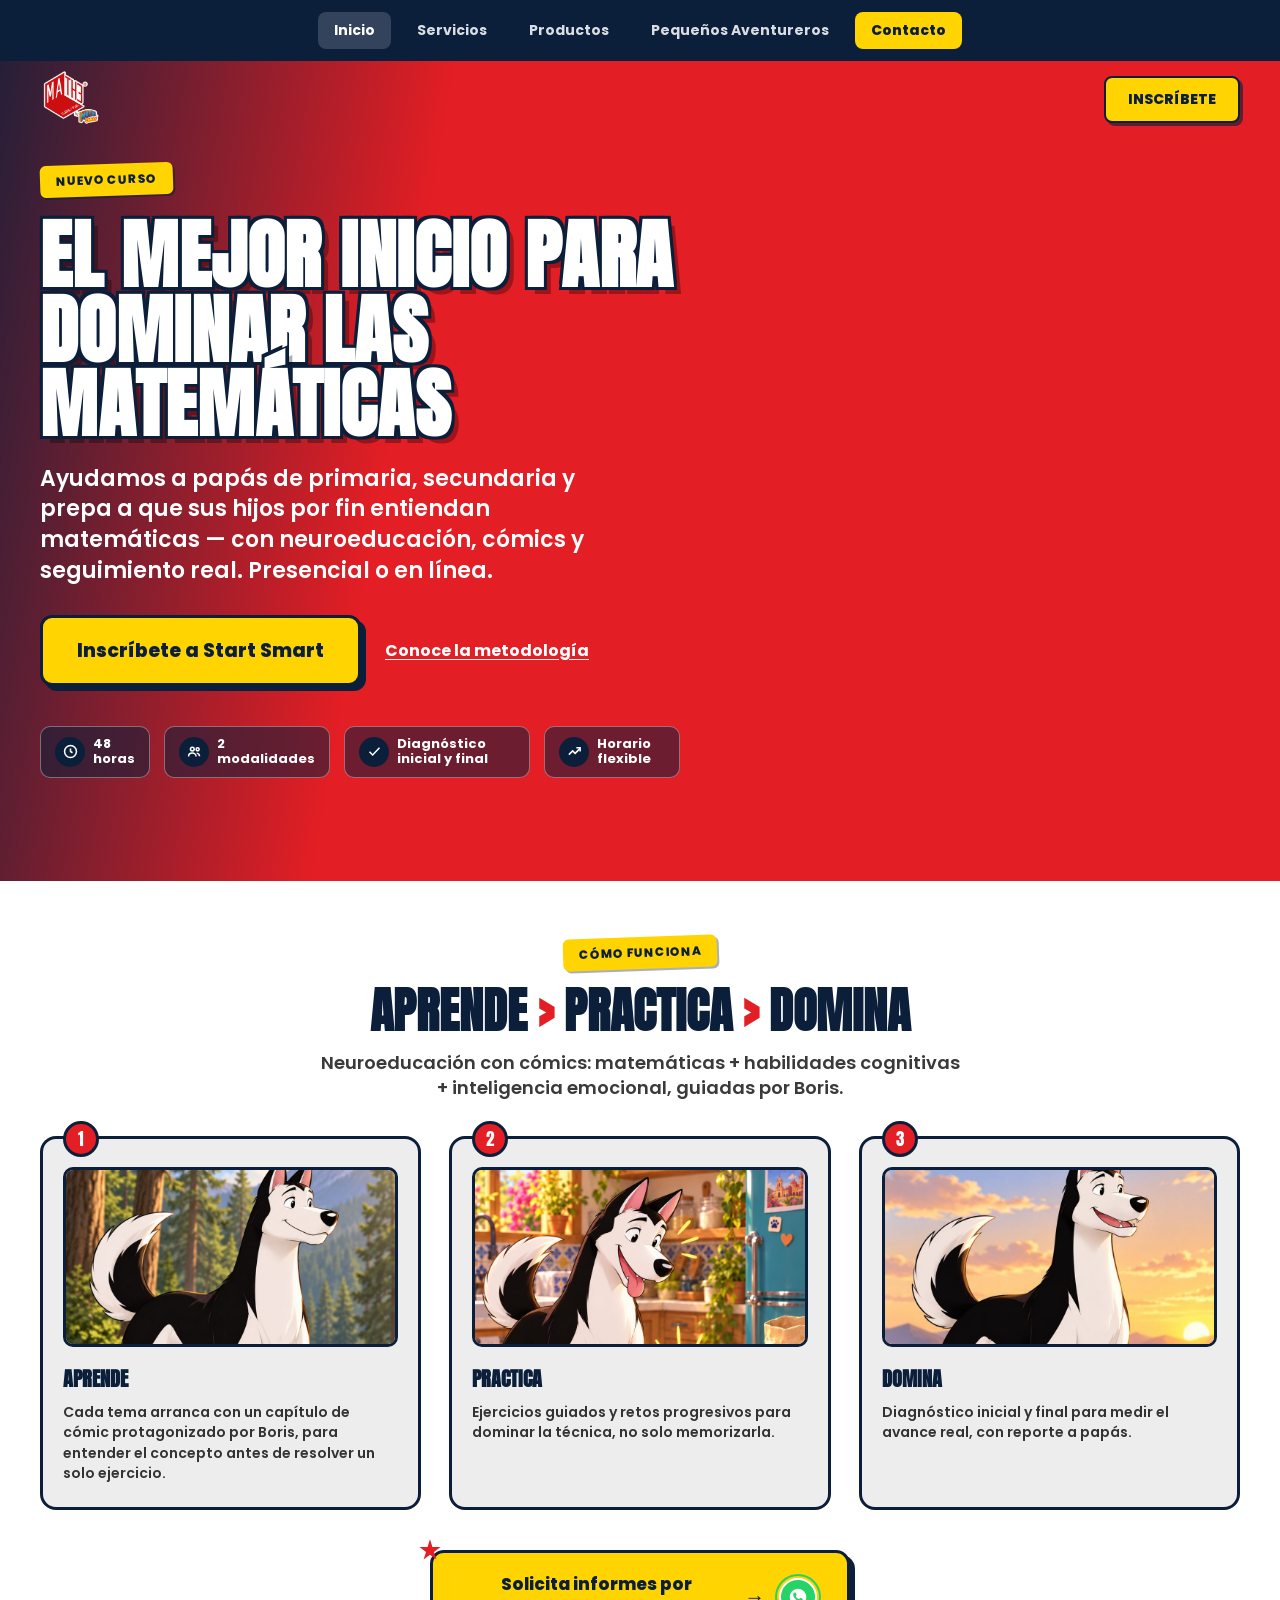
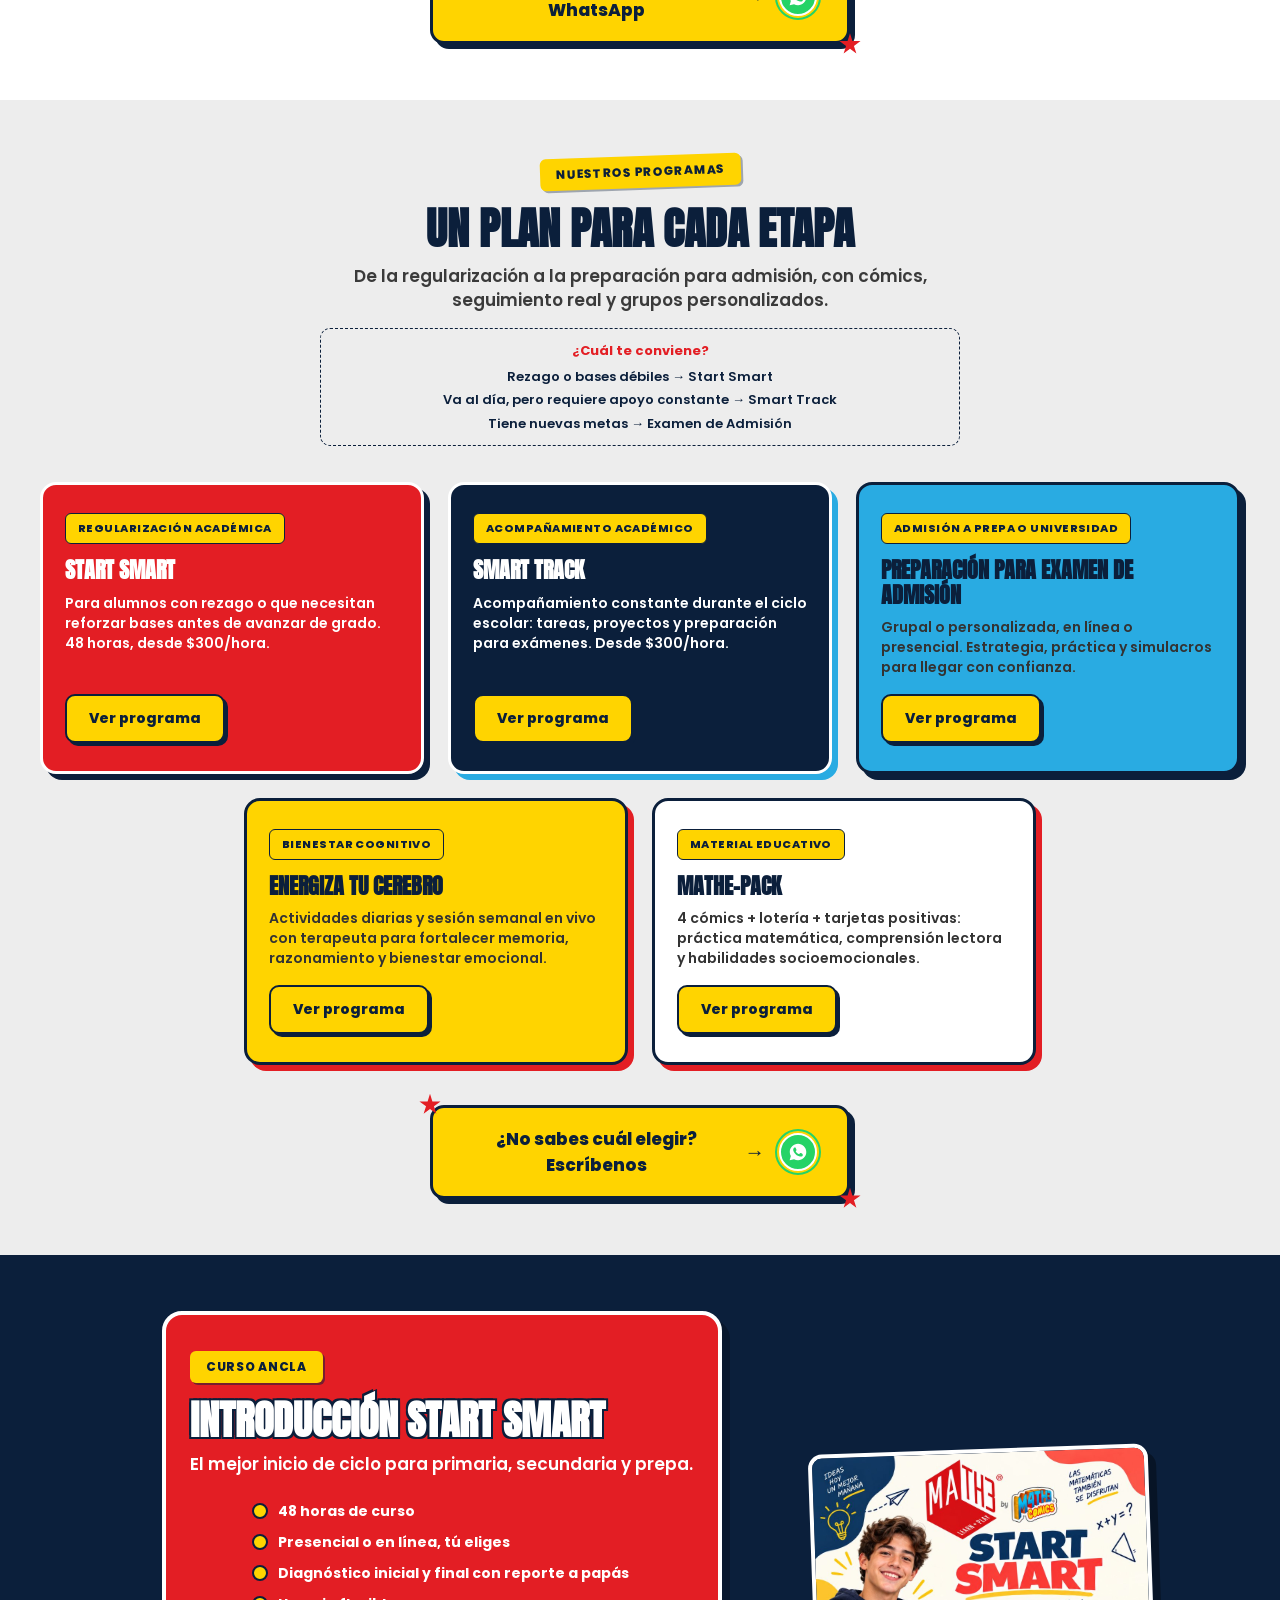
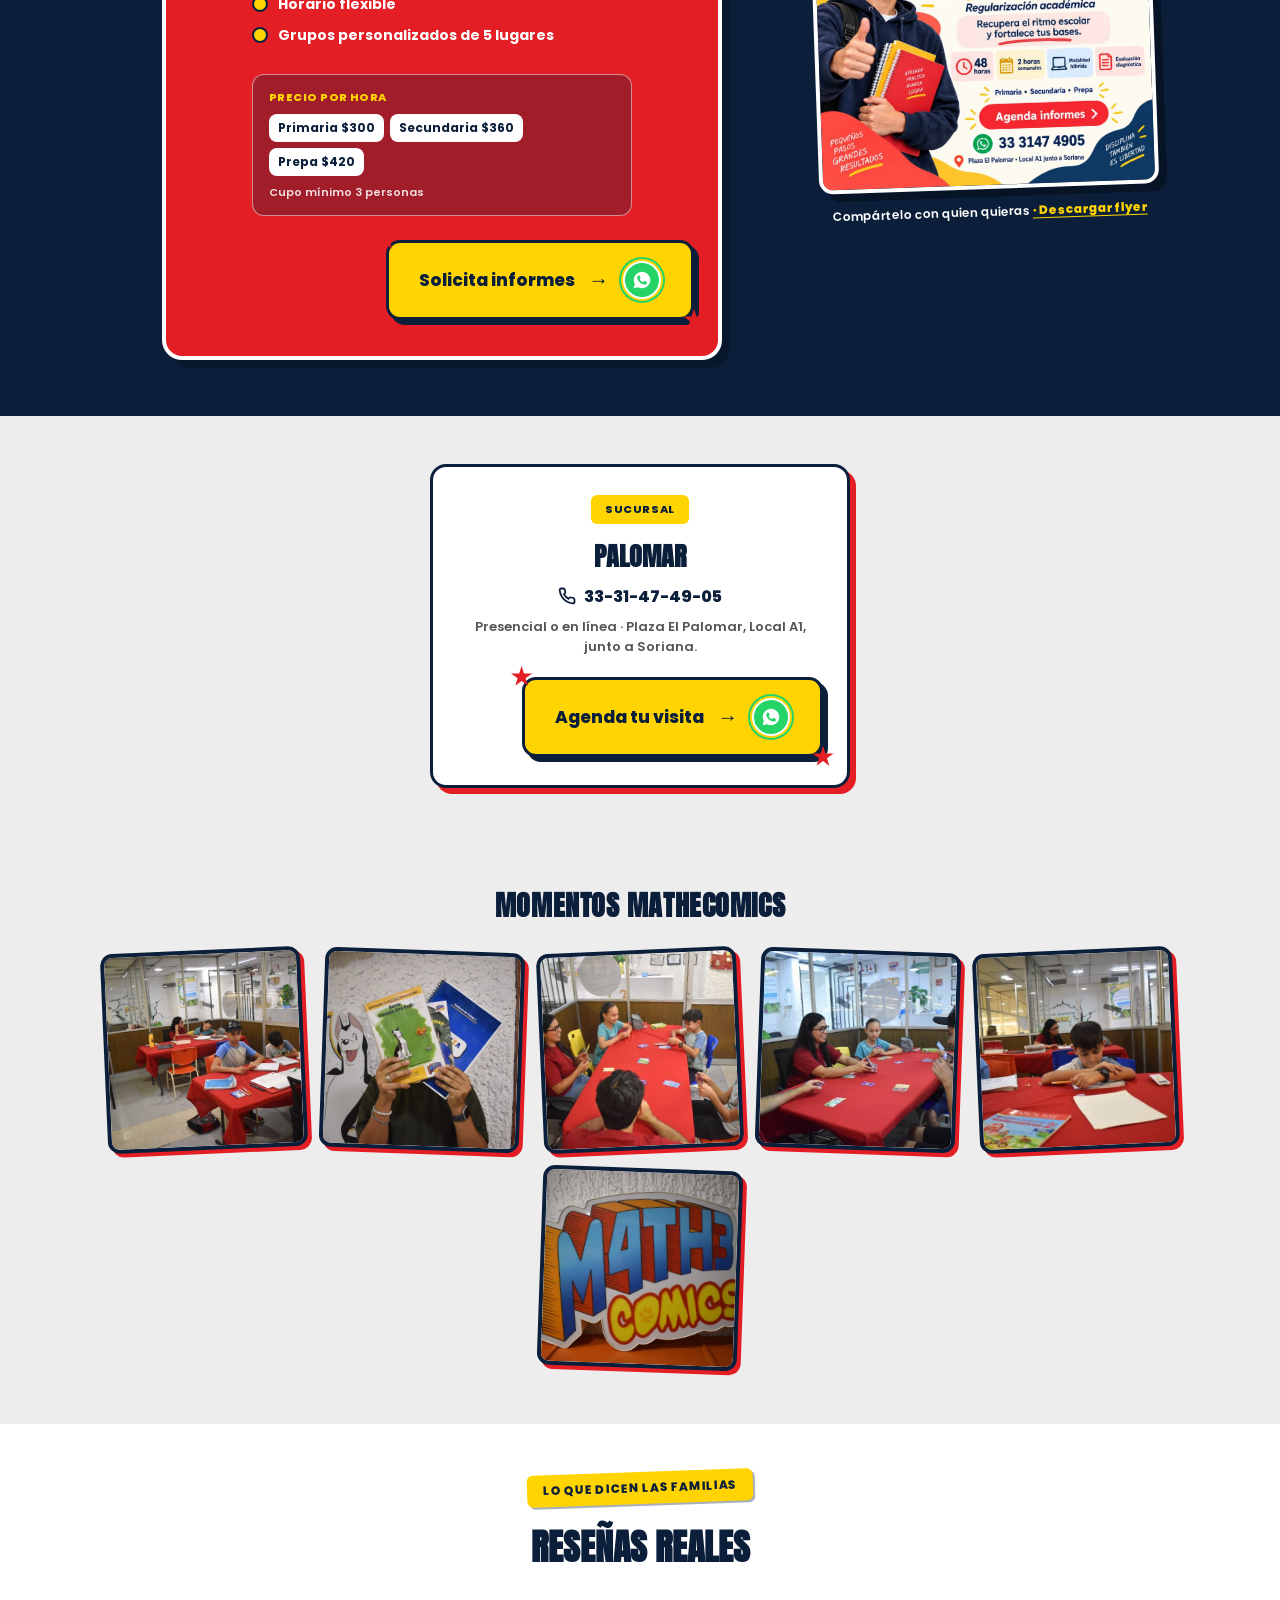
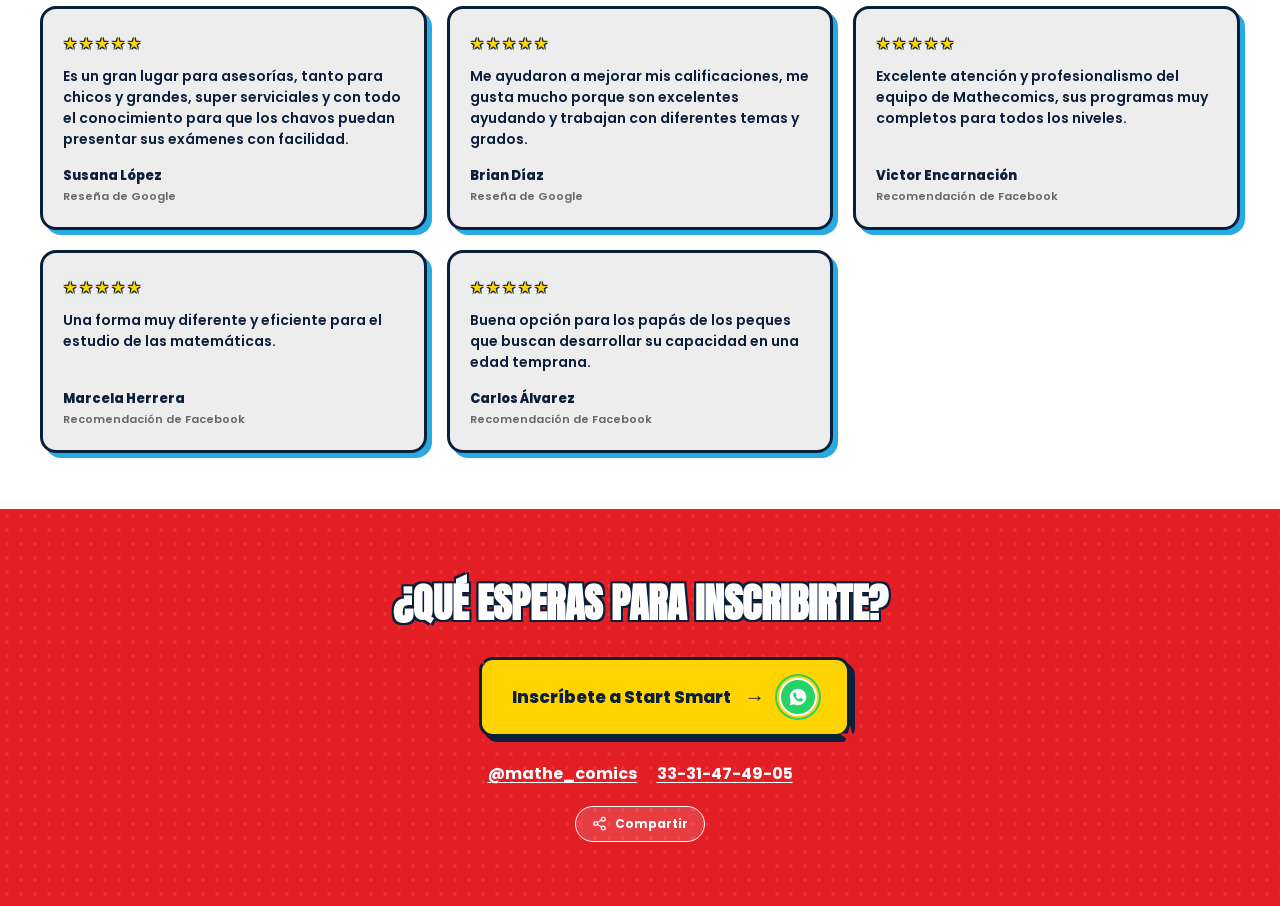
<file: index.html>
<!DOCTYPE html>
<html lang="es">
<head>
<meta charset="utf-8">
<meta name="viewport" content="width=device-width, initial-scale=1">
<title>Clases de Regularización en Matemáticas | MatheComics Palomar</title>
<meta name="description" content="Ayudamos a papás de primaria, secundaria y prepa a que sus hijos por fin entiendan matemáticas, con neuroeducación y cómics. Presencial o en línea.">
<link rel="canonical" href="https://mathe-comics.com/">

<meta property="og:type" content="website">
<meta property="og:site_name" content="MatheComics">
<meta property="og:title" content="MatheComics — El mejor inicio para dominar las matemáticas">
<meta property="og:description" content="Ayudamos a papás de primaria, secundaria y prepa a que sus hijos por fin entiendan matemáticas, con neuroeducación y cómics. Presencial o en línea.">
<meta property="og:url" content="https://mathe-comics.com/">
<meta property="og:image" content="https://mathe-comics.com/assets/fotos/portada-servicios.jpg">
<meta property="og:locale" content="es_MX">
<meta name="twitter:card" content="summary_large_image">

<link rel="preconnect" href="https://fonts.googleapis.com">
<link href="https://fonts.googleapis.com/css2?family=Anton&family=Poppins:wght@600;700;800;900&display=swap" rel="stylesheet">
<link rel="stylesheet" href="css/styles.css">

<script type="application/ld+json">
{
  "@context": "https://schema.org",
  "@type": ["LocalBusiness", "EducationalOrganization"],
  "name": "MatheComics",
  "alternateName": "Mathe Comics",
  "description": "Metodología de neuroeducación con cómics para dominar las matemáticas, en primaria, secundaria y prepa. Presencial, en línea o híbrido.",
  "url": "https://mathe-comics.com/",
  "telephone": "+523331474905",
  "image": "https://mathe-comics.com/assets/fotos/portada-servicios.jpg",
  "logo": "https://mathe-comics.com/assets/fotos/logo-mathecomics.png",
  "address": {
    "@type": "PostalAddress",
    "streetAddress": "Plaza El Palomar, Local A1, junto a Soriana",
    "addressRegion": "Jalisco",
    "addressCountry": "MX"
  },
  "sameAs": [
    "https://instagram.com/mathe_comics"
  ]
}
</script>
</head>
<body>

<nav class="sitenav" aria-label="Navegación principal">
  <a href="index.html" class="sitenav__link sitenav__link--current">Inicio</a>
  <a href="servicios.html" class="sitenav__link">Servicios</a>
  <a href="productos.html" class="sitenav__link">Productos</a>
  <a href="pequenos-aventureros.html" class="sitenav__link">Pequeños Aventureros</a>
  <a href="#contacto" class="sitenav__link sitenav__link--cta">Contacto</a>
</nav>

<section class="hero" aria-label="Presentación MatheComics">
  <div class="hero__media">
    <video class="hero__video" src="assets/videos/HeroBoris2.mp4" autoplay muted loop playsinline></video>

    <div class="hero__scrim"></div>

    <div class="hero__topbar">
      <div class="hero__brand">
        <img class="hero__brand-logo" src="assets/fotos/logo-mathecomics.png" alt="MATHE Learn + Play, by MatheComics">
      </div>
      <a href="#inscripcion" class="btn">INSCRÍBETE</a>
    </div>
  </div>

  <div class="hero__content-outer">
    <div class="hero__content">

      <span class="hero__pill">NUEVO CURSO</span>

      <h1 class="hero__title">El mejor inicio para dominar las matemáticas</h1>

      <p class="hero__subtitle">Ayudamos a papás de primaria, secundaria y prepa a que sus hijos por fin entiendan matemáticas — con neuroeducación, cómics y seguimiento real. Presencial o en línea.</p>

      <div class="hero__ctas">
        <a href="#inscripcion" class="btn hero__cta-primary">Inscríbete a Start Smart</a>
        <a href="#metodologia" class="hero__cta-secondary">Conoce la metodología</a>
      </div>

      <div class="hero__badges">
        <div class="hero__badge">
          <div class="hero__badge-icon">
            <svg viewBox="0 0 24 24" fill="none" stroke="#fff" stroke-width="2.4"><circle cx="12" cy="12" r="9.5"/><path d="M12 7v5l3.2 2"/></svg>
          </div>
          <span class="hero__badge-label">48 horas</span>
        </div>
        <div class="hero__badge">
          <div class="hero__badge-icon">
            <svg viewBox="0 0 24 24" fill="none" stroke="#fff" stroke-width="2.4"><circle cx="8.5" cy="8" r="3"/><path d="M2.5 20c0-3.3 2.7-5.5 6-5.5s6 2.2 6 5.5"/><circle cx="17" cy="8.5" r="2.4"/><path d="M15.5 14.6c2.6.4 4.5 2.2 4.5 5"/></svg>
          </div>
          <span class="hero__badge-label">2 modalidades</span>
        </div>
        <div class="hero__badge">
          <div class="hero__badge-icon">
            <svg viewBox="0 0 24 24" fill="none" stroke="#fff" stroke-width="2.4"><path d="M4 12.5l5 5L20 6"/></svg>
          </div>
          <span class="hero__badge-label">Diagnóstico inicial y final</span>
        </div>
        <div class="hero__badge">
          <div class="hero__badge-icon">
            <svg viewBox="0 0 24 24" fill="none" stroke="#fff" stroke-width="2.4"><path d="M3 17l6-6 4 4 8-8"/><path d="M15 6h6v6"/></svg>
          </div>
          <span class="hero__badge-label">Horario flexible</span>
        </div>
      </div>

    </div>
  </div>
</section>

<section class="method" id="metodologia" aria-label="Metodología">
  <div class="method__intro">
    <span class="method__pill">CÓMO FUNCIONA</span>
    <h2 class="method__heading">Aprende <span class="method__arrow">&gt;</span> Practica <span class="method__arrow">&gt;</span> Domina</h2>
    <p class="method__subtitle">Neuroeducación con cómics: matemáticas + habilidades cognitivas + inteligencia emocional, guiadas por Boris.</p>
  </div>

  <div class="method__steps reveal-group">
    <div class="method__step reveal reveal--up">
      <img class="method__photo" src="assets/fotos/method-aprende.jpg" alt="Boris explorando un sendero de montaña, comenzando el camino de aprendizaje.">
      <span class="method__number">1</span>
      <h3 class="method__step-title">Aprende</h3>
      <p class="method__step-copy">Cada tema arranca con un capítulo de cómic protagonizado por Boris, para entender el concepto antes de resolver un solo ejercicio.</p>
    </div>
    <div class="method__step reveal reveal--up">
      <img class="method__photo" src="assets/fotos/method-practica.jpg" alt="Boris midiendo tazas de harina en la cocina, practicando matemáticas de forma divertida.">
      <span class="method__number">2</span>
      <h3 class="method__step-title">Practica</h3>
      <p class="method__step-copy">Ejercicios guiados y retos progresivos para dominar la técnica, no solo memorizarla.</p>
    </div>
    <div class="method__step reveal reveal--up">
      <img class="method__photo" src="assets/fotos/method-domina.jpg" alt="Boris en la cima de una montaña al atardecer, celebrando haber dominado el reto.">
      <span class="method__number">3</span>
      <h3 class="method__step-title">Domina</h3>
      <p class="method__step-copy">Diagnóstico inicial y final para medir el avance real, con reporte a papás.</p>
    </div>
  </div>

  <div class="method__cta-wrap">
    <a href="https://wa.me/523331474905?text=Hola%2C%20quiero%20m%C3%A1s%20informaci%C3%B3n%20sobre%20MatheComics" class="btn method__cta cta-wa" target="_blank" rel="noopener">
      <span class="cta-wa__icon"><svg viewBox="0 0 24 24" fill="#fff"><path d="M12.04 2C6.58 2 2.13 6.45 2.13 11.91c0 1.77.46 3.45 1.28 4.94L2 22l5.25-1.38a9.87 9.87 0 0 0 4.79 1.22h.01c5.46 0 9.91-4.45 9.91-9.91S17.5 2 12.04 2Zm5.8 14.14c-.24.68-1.4 1.32-1.93 1.36-.5.05-1.03.24-3.47-.72-2.94-1.16-4.83-4.13-4.98-4.32-.15-.2-1.19-1.58-1.19-3.02 0-1.44.75-2.14 1.02-2.44.27-.29.58-.36.78-.36.19 0 .39 0 .56.01.18.01.42-.07.65.5.24.58.82 2.01.89 2.15.07.15.11.32.02.51-.09.2-.14.32-.27.49-.14.17-.29.38-.41.51-.14.14-.28.29-.12.57.15.28.68 1.13 1.47 1.83 1.01.9 1.87 1.18 2.15 1.31.28.14.44.12.6-.07.17-.19.71-.83.9-1.11.19-.28.38-.24.63-.14.26.09 1.65.78 1.93.92.28.14.47.21.54.33.07.12.07.66-.17 1.35Z"/></svg></span>
      <span class="cta-wa__label">Solicita informes por WhatsApp</span>
      <span class="cta-wa__arrow">→</span>
    </a>
  </div>
</section>

<section class="services" id="programas" aria-label="Programas y servicios">
  <div class="services__intro">
    <span class="services__pill">NUESTROS PROGRAMAS</span>
    <h2 class="services__heading">Un plan para cada etapa</h2>
    <p class="services__subtitle">De la regularización a la preparación para admisión, con cómics, seguimiento real y grupos personalizados.</p>
    <div class="services__guide">
      <strong>¿Cuál te conviene?</strong>
      <ul>
        <li>Rezago o bases débiles → Start Smart</li>
        <li>Va al día, pero requiere apoyo constante → Smart Track</li>
        <li>Tiene nuevas metas → Examen de Admisión</li>
      </ul>
    </div>
  </div>

  <div class="services__grid reveal-group">

    <div class="services__card services__card--red reveal reveal--up">
      <span class="services__card-pill">Regularización académica</span>
      <h3 class="services__card-title">Start Smart</h3>
      <p class="services__card-copy">Para alumnos con rezago o que necesitan reforzar bases antes de avanzar de grado. 48 horas, desde $300/hora.</p>
      <a href="servicios.html#start-smart" class="btn services__cta">Ver programa</a>
    </div>

    <div class="services__card services__card--navy reveal reveal--up">
      <span class="services__card-pill">Acompañamiento académico</span>
      <h3 class="services__card-title">Smart Track</h3>
      <p class="services__card-copy">Acompañamiento constante durante el ciclo escolar: tareas, proyectos y preparación para exámenes. Desde $300/hora.</p>
      <a href="servicios.html#smart-track" class="btn services__cta">Ver programa</a>
    </div>

    <div class="services__card services__card--sky reveal reveal--up">
      <span class="services__card-pill">Admisión a prepa o universidad</span>
      <h3 class="services__card-title">Preparación para Examen de Admisión</h3>
      <p class="services__card-copy">Grupal o personalizada, en línea o presencial. Estrategia, práctica y simulacros para llegar con confianza.</p>
      <a href="servicios.html#examen-admision" class="btn services__cta">Ver programa</a>
    </div>

    <div class="services__card services__card--yellow reveal reveal--up">
      <span class="services__card-pill">Bienestar cognitivo</span>
      <h3 class="services__card-title">Energiza tu Cerebro</h3>
      <p class="services__card-copy">Actividades diarias y sesión semanal en vivo con terapeuta para fortalecer memoria, razonamiento y bienestar emocional.</p>
      <a href="servicios.html#energiza" class="btn services__cta">Ver programa</a>
    </div>

    <div class="services__card reveal reveal--up">
      <span class="services__card-pill">Material educativo</span>
      <h3 class="services__card-title">Mathe-Pack</h3>
      <p class="services__card-copy">4 cómics + lotería + tarjetas positivas: práctica matemática, comprensión lectora y habilidades socioemocionales.</p>
      <a href="servicios.html#mathe-pack" class="btn services__cta">Ver programa</a>
    </div>

  </div>

  <div class="method__cta-wrap">
    <a href="https://wa.me/523331474905?text=Hola%2C%20no%20s%C3%A9%20qu%C3%A9%20programa%20me%20conviene%2C%20%C2%BFme%20ayudan%20a%20elegir%3F" class="btn method__cta cta-wa" target="_blank" rel="noopener">
      <span class="cta-wa__icon"><svg viewBox="0 0 24 24" fill="#fff"><path d="M12.04 2C6.58 2 2.13 6.45 2.13 11.91c0 1.77.46 3.45 1.28 4.94L2 22l5.25-1.38a9.87 9.87 0 0 0 4.79 1.22h.01c5.46 0 9.91-4.45 9.91-9.91S17.5 2 12.04 2Zm5.8 14.14c-.24.68-1.4 1.32-1.93 1.36-.5.05-1.03.24-3.47-.72-2.94-1.16-4.83-4.13-4.98-4.32-.15-.2-1.19-1.58-1.19-3.02 0-1.44.75-2.14 1.02-2.44.27-.29.58-.36.78-.36.19 0 .39 0 .56.01.18.01.42-.07.65.5.24.58.82 2.01.89 2.15.07.15.11.32.02.51-.09.2-.14.32-.27.49-.14.17-.29.38-.41.51-.14.14-.28.29-.12.57.15.28.68 1.13 1.47 1.83 1.01.9 1.87 1.18 2.15 1.31.28.14.44.12.6-.07.17-.19.71-.83.9-1.11.19-.28.38-.24.63-.14.26.09 1.65.78 1.93.92.28.14.47.21.54.33.07.12.07.66-.17 1.35Z"/></svg></span>
      <span class="cta-wa__label">¿No sabes cuál elegir? Escríbenos</span>
      <span class="cta-wa__arrow">→</span>
    </a>
  </div>
</section>

<section class="program" id="inscripcion" aria-label="Programa Start Smart">
  <div class="program__inner">
    <div class="program__card reveal reveal--left">
      <span class="program__pill">CURSO ANCLA</span>
      <h2 class="program__title">Introducción Start Smart</h2>
      <p class="program__subtitle">El mejor inicio de ciclo para primaria, secundaria y prepa.</p>

      <ul class="program__features">
        <li>48 horas de curso</li>
        <li>Presencial o en línea, tú eliges</li>
        <li>Diagnóstico inicial y final con reporte a papás</li>
        <li>Horario flexible</li>
        <li>Grupos personalizados de 5 lugares</li>
      </ul>

      <div class="program__price">
        <span class="program__price-label">Precio por hora</span>
        <div class="program__price-chips">
          <span>Primaria $300</span>
          <span>Secundaria $360</span>
          <span>Prepa $420</span>
        </div>
        <span class="program__price-note">Cupo mínimo 3 personas</span>
      </div>

      <a href="https://wa.me/523331474905?text=Hola%2C%20quiero%20informaci%C3%B3n%20sobre%20Start%20Smart" class="btn program__cta cta-wa" target="_blank" rel="noopener">
        <span class="cta-wa__icon"><svg viewBox="0 0 24 24" fill="#fff"><path d="M12.04 2C6.58 2 2.13 6.45 2.13 11.91c0 1.77.46 3.45 1.28 4.94L2 22l5.25-1.38a9.87 9.87 0 0 0 4.79 1.22h.01c5.46 0 9.91-4.45 9.91-9.91S17.5 2 12.04 2Zm5.8 14.14c-.24.68-1.4 1.32-1.93 1.36-.5.05-1.03.24-3.47-.72-2.94-1.16-4.83-4.13-4.98-4.32-.15-.2-1.19-1.58-1.19-3.02 0-1.44.75-2.14 1.02-2.44.27-.29.58-.36.78-.36.19 0 .39 0 .56.01.18.01.42-.07.65.5.24.58.82 2.01.89 2.15.07.15.11.32.02.51-.09.2-.14.32-.27.49-.14.17-.29.38-.41.51-.14.14-.28.29-.12.57.15.28.68 1.13 1.47 1.83 1.01.9 1.87 1.18 2.15 1.31.28.14.44.12.6-.07.17-.19.71-.83.9-1.11.19-.28.38-.24.63-.14.26.09 1.65.78 1.93.92.28.14.47.21.54.33.07.12.07.66-.17 1.35Z"/></svg></span>
        <span class="cta-wa__label">Solicita informes</span>
        <span class="cta-wa__arrow">→</span>
      </a>
    </div>

    <figure class="program__flyer reveal reveal--right">
      <img src="assets/fotos/StartSmart-2026.jpg" alt="Flyer del curso Introducción Start Smart: 48 horas, 2 horas semanales, modalidad híbrida, evaluación diagnóstica, para primaria, secundaria y prepa. Plaza El Palomar, Local A1 junto a Soriana, WhatsApp 33-31-47-49-05.">
      <figcaption class="program__flyer-caption">
        Compártelo con quien quieras <a href="assets/fotos/StartSmart-2026.jpg" download>· Descargar flyer</a>
      </figcaption>
    </figure>
  </div>
</section>

<section class="branch" aria-label="Sucursal">
  <div class="branch__card reveal reveal--up">
    <span class="branch__pill">SUCURSAL</span>
    <h2 class="branch__title">Palomar</h2>
    <p class="branch__phone">
      <svg viewBox="0 0 24 24" fill="none" stroke="currentColor" stroke-width="2.4" width="18" height="18"><path d="M22 16.9v3a2 2 0 0 1-2.2 2 19.8 19.8 0 0 1-8.6-3 19.5 19.5 0 0 1-6-6 19.8 19.8 0 0 1-3-8.7A2 2 0 0 1 4.1 2h3a2 2 0 0 1 2 1.7c.1.9.3 1.8.6 2.7a2 2 0 0 1-.5 2.1L8 9.7a16 16 0 0 0 6 6l1.2-1.2a2 2 0 0 1 2.1-.5c.9.3 1.8.5 2.7.6a2 2 0 0 1 1.7 2Z"/></svg>
      33-31-47-49-05
    </p>
    <p class="branch__note">Presencial o en línea · Plaza El Palomar, Local A1, junto a Soriana.</p>
    <a href="https://wa.me/523331474905?text=Hola%2C%20quiero%20agendar%20una%20visita%20a%20la%20sucursal%20Palomar" class="branch__cta cta-wa" target="_blank" rel="noopener">
      <span class="cta-wa__icon"><svg viewBox="0 0 24 24" fill="#fff"><path d="M12.04 2C6.58 2 2.13 6.45 2.13 11.91c0 1.77.46 3.45 1.28 4.94L2 22l5.25-1.38a9.87 9.87 0 0 0 4.79 1.22h.01c5.46 0 9.91-4.45 9.91-9.91S17.5 2 12.04 2Zm5.8 14.14c-.24.68-1.4 1.32-1.93 1.36-.5.05-1.03.24-3.47-.72-2.94-1.16-4.83-4.13-4.98-4.32-.15-.2-1.19-1.58-1.19-3.02 0-1.44.75-2.14 1.02-2.44.27-.29.58-.36.78-.36.19 0 .39 0 .56.01.18.01.42-.07.65.5.24.58.82 2.01.89 2.15.07.15.11.32.02.51-.09.2-.14.32-.27.49-.14.17-.29.38-.41.51-.14.14-.28.29-.12.57.15.28.68 1.13 1.47 1.83 1.01.9 1.87 1.18 2.15 1.31.28.14.44.12.6-.07.17-.19.71-.83.9-1.11.19-.28.38-.24.63-.14.26.09 1.65.78 1.93.92.28.14.47.21.54.33.07.12.07.66-.17 1.35Z"/></svg></span>
      <span class="cta-wa__label">Agenda tu visita</span>
      <span class="cta-wa__arrow">→</span>
    </a>
  </div>
</section>

<section class="gallery" aria-label="Momentos MatheComics">
  <h2 class="gallery__title">Momentos MatheComics</h2>
  <div class="gallery__strip">
    <img class="gallery__photo" src="assets/fotos/momento-1.jpg" alt="Sesión grupal en la sucursal MatheComics Palomar.">
    <img class="gallery__photo" src="assets/fotos/momento-2.jpg" alt="Alumno con material MatheComics frente al mural de la marca.">
    <img class="gallery__photo" src="assets/fotos/momento-3.jpg" alt="Grupo de alumnos jugando juntos en mesa roja.">
    <img class="gallery__photo" src="assets/fotos/momento-4.jpg" alt="Detalle de cartas de juego durante una dinámica grupal.">
    <img class="gallery__photo" src="assets/fotos/momento-5.jpg" alt="Tutora acompañando a un alumno de forma personalizada.">
    <img class="gallery__photo" src="assets/fotos/momento-6.jpg" alt="Logo de MatheComics en la sucursal Palomar.">
  </div>
</section>

<section class="testimonials" id="testimonios" aria-label="Testimonios">
  <div class="testimonials__intro">
    <span class="testimonials__pill">LO QUE DICEN LAS FAMILIAS</span>
    <h2 class="testimonials__heading">Reseñas reales</h2>
  </div>

  <div class="testimonials__grid reveal-group">

    <figure class="testimonials__card reveal reveal--up">
      <div class="testimonials__stars">★★★★★</div>
      <blockquote>Es un gran lugar para asesorías, tanto para chicos y grandes, super serviciales y con todo el conocimiento para que los chavos puedan presentar sus exámenes con facilidad.</blockquote>
      <figcaption>
        <span class="testimonials__name">Susana López</span>
        <span class="testimonials__source">Reseña de Google</span>
      </figcaption>
    </figure>

    <figure class="testimonials__card reveal reveal--up">
      <div class="testimonials__stars">★★★★★</div>
      <blockquote>Me ayudaron a mejorar mis calificaciones, me gusta mucho porque son excelentes ayudando y trabajan con diferentes temas y grados.</blockquote>
      <figcaption>
        <span class="testimonials__name">Brian Díaz</span>
        <span class="testimonials__source">Reseña de Google</span>
      </figcaption>
    </figure>

    <figure class="testimonials__card reveal reveal--up">
      <div class="testimonials__stars">★★★★★</div>
      <blockquote>Excelente atención y profesionalismo del equipo de Mathecomics, sus programas muy completos para todos los niveles.</blockquote>
      <figcaption>
        <span class="testimonials__name">Victor Encarnación</span>
        <span class="testimonials__source">Recomendación de Facebook</span>
      </figcaption>
    </figure>

    <figure class="testimonials__card reveal reveal--up">
      <div class="testimonials__stars">★★★★★</div>
      <blockquote>Una forma muy diferente y eficiente para el estudio de las matemáticas.</blockquote>
      <figcaption>
        <span class="testimonials__name">Marcela Herrera</span>
        <span class="testimonials__source">Recomendación de Facebook</span>
      </figcaption>
    </figure>

    <figure class="testimonials__card reveal reveal--up">
      <div class="testimonials__stars">★★★★★</div>
      <blockquote>Buena opción para los papás de los peques que buscan desarrollar su capacidad en una edad temprana.</blockquote>
      <figcaption>
        <span class="testimonials__name">Carlos Álvarez</span>
        <span class="testimonials__source">Recomendación de Facebook</span>
      </figcaption>
    </figure>

  </div>
</section>

<section class="closer" id="contacto" aria-label="Contacto">
  <div class="closer__halftone"></div>
  <h2 class="closer__title">¿Qué esperas para inscribirte?</h2>
  <div class="closer__cta-wrap">
    <a href="https://wa.me/523331474905?text=Hola%2C%20quiero%20informaci%C3%B3n%20sobre%20Start%20Smart" class="btn closer__cta cta-wa" target="_blank" rel="noopener">
      <span class="cta-wa__icon"><svg viewBox="0 0 24 24" fill="#fff"><path d="M12.04 2C6.58 2 2.13 6.45 2.13 11.91c0 1.77.46 3.45 1.28 4.94L2 22l5.25-1.38a9.87 9.87 0 0 0 4.79 1.22h.01c5.46 0 9.91-4.45 9.91-9.91S17.5 2 12.04 2Zm5.8 14.14c-.24.68-1.4 1.32-1.93 1.36-.5.05-1.03.24-3.47-.72-2.94-1.16-4.83-4.13-4.98-4.32-.15-.2-1.19-1.58-1.19-3.02 0-1.44.75-2.14 1.02-2.44.27-.29.58-.36.78-.36.19 0 .39 0 .56.01.18.01.42-.07.65.5.24.58.82 2.01.89 2.15.07.15.11.32.02.51-.09.2-.14.32-.27.49-.14.17-.29.38-.41.51-.14.14-.28.29-.12.57.15.28.68 1.13 1.47 1.83 1.01.9 1.87 1.18 2.15 1.31.28.14.44.12.6-.07.17-.19.71-.83.9-1.11.19-.28.38-.24.63-.14.26.09 1.65.78 1.93.92.28.14.47.21.54.33.07.12.07.66-.17 1.35Z"/></svg></span>
      <span class="cta-wa__label">Inscríbete a Start Smart</span>
      <span class="cta-wa__arrow">→</span>
    </a>
  </div>
  <div class="closer__social">
    <a href="https://instagram.com/mathe_comics" target="_blank" rel="noopener">@mathe_comics</a>
    <a href="tel:+523331474905">33-31-47-49-05</a>
  </div>
  <button type="button" class="share-btn" data-share-title="MatheComics" data-share-text="El mejor inicio para dominar las matemáticas, con neuroeducación y cómics." data-share-url="https://mathe-comics.com/">
    <svg viewBox="0 0 24 24" fill="none" stroke="currentColor" stroke-width="2"><circle cx="18" cy="5" r="3"/><circle cx="6" cy="12" r="3"/><circle cx="18" cy="19" r="3"/><path d="M8.6 10.5l6.8-4M8.6 13.5l6.8 4"/></svg>
    <span class="share-btn__label">Compartir</span>
  </button>
</section>

<a href="https://wa.me/523331474905?text=Hola%2C%20quiero%20m%C3%A1s%20informaci%C3%B3n%20sobre%20MatheComics" class="sticky-cta" target="_blank" rel="noopener" aria-label="Escríbenos por WhatsApp">
  <svg viewBox="0 0 24 24" fill="#fff"><path d="M12.04 2C6.58 2 2.13 6.45 2.13 11.91c0 1.77.46 3.45 1.28 4.94L2 22l5.25-1.38a9.87 9.87 0 0 0 4.79 1.22h.01c5.46 0 9.91-4.45 9.91-9.91S17.5 2 12.04 2Zm5.8 14.14c-.24.68-1.4 1.32-1.93 1.36-.5.05-1.03.24-3.47-.72-2.94-1.16-4.83-4.13-4.98-4.32-.15-.2-1.19-1.58-1.19-3.02 0-1.44.75-2.14 1.02-2.44.27-.29.58-.36.78-.36.19 0 .39 0 .56.01.18.01.42-.07.65.5.24.58.82 2.01.89 2.15.07.15.11.32.02.51-.09.2-.14.32-.27.49-.14.17-.29.38-.41.51-.14.14-.28.29-.12.57.15.28.68 1.13 1.47 1.83 1.01.9 1.87 1.18 2.15 1.31.28.14.44.12.6-.07.17-.19.71-.83.9-1.11.19-.28.38-.24.63-.14.26.09 1.65.78 1.93.92.28.14.47.21.54.33.07.12.07.66-.17 1.35Z"/></svg>
  <span>Escríbenos por WhatsApp</span>
</a>

<script src="js/main.js"></script>
</body>
</html>
</file>
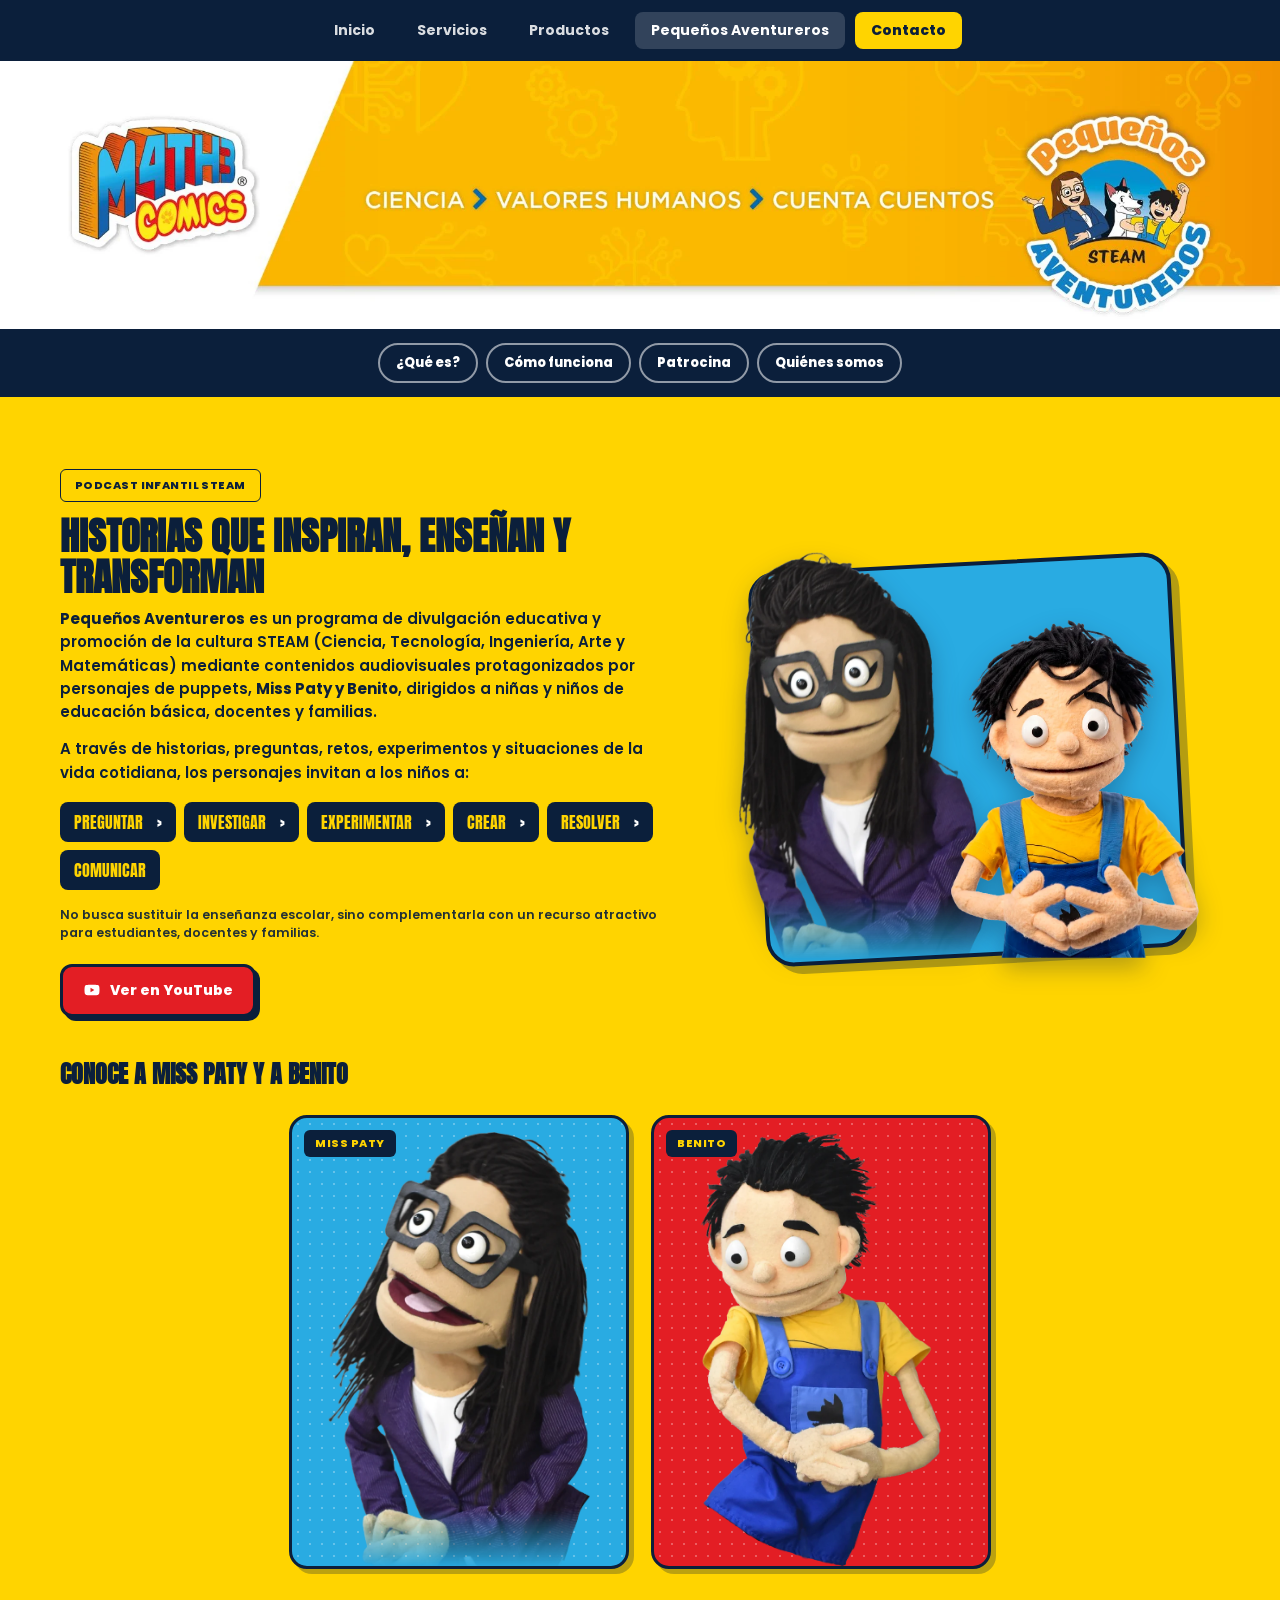
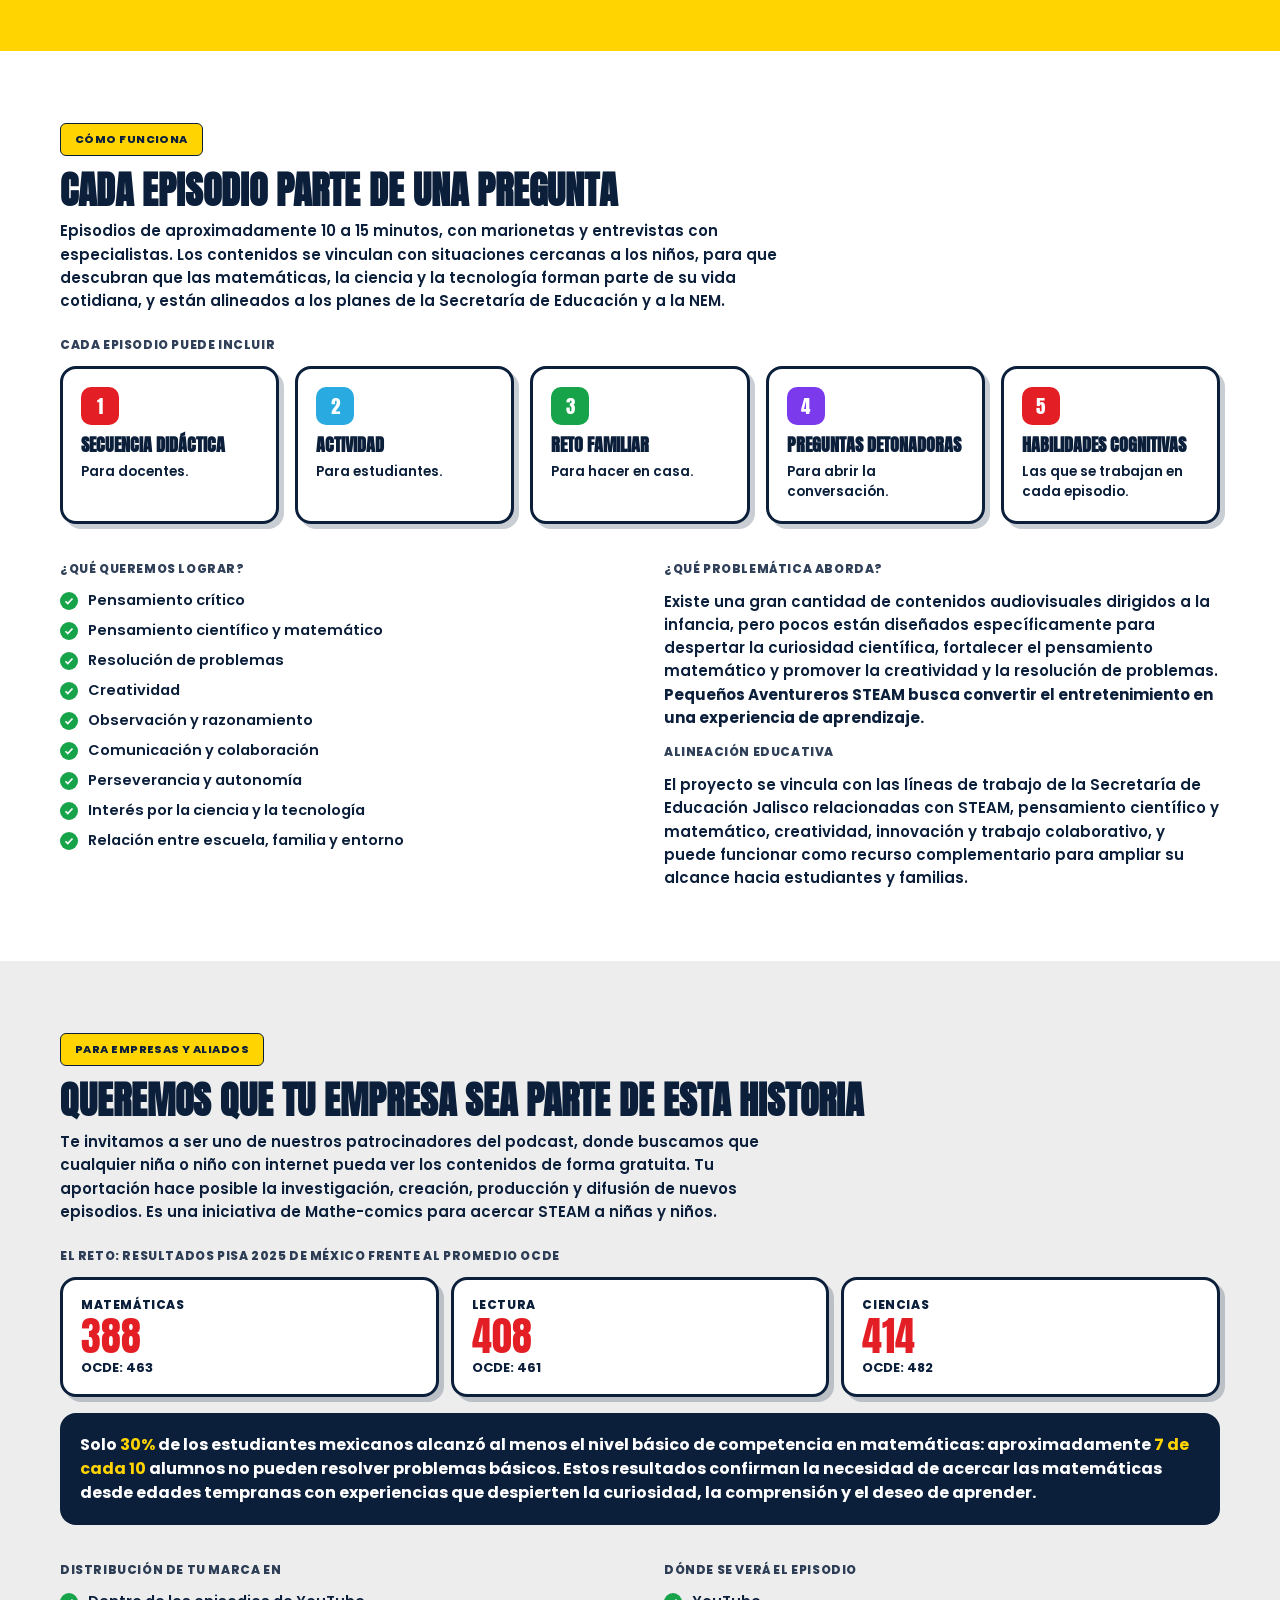
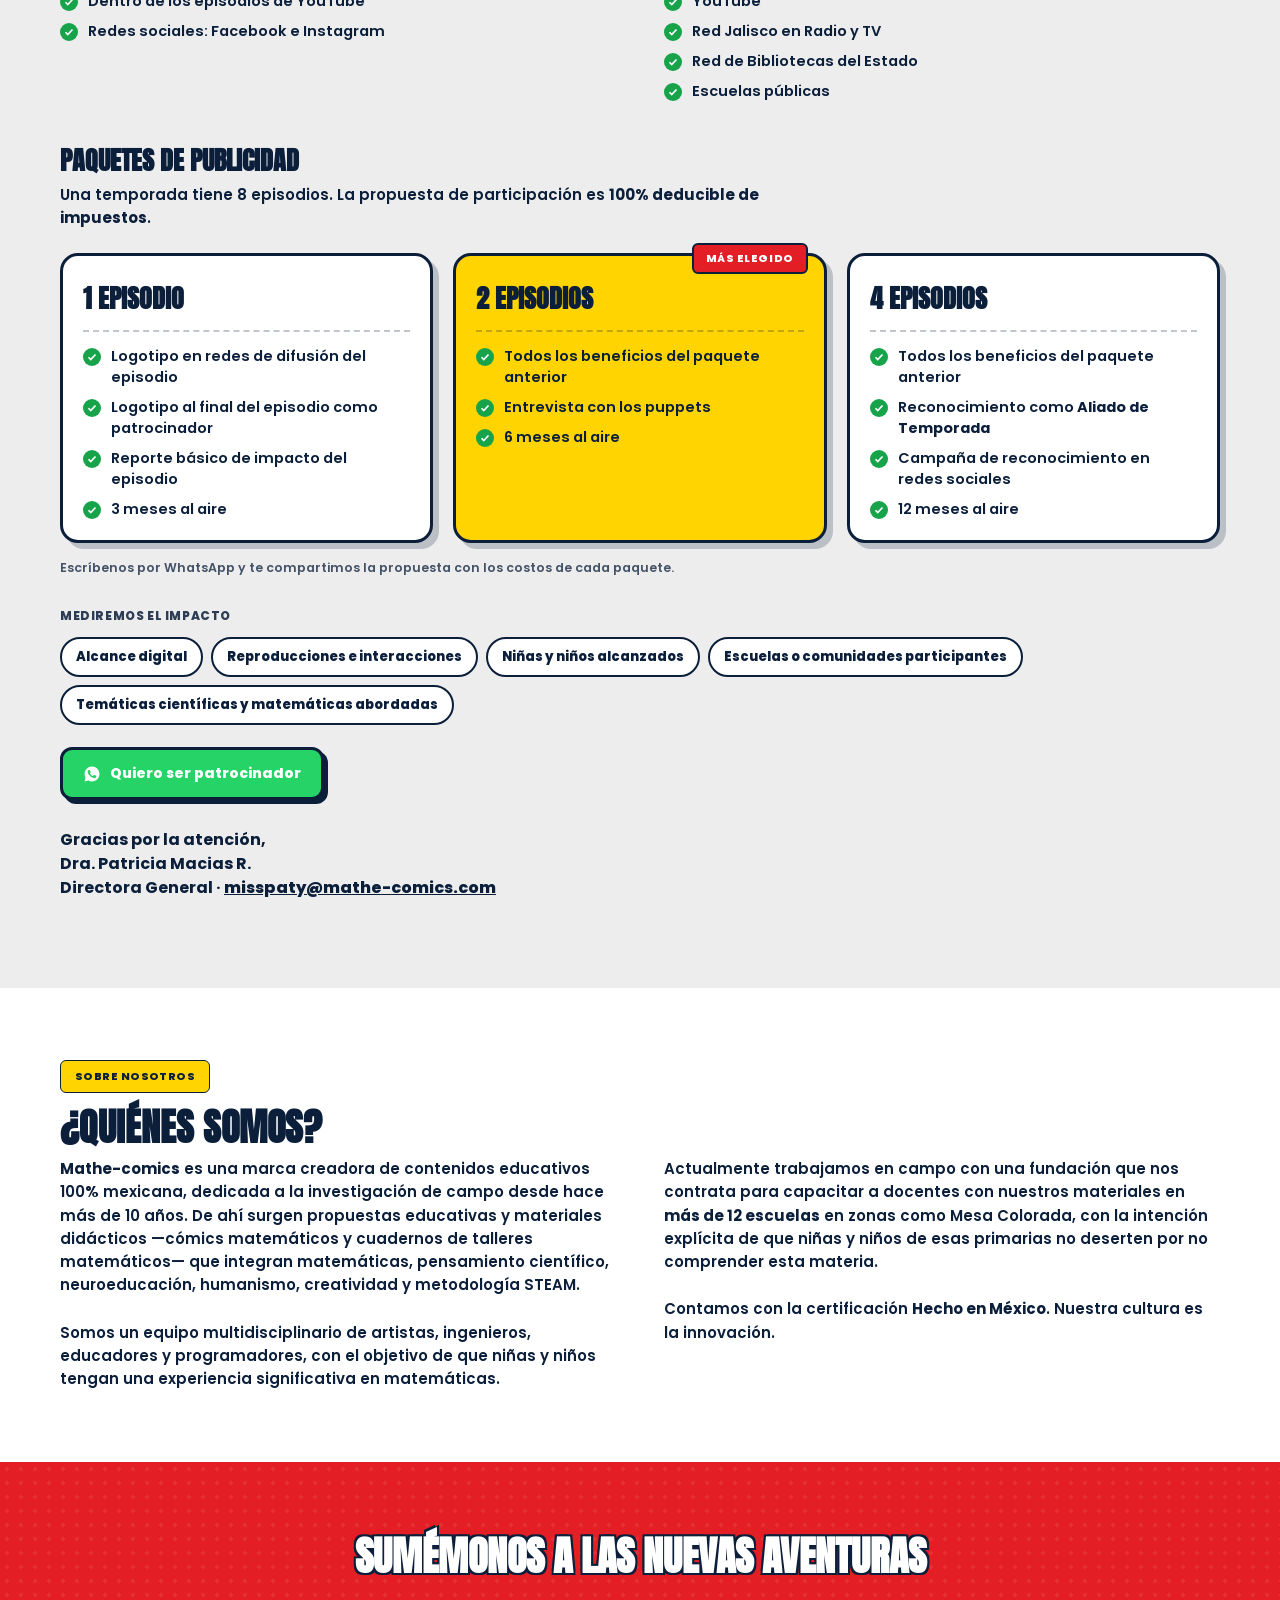
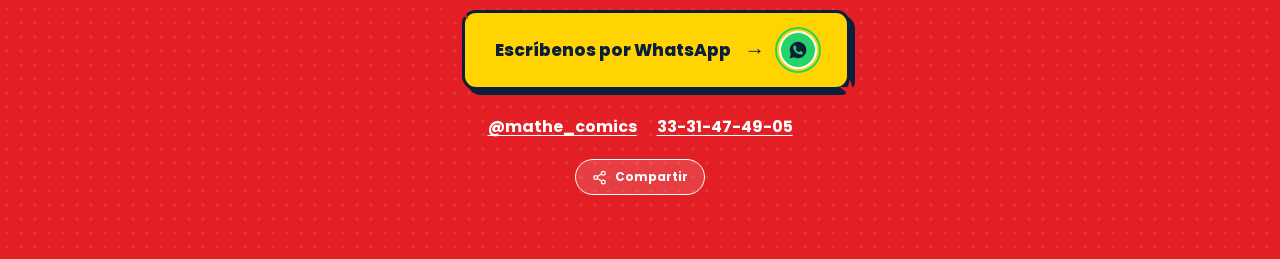
<file: pequenos-aventureros.html>
<!DOCTYPE html>
<html lang="es">
<head>
<meta charset="utf-8">
<meta name="viewport" content="width=device-width, initial-scale=1">
<title>Pequeños Aventureros STEAM — MatheComics</title>
<meta name="description" content="Pequeños Aventureros STEAM: podcast infantil gratuito con marionetas para despertar la curiosidad por la ciencia y las matemáticas. Para escuelas, bibliotecas, familias y patrocinadores.">
<link rel="canonical" href="https://mathe-comics.com/pequenos-aventureros.html">

<meta property="og:type" content="website">
<meta property="og:site_name" content="MatheComics">
<meta property="og:title" content="Pequeños Aventureros STEAM — MatheComics">
<meta property="og:description" content="Podcast infantil gratuito con marionetas para despertar la curiosidad por la ciencia y las matemáticas. Una iniciativa de MatheComics.">
<meta property="og:url" content="https://mathe-comics.com/pequenos-aventureros.html">
<meta property="og:image" content="https://mathe-comics.com/assets/fotos/aventureros/banner-pequenos-aventureros.webp">
<meta property="og:locale" content="es_MX">
<meta name="twitter:card" content="summary_large_image">

<link rel="preconnect" href="https://fonts.googleapis.com">
<link href="https://fonts.googleapis.com/css2?family=Anton&family=Poppins:wght@600;700;800;900&display=swap" rel="stylesheet">
<link rel="stylesheet" href="css/styles.css">
<link rel="stylesheet" href="css/paginas.css">

<script type="application/ld+json">
{
  "@context": "https://schema.org",
  "@type": "PodcastSeries",
  "name": "Pequeños Aventureros STEAM",
  "description": "Podcast infantil STEAM de 10 a 15 minutos por episodio, con marionetas y entrevistas con especialistas, para niñas y niños de 3 a 12 años.",
  "url": "https://mathe-comics.com/pequenos-aventureros.html",
  "image": "https://mathe-comics.com/assets/fotos/aventureros/banner-pequenos-aventureros.webp",
  "inLanguage": "es-MX",
  "sameAs": "https://youtube.com/@pequenosaventureros-steam",
  "publisher": { "@type": "Organization", "name": "MatheComics", "url": "https://mathe-comics.com/" }
}
</script>
</head>
<body>

<svg width="0" height="0" style="position:absolute" aria-hidden="true">
  <symbol id="wa" viewBox="0 0 24 24"><path fill="currentColor" d="M12.04 2C6.58 2 2.13 6.45 2.13 11.91c0 1.77.46 3.45 1.28 4.94L2 22l5.25-1.38a9.87 9.87 0 0 0 4.79 1.22h.01c5.46 0 9.91-4.45 9.91-9.91S17.5 2 12.04 2Zm5.8 14.14c-.24.68-1.4 1.32-1.93 1.36-.5.05-1.03.24-3.47-.72-2.94-1.16-4.83-4.13-4.98-4.32-.15-.2-1.19-1.58-1.19-3.02 0-1.44.75-2.14 1.02-2.44.27-.29.58-.36.78-.36.19 0 .39 0 .56.01.18.01.42-.07.65.5.24.58.82 2.01.89 2.15.07.15.11.32.02.51-.09.2-.14.32-.27.49-.14.17-.29.38-.41.51-.14.14-.28.29-.12.57.15.28.68 1.13 1.47 1.83 1.01.9 1.87 1.18 2.15 1.31.28.14.44.12.6-.07.17-.19.71-.83.9-1.11.19-.28.38-.24.63-.14.26.09 1.65.78 1.93.92.28.14.47.21.54.33.07.12.07.66-.17 1.35Z"/></symbol>
  <symbol id="dl" viewBox="0 0 24 24"><path fill="none" stroke="currentColor" stroke-width="2.4" stroke-linecap="round" stroke-linejoin="round" d="M12 3v12m0 0l-4.5-4.5M12 15l4.5-4.5M4 20h16"/></symbol>
  <symbol id="yt" viewBox="0 0 24 24"><path fill="currentColor" d="M21.6 7.2a2.5 2.5 0 0 0-1.77-1.77C18.27 5 12 5 12 5s-6.27 0-7.83.43A2.5 2.5 0 0 0 2.4 7.2C2 8.77 2 12 2 12s0 3.23.4 4.8a2.5 2.5 0 0 0 1.77 1.77C5.73 19 12 19 12 19s6.27 0 7.83-.43a2.5 2.5 0 0 0 1.77-1.77C22 15.23 22 12 22 12s0-3.23-.4-4.8ZM10 15V9l5.2 3L10 15Z"/></symbol>
</svg>

<nav class="sitenav" aria-label="Navegación principal">
  <a href="index.html" class="sitenav__link">Inicio</a>
  <a href="servicios.html" class="sitenav__link">Servicios</a>
  <a href="productos.html" class="sitenav__link">Productos</a>
  <a href="pequenos-aventureros.html" class="sitenav__link sitenav__link--current">Pequeños Aventureros</a>
  <a href="index.html#contacto" class="sitenav__link sitenav__link--cta">Contacto</a>
</nav>

<header>
  <h1 class="sr-only">Pequeños Aventureros STEAM — Ciencia, valores humanos y cuenta cuentos</h1>
  <img class="pa-banner" src="assets/fotos/aventureros/banner-pequenos-aventureros.webp" alt="MatheComics y Pequeños Aventureros STEAM: Ciencia, valores humanos, cuenta cuentos." width="2048" height="428">
  <nav class="pg-jump" style="background:var(--navy);margin:0;max-width:none;padding:14px 20px" aria-label="Ir a una sección">
    <a href="#que-es">¿Qué es?</a>
    <a href="#como-funciona">Cómo funciona</a>
    <a href="#patrocinio">Patrocina</a>
    <a href="#ficha">Quiénes somos</a>
  </nav>
</header>

<!-- ======================= QUÉ ES ======================= -->
<section class="pg-section pg-section--yellow" id="que-es" aria-label="Qué es Pequeños Aventureros">
  <div class="pg-inner">
    <div class="pa-intro">
      <div class="reveal reveal--left">
        <span class="svc__pill">Podcast infantil STEAM</span>
        <h2 class="pg-heading">Historias que inspiran, enseñan y transforman</h2>
        <p class="pg-sub" style="margin-bottom:14px"><strong>Pequeños Aventureros</strong> es un programa de divulgación educativa y promoción de la cultura STEAM (Ciencia, Tecnología, Ingeniería, Arte y Matemáticas) mediante contenidos audiovisuales protagonizados por personajes de puppets, <strong>Miss Paty y Benito</strong>, dirigidos a niñas y niños de educación básica, docentes y familias.</p>
        <p class="pg-sub" style="margin-bottom:0">A través de historias, preguntas, retos, experimentos y situaciones de la vida cotidiana, los personajes invitan a los niños a:</p>
        <ol class="pa-flow">
          <li>Preguntar</li>
          <li>Investigar</li>
          <li>Experimentar</li>
          <li>Crear</li>
          <li>Resolver</li>
          <li>Comunicar</li>
        </ol>
        <p class="pg-note" style="opacity:.9">No busca sustituir la enseñanza escolar, sino complementarla con un recurso atractivo para estudiantes, docentes y familias.</p>
        <div class="pa-actions">
          <a class="pa-btn pa-btn--red" href="https://youtube.com/@pequenosaventureros-steam" target="_blank" rel="noopener"><svg><use href="#yt"/></svg>Ver en YouTube</a>
        </div>
      </div>

      <div class="pa-intro__fig pa-intro__fig--duo reveal reveal--right">
        <img src="assets/fotos/aventureros/misspaty-1.webp" alt="Miss Paty, marioneta con lentes cuadrados y saco morado, sonriendo." width="612" height="1000">
        <img src="assets/fotos/aventureros/benito-1.webp" alt="Benito, marioneta con overol azul y playera amarilla, uniendo las manos." width="611" height="831">
      </div>
    </div>

    <h3 class="pg-heading reveal reveal--up" style="font-size:24px;margin-top:44px">Conoce a Miss Paty y a Benito</h3>
    <div class="pa-gallery pa-gallery--duo reveal reveal--up">
      <figure><img src="assets/fotos/aventureros/misspaty-2.webp" alt="Miss Paty hablando con entusiasmo." loading="lazy" width="606" height="1000"><figcaption>Miss Paty</figcaption></figure>
      <figure><img src="assets/fotos/aventureros/benito-5.webp" alt="Benito sonriendo con las manos cruzadas." loading="lazy" width="555" height="1000"><figcaption>Benito</figcaption></figure>
    </div>
  </div>
</section>

<!-- ======================= CÓMO FUNCIONA ======================= -->
<section class="pg-section pg-section--white" id="como-funciona" aria-label="Cómo funciona">
  <div class="pg-inner">
    <span class="svc__pill">Cómo funciona</span>
    <h2 class="pg-heading reveal reveal--up">Cada episodio parte de una pregunta</h2>
    <p class="pg-sub reveal reveal--up">Episodios de aproximadamente 10 a 15 minutos, con marionetas y entrevistas con especialistas. Los contenidos se vinculan con situaciones cercanas a los niños, para que descubran que las matemáticas, la ciencia y la tecnología forman parte de su vida cotidiana, y están alineados a los planes de la Secretaría de Educación y a la NEM.</p>

    <p class="pa-subhead">Cada episodio puede incluir</p>
    <div class="pa-cards pa-cards--5 reveal-group">
      <div class="pa-card reveal reveal--up"><span class="pa-card__icon">1</span><h3>Secuencia didáctica</h3><p>Para docentes.</p></div>
      <div class="pa-card reveal reveal--up"><span class="pa-card__icon">2</span><h3>Actividad</h3><p>Para estudiantes.</p></div>
      <div class="pa-card reveal reveal--up"><span class="pa-card__icon">3</span><h3>Reto familiar</h3><p>Para hacer en casa.</p></div>
      <div class="pa-card reveal reveal--up"><span class="pa-card__icon">4</span><h3>Preguntas detonadoras</h3><p>Para abrir la conversación.</p></div>
      <div class="pa-card reveal reveal--up"><span class="pa-card__icon">5</span><h3>Habilidades cognitivas</h3><p>Las que se trabajan en cada episodio.</p></div>
    </div>

    <div class="pa-split" style="margin-top:36px">
      <div>
        <p class="pa-subhead">¿Qué queremos lograr?</p>
        <ul class="pa-checks">
          <li>Pensamiento crítico</li>
          <li>Pensamiento científico y matemático</li>
          <li>Resolución de problemas</li>
          <li>Creatividad</li>
          <li>Observación y razonamiento</li>
          <li>Comunicación y colaboración</li>
          <li>Perseverancia y autonomía</li>
          <li>Interés por la ciencia y la tecnología</li>
          <li>Relación entre escuela, familia y entorno</li>
        </ul>
      </div>
      <div>
        <p class="pa-subhead">¿Qué problemática aborda?</p>
        <p class="pg-sub" style="margin-bottom:14px">Existe una gran cantidad de contenidos audiovisuales dirigidos a la infancia, pero pocos están diseñados específicamente para despertar la curiosidad científica, fortalecer el pensamiento matemático y promover la creatividad y la resolución de problemas. <strong>Pequeños Aventureros STEAM busca convertir el entretenimiento en una experiencia de aprendizaje.</strong></p>
        <p class="pa-subhead">Alineación educativa</p>
        <p class="pg-sub" style="margin-bottom:0">El proyecto se vincula con las líneas de trabajo de la Secretaría de Educación Jalisco relacionadas con STEAM, pensamiento científico y matemático, creatividad, innovación y trabajo colaborativo, y puede funcionar como recurso complementario para ampliar su alcance hacia estudiantes y familias.</p>
      </div>
    </div>
  </div>
</section>

<!-- ======================= PATROCINIO ======================= -->
<section class="pg-section pg-section--light" id="patrocinio" aria-label="Patrocina el podcast">
  <div class="pg-inner">
    <span class="svc__pill">Para empresas y aliados</span>
    <h2 class="pg-heading reveal reveal--up">Queremos que tu empresa sea parte de esta historia</h2>
    <p class="pg-sub reveal reveal--up">Te invitamos a ser uno de nuestros patrocinadores del podcast, donde buscamos que cualquier niña o niño con internet pueda ver los contenidos de forma gratuita. Tu aportación hace posible la investigación, creación, producción y difusión de nuevos episodios. Es una iniciativa de Mathe-comics para acercar STEAM a niñas y niños.</p>

    <p class="pa-subhead">El reto: resultados PISA 2025 de México frente al promedio OCDE</p>
    <div class="pa-stats reveal-group">
      <div class="pa-stat reveal reveal--up"><div class="pa-stat__area">Matemáticas</div><div class="pa-stat__mx">388</div><div class="pa-stat__oecd">OCDE: 463</div></div>
      <div class="pa-stat reveal reveal--up"><div class="pa-stat__area">Lectura</div><div class="pa-stat__mx">408</div><div class="pa-stat__oecd">OCDE: 461</div></div>
      <div class="pa-stat reveal reveal--up"><div class="pa-stat__area">Ciencias</div><div class="pa-stat__mx">414</div><div class="pa-stat__oecd">OCDE: 482</div></div>
    </div>
    <div class="pa-callout reveal reveal--up">Solo <strong>30%</strong> de los estudiantes mexicanos alcanzó al menos el nivel básico de competencia en matemáticas: aproximadamente <strong>7 de cada 10</strong> alumnos no pueden resolver problemas básicos. Estos resultados confirman la necesidad de acercar las matemáticas desde edades tempranas con experiencias que despierten la curiosidad, la comprensión y el deseo de aprender.</div>

    <div class="pa-split" style="margin-top:36px">
      <div>
        <p class="pa-subhead">Distribución de tu marca en</p>
        <ul class="pa-checks">
          <li>Dentro de los episodios de YouTube</li>
          <li>Redes sociales: Facebook e Instagram</li>
        </ul>
      </div>
      <div>
        <p class="pa-subhead">Dónde se verá el episodio</p>
        <ul class="pa-checks">
          <li>YouTube</li>
          <li>Red Jalisco en Radio y TV</li>
          <li>Red de Bibliotecas del Estado</li>
          <li>Escuelas públicas</li>
        </ul>
      </div>
    </div>

    <h3 class="pg-heading" style="font-size:26px;margin-top:44px">Paquetes de publicidad</h3>
    <p class="pg-sub">Una temporada tiene 8 episodios. La propuesta de participación es <strong>100% deducible de impuestos</strong>.</p>

    <div class="pa-plans reveal-group">
      <article class="pa-plan reveal reveal--up">
        <h4 class="pa-plan__name">1 episodio</h4>
        <hr class="pa-plan__rule">
        <ul class="pa-checks">
          <li>Logotipo en redes de difusión del episodio</li>
          <li>Logotipo al final del episodio como patrocinador</li>
          <li>Reporte básico de impacto del episodio</li>
          <li>3 meses al aire</li>
        </ul>
      </article>

      <article class="pa-plan pa-plan--featured reveal reveal--up">
        <span class="pa-plan__badge">Más elegido</span>
        <h4 class="pa-plan__name">2 episodios</h4>
        <hr class="pa-plan__rule">
        <ul class="pa-checks">
          <li>Todos los beneficios del paquete anterior</li>
          <li>Entrevista con los puppets</li>
          <li>6 meses al aire</li>
        </ul>
      </article>

      <article class="pa-plan reveal reveal--up">
        <h4 class="pa-plan__name">4 episodios</h4>
        <hr class="pa-plan__rule">
        <ul class="pa-checks">
          <li>Todos los beneficios del paquete anterior</li>
          <li>Reconocimiento como <strong>Aliado de Temporada</strong></li>
          <li>Campaña de reconocimiento en redes sociales</li>
          <li>12 meses al aire</li>
        </ul>
      </article>
    </div>

    <p class="pg-note">Escríbenos por WhatsApp y te compartimos la propuesta con los costos de cada paquete.</p>

    <p class="pa-subhead" style="margin-top:30px">Mediremos el impacto</p>
    <ul class="pa-impact">
      <li>Alcance digital</li>
      <li>Reproducciones e interacciones</li>
      <li>Niñas y niños alcanzados</li>
      <li>Escuelas o comunidades participantes</li>
      <li>Temáticas científicas y matemáticas abordadas</li>
    </ul>

    <div class="pa-actions">
      <a class="pa-btn pa-btn--wa" href="https://wa.me/523331474905?text=Hola%2C%20quiero%20informaci%C3%B3n%20para%20patrocinar%20el%20podcast%20Peque%C3%B1os%20Aventureros" target="_blank" rel="noopener"><svg><use href="#wa"/></svg>Quiero ser patrocinador</a>
    </div>

    <p class="pa-sign">Gracias por la atención,<strong>Dra. Patricia Macias R.</strong>Directora General · <a href="mailto:misspaty@mathe-comics.com">misspaty@mathe-comics.com</a></p>
  </div>
</section>

<!-- ======================= QUIÉNES SOMOS ======================= -->
<section class="pg-section pg-section--white" id="ficha" aria-label="Quiénes somos">
  <div class="pg-inner">
    <span class="svc__pill">Sobre nosotros</span>
    <h2 class="pg-heading reveal reveal--up">¿Quiénes somos?</h2>
    <div class="pa-split">
      <div>
        <p class="pg-sub"><strong>Mathe-comics</strong> es una marca creadora de contenidos educativos 100% mexicana, dedicada a la investigación de campo desde hace más de 10 años. De ahí surgen propuestas educativas y materiales didácticos —cómics matemáticos y cuadernos de talleres matemáticos— que integran matemáticas, pensamiento científico, neuroeducación, humanismo, creatividad y metodología STEAM.</p>
        <p class="pg-sub" style="margin-bottom:0">Somos un equipo multidisciplinario de artistas, ingenieros, educadores y programadores, con el objetivo de que niñas y niños tengan una experiencia significativa en matemáticas.</p>
      </div>
      <div>
        <p class="pg-sub">Actualmente trabajamos en campo con una fundación que nos contrata para capacitar a docentes con nuestros materiales en <strong>más de 12 escuelas</strong> en zonas como Mesa Colorada, con la intención explícita de que niñas y niños de esas primarias no deserten por no comprender esta materia.</p>
        <p class="pg-sub" style="margin-bottom:0">Contamos con la certificación <strong>Hecho en México</strong>. Nuestra cultura es la innovación.</p>
      </div>
    </div>
  </div>
</section>

<section class="closer" id="contacto" aria-label="Contacto">
  <div class="closer__halftone"></div>
  <h2 class="closer__title">Sumémonos a las nuevas aventuras</h2>
  <div class="closer__cta-wrap">
    <a href="https://wa.me/523331474905?text=Hola%2C%20quiero%20m%C3%A1s%20informaci%C3%B3n%20sobre%20Peque%C3%B1os%20Aventureros" class="btn closer__cta cta-wa" target="_blank" rel="noopener">
      <span class="cta-wa__icon"><svg viewBox="0 0 24 24" fill="#fff"><use href="#wa"/></svg></span>
      <span class="cta-wa__label">Escríbenos por WhatsApp</span>
      <span class="cta-wa__arrow">→</span>
    </a>
  </div>
  <div class="closer__social">
    <a href="https://instagram.com/mathe_comics" target="_blank" rel="noopener">@mathe_comics</a>
    <a href="tel:+523331474905">33-31-47-49-05</a>
  </div>
  <button type="button" class="share-btn" data-share-title="Pequeños Aventureros STEAM — MatheComics" data-share-text="Podcast infantil STEAM con marionetas para despertar la curiosidad por la ciencia y las matemáticas." data-share-url="https://mathe-comics.com/pequenos-aventureros.html">
    <svg viewBox="0 0 24 24" fill="none" stroke="currentColor" stroke-width="2"><circle cx="18" cy="5" r="3"/><circle cx="6" cy="12" r="3"/><circle cx="18" cy="19" r="3"/><path d="M8.6 10.5l6.8-4M8.6 13.5l6.8 4"/></svg>
    <span class="share-btn__label">Compartir</span>
  </button>
</section>

<a href="https://wa.me/523331474905?text=Hola%2C%20quiero%20m%C3%A1s%20informaci%C3%B3n%20sobre%20MatheComics" class="sticky-cta" target="_blank" rel="noopener" aria-label="Escríbenos por WhatsApp">
  <svg viewBox="0 0 24 24" fill="#fff"><use href="#wa"/></svg>
  <span>Escríbenos por WhatsApp</span>
</a>

<script src="js/main.js"></script>
</body>
</html>
</file>
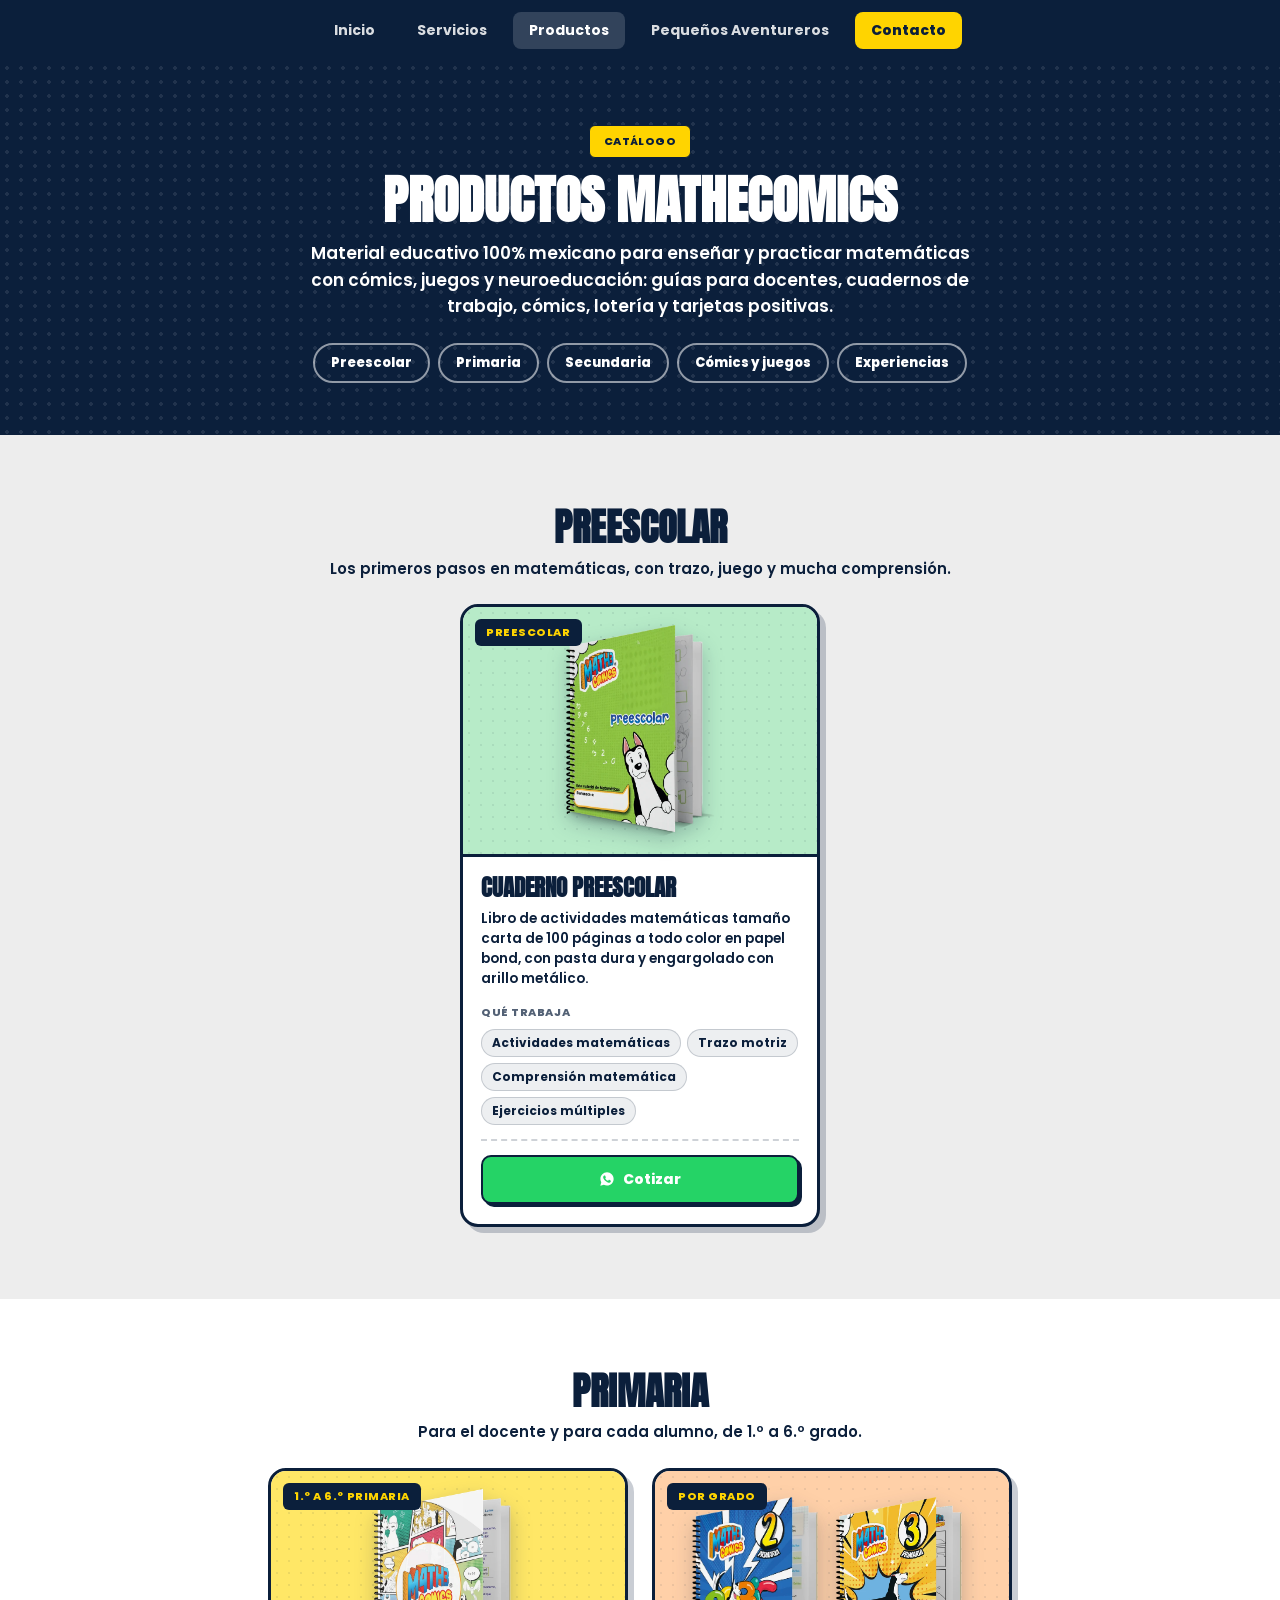
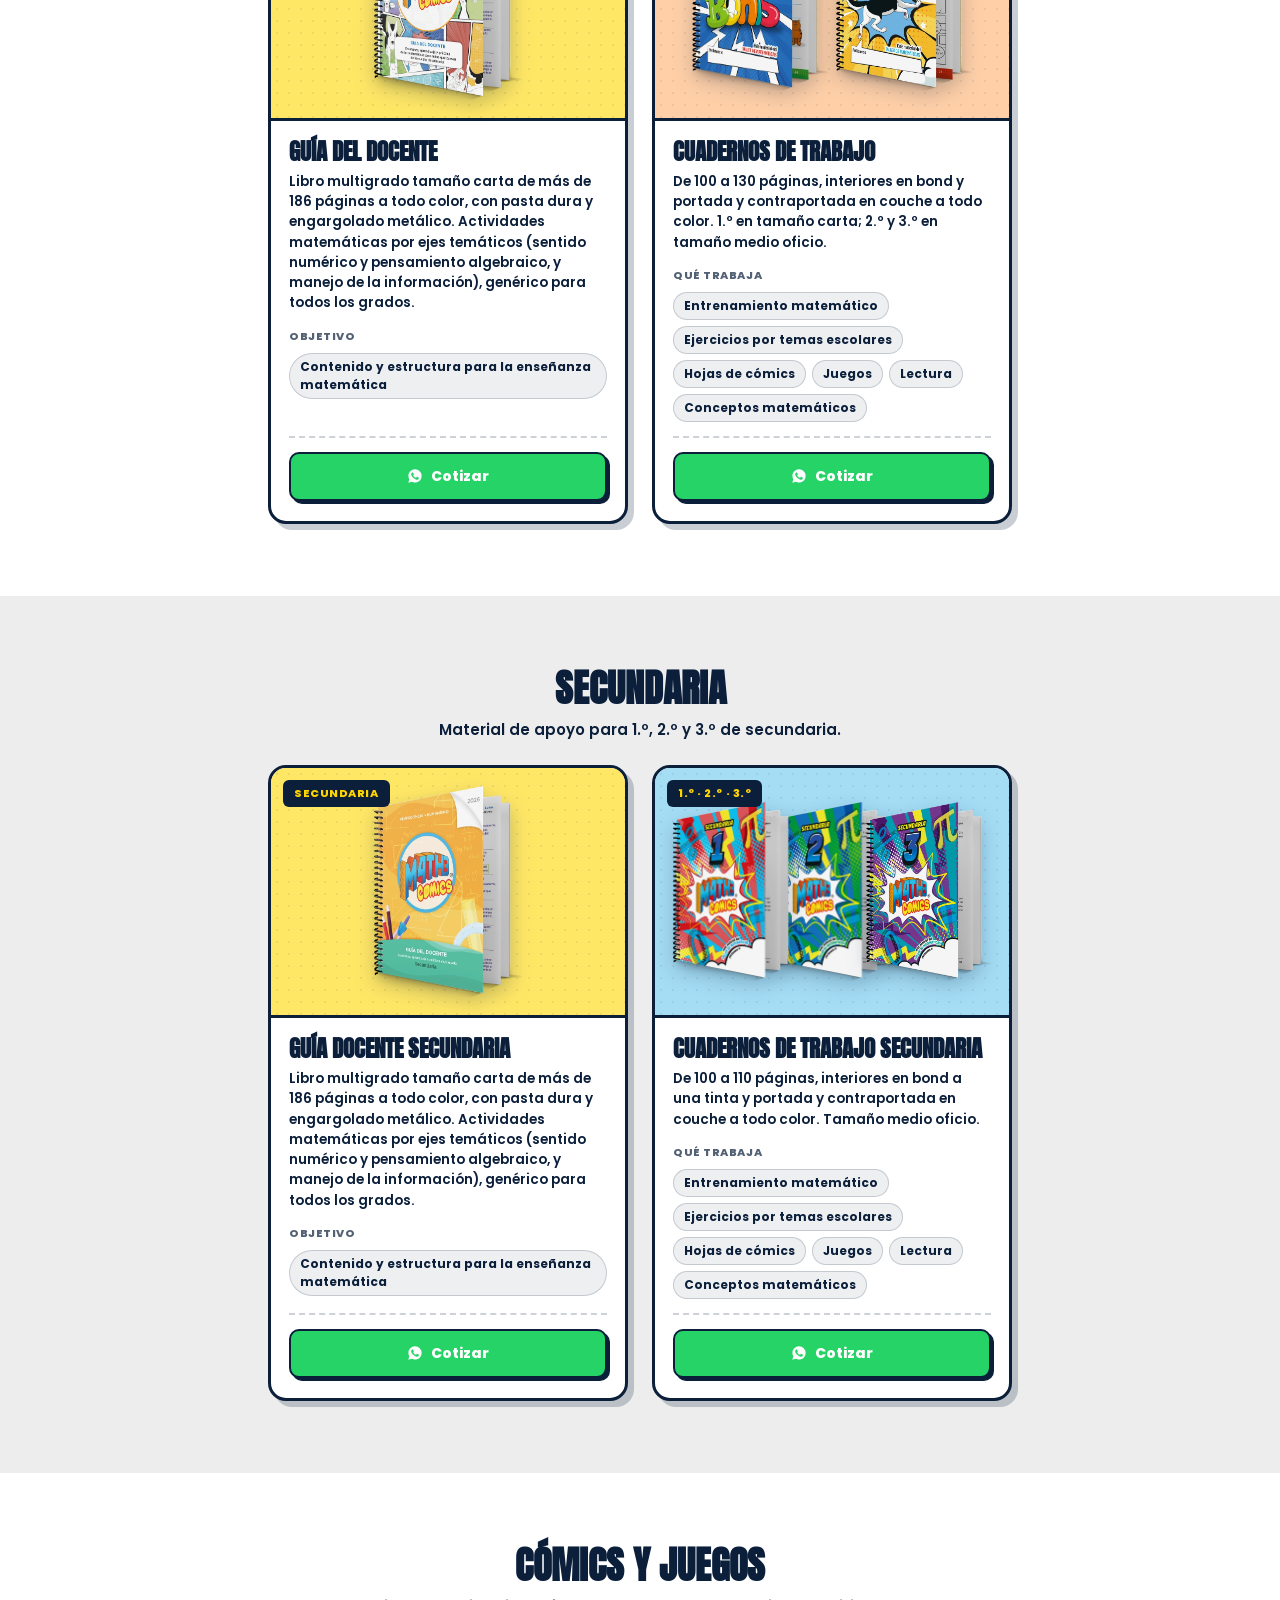
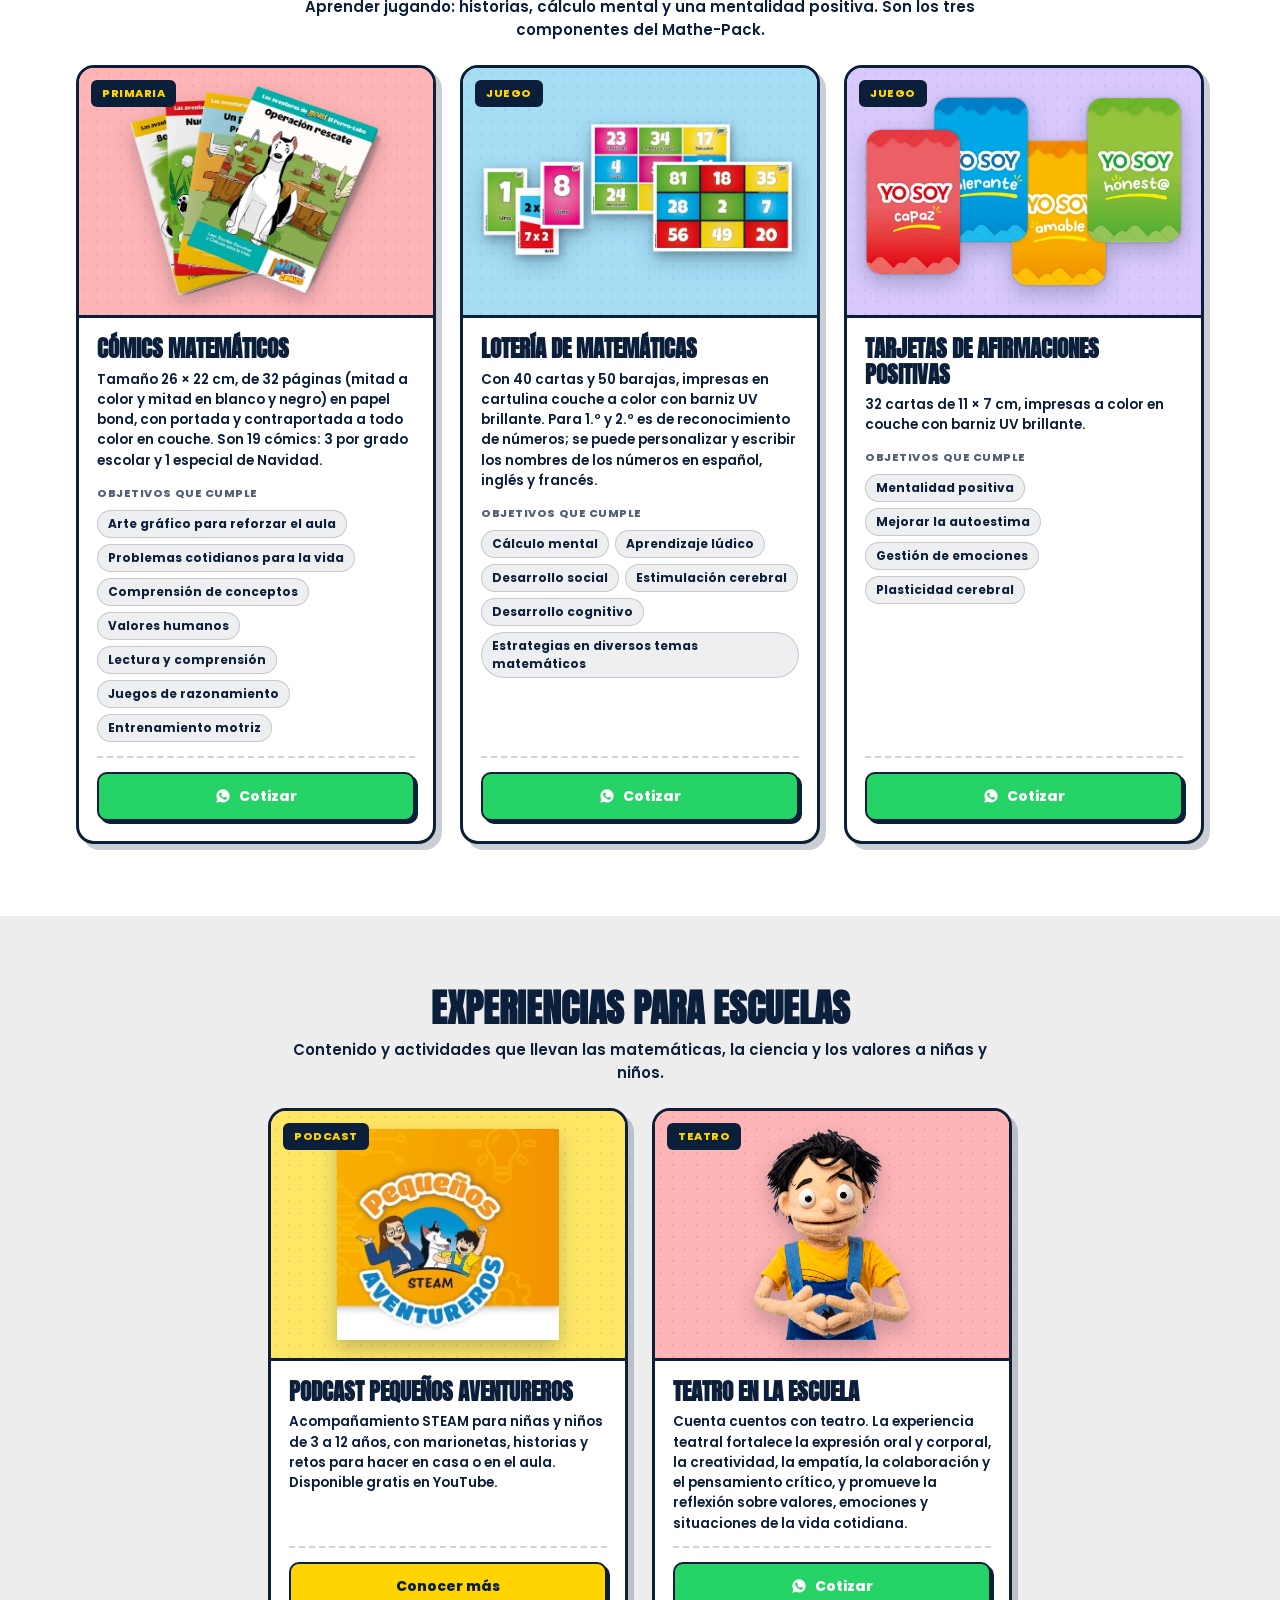
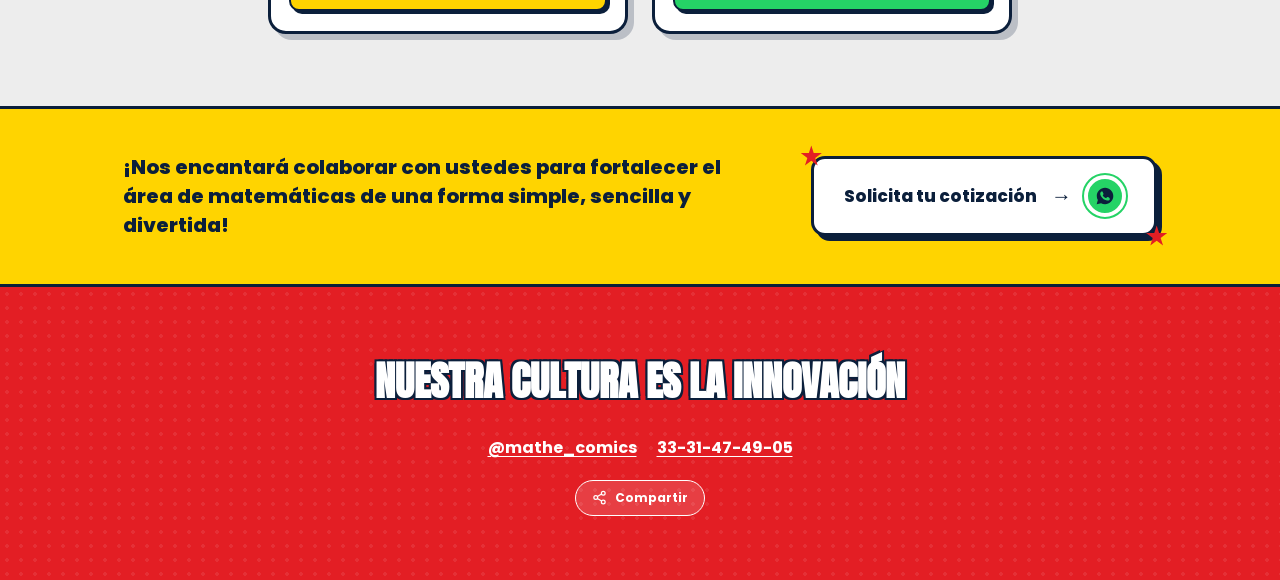
<file: productos.html>
<!DOCTYPE html>
<html lang="es">
<head>
<meta charset="utf-8">
<meta name="viewport" content="width=device-width, initial-scale=1">
<title>Productos — MatheComics</title>
<meta name="description" content="Guías para docentes, cuadernos de trabajo de preescolar, primaria y secundaria, cómics matemáticos, lotería y tarjetas de afirmaciones positivas. Material educativo 100% mexicano de MatheComics.">
<link rel="canonical" href="https://mathe-comics.com/productos.html">

<meta property="og:type" content="website">
<meta property="og:site_name" content="MatheComics">
<meta property="og:title" content="Productos — MatheComics">
<meta property="og:description" content="Guías para docentes, cuadernos de trabajo, cómics matemáticos, lotería y tarjetas de afirmaciones positivas de MatheComics.">
<meta property="og:url" content="https://mathe-comics.com/productos.html">
<meta property="og:image" content="https://mathe-comics.com/assets/fotos/productos/comics.webp">
<meta property="og:locale" content="es_MX">
<meta name="twitter:card" content="summary_large_image">

<link rel="preconnect" href="https://fonts.googleapis.com">
<link href="https://fonts.googleapis.com/css2?family=Anton&family=Poppins:wght@600;700;800;900&display=swap" rel="stylesheet">
<link rel="stylesheet" href="css/styles.css">
<link rel="stylesheet" href="css/paginas.css">

<script type="application/ld+json">
{
  "@context": "https://schema.org",
  "@type": "ItemList",
  "name": "Productos MatheComics",
  "itemListElement": [
    { "@type": "ListItem", "position": 1, "item": { "@type": "Product", "name": "Guía del docente de primaria (1.º a 6.º)", "image": "https://mathe-comics.com/assets/fotos/productos/guia-primaria.webp", "brand": "MatheComics" } },
    { "@type": "ListItem", "position": 2, "item": { "@type": "Product", "name": "Lotería de Matemáticas", "image": "https://mathe-comics.com/assets/fotos/productos/loteria.webp", "brand": "MatheComics" } },
    { "@type": "ListItem", "position": 3, "item": { "@type": "Product", "name": "Tarjetas de afirmaciones positivas", "image": "https://mathe-comics.com/assets/fotos/productos/tarjetas.webp", "brand": "MatheComics" } },
    { "@type": "ListItem", "position": 4, "item": { "@type": "Product", "name": "Cómics matemáticos — paquete de 4 por grado", "image": "https://mathe-comics.com/assets/fotos/productos/comics.webp", "brand": "MatheComics" } },
    { "@type": "ListItem", "position": 5, "item": { "@type": "Product", "name": "Cuaderno de trabajo de primaria", "image": "https://mathe-comics.com/assets/fotos/productos/cuaderno-primaria-3.webp", "brand": "MatheComics" } },
    { "@type": "ListItem", "position": 6, "item": { "@type": "Product", "name": "Guía del docente de secundaria", "image": "https://mathe-comics.com/assets/fotos/productos/guia-secundaria.webp", "brand": "MatheComics" } },
    { "@type": "ListItem", "position": 7, "item": { "@type": "Product", "name": "Cuaderno de trabajo de secundaria", "image": "https://mathe-comics.com/assets/fotos/productos/cuaderno-secundaria-2.webp", "brand": "MatheComics" } },
    { "@type": "ListItem", "position": 8, "item": { "@type": "Product", "name": "Cuaderno de preescolar", "image": "https://mathe-comics.com/assets/fotos/productos/preescolar.webp", "brand": "MatheComics" } }
  ]
}
</script>
</head>
<body>

<svg width="0" height="0" style="position:absolute" aria-hidden="true">
  <symbol id="wa" viewBox="0 0 24 24"><path fill="currentColor" d="M12.04 2C6.58 2 2.13 6.45 2.13 11.91c0 1.77.46 3.45 1.28 4.94L2 22l5.25-1.38a9.87 9.87 0 0 0 4.79 1.22h.01c5.46 0 9.91-4.45 9.91-9.91S17.5 2 12.04 2Zm5.8 14.14c-.24.68-1.4 1.32-1.93 1.36-.5.05-1.03.24-3.47-.72-2.94-1.16-4.83-4.13-4.98-4.32-.15-.2-1.19-1.58-1.19-3.02 0-1.44.75-2.14 1.02-2.44.27-.29.58-.36.78-.36.19 0 .39 0 .56.01.18.01.42-.07.65.5.24.58.82 2.01.89 2.15.07.15.11.32.02.51-.09.2-.14.32-.27.49-.14.17-.29.38-.41.51-.14.14-.28.29-.12.57.15.28.68 1.13 1.47 1.83 1.01.9 1.87 1.18 2.15 1.31.28.14.44.12.6-.07.17-.19.71-.83.9-1.11.19-.28.38-.24.63-.14.26.09 1.65.78 1.93.92.28.14.47.21.54.33.07.12.07.66-.17 1.35Z"/></symbol>
</svg>

<nav class="sitenav" aria-label="Navegación principal">
  <a href="index.html" class="sitenav__link">Inicio</a>
  <a href="servicios.html" class="sitenav__link">Servicios</a>
  <a href="productos.html" class="sitenav__link sitenav__link--current">Productos</a>
  <a href="pequenos-aventureros.html" class="sitenav__link">Pequeños Aventureros</a>
  <a href="index.html#contacto" class="sitenav__link sitenav__link--cta">Contacto</a>
</nav>

<header class="pg-hero">
  <span class="svc__pill">Catálogo</span>
  <h1 class="pg-hero__title">Productos MatheComics</h1>
  <p class="pg-hero__lead">Material educativo 100% mexicano para enseñar y practicar matemáticas con cómics, juegos y neuroeducación: guías para docentes, cuadernos de trabajo, cómics, lotería y tarjetas positivas.</p>
  <nav class="pg-jump" aria-label="Ir a una categoría">
    <a href="#preescolar">Preescolar</a>
    <a href="#primaria">Primaria</a>
    <a href="#secundaria">Secundaria</a>
    <a href="#juegos-comics">Cómics y juegos</a>
    <a href="#experiencias">Experiencias</a>
  </nav>
</header>

<!-- ======================= PREESCOLAR ======================= -->
<section class="pg-section pg-center pg-section--light" id="preescolar" aria-label="Preescolar">
  <div class="pg-inner">
    <h2 class="pg-heading reveal reveal--up">Preescolar</h2>
    <p class="pg-sub reveal reveal--up">Los primeros pasos en matemáticas, con trazo, juego y mucha comprensión.</p>

    <div class="prod-grid">
      <article class="prod-card prod-card--green reveal reveal--up">
        <div class="prod-card__media">
          <span class="prod-card__tag">Preescolar</span>
          <img src="assets/fotos/productos/preescolar.webp" alt="Portada del cuaderno de actividades matemáticas de preescolar de MatheComics, con Boris asomándose entre nubes." loading="lazy" width="505" height="720">
        </div>
        <div class="prod-card__body">
          <h3 class="prod-card__name">Cuaderno preescolar</h3>
          <p class="prod-card__desc">Libro de actividades matemáticas tamaño carta de 100 páginas a todo color en papel bond, con pasta dura y engargolado con arillo metálico.</p>
          <p class="prod-card__label">Qué trabaja</p>
          <ul class="prod-card__chips">
            <li>Actividades matemáticas</li>
            <li>Trazo motriz</li>
            <li>Comprensión matemática</li>
            <li>Ejercicios múltiples</li>
          </ul>
          <div class="prod-card__foot">
            <a class="prod-card__btn" href="https://wa.me/523331474905?text=Hola%2C%20quiero%20cotizar%20el%20Cuaderno%20preescolar" target="_blank" rel="noopener"><svg><use href="#wa"/></svg>Cotizar</a>
          </div>
        </div>
      </article>
    </div>
  </div>
</section>

<!-- ======================= PRIMARIA ======================= -->
<section class="pg-section pg-center pg-section--white" id="primaria" aria-label="Primaria">
  <div class="pg-inner">
    <h2 class="pg-heading reveal reveal--up">Primaria</h2>
    <p class="pg-sub reveal reveal--up">Para el docente y para cada alumno, de 1.º a 6.º grado.</p>

    <div class="prod-grid">
      <article class="prod-card prod-card--yellow reveal reveal--up">
        <div class="prod-card__media">
          <span class="prod-card__tag">1.º a 6.º primaria</span>
          <img src="assets/fotos/productos/guia-primaria.webp" alt="Portada de la Guía del docente de MatheComics para primaria, con fondo de viñetas de cómic y el logo al centro." loading="lazy" width="505" height="720">
        </div>
        <div class="prod-card__body">
          <h3 class="prod-card__name">Guía del docente</h3>
          <p class="prod-card__desc">Libro multigrado tamaño carta de más de 186 páginas a todo color, con pasta dura y engargolado metálico. Actividades matemáticas por ejes temáticos (sentido numérico y pensamiento algebraico, y manejo de la información), genérico para todos los grados.</p>
          <p class="prod-card__label">Objetivo</p>
          <ul class="prod-card__chips">
            <li>Contenido y estructura para la enseñanza matemática</li>
          </ul>
          <div class="prod-card__foot">
            <a class="prod-card__btn" href="https://wa.me/523331474905?text=Hola%2C%20quiero%20cotizar%20la%20Gu%C3%ADa%20del%20docente%20de%20primaria" target="_blank" rel="noopener"><svg><use href="#wa"/></svg>Cotizar</a>
          </div>
        </div>
      </article>

      <article class="prod-card prod-card--orange reveal reveal--up">
        <div class="prod-card__media prod-card__media--multi">
          <span class="prod-card__tag">Por grado</span>
          <img src="assets/fotos/productos/cuaderno-primaria-2.webp" alt="Cuaderno de trabajo de 2.º de primaria de MatheComics, con Boris en portada." loading="lazy" width="385" height="549">
          <img src="assets/fotos/productos/cuaderno-primaria-3.webp" alt="Cuaderno de trabajo de 3.º de primaria de MatheComics, con Boris saltando sobre un estallido de cómic." loading="lazy" width="505" height="720">
        </div>
        <div class="prod-card__body">
          <h3 class="prod-card__name">Cuadernos de trabajo</h3>
          <p class="prod-card__desc">De 100 a 130 páginas, interiores en bond y portada y contraportada en couche a todo color. 1.º en tamaño carta; 2.º y 3.º en tamaño medio oficio.</p>
          <p class="prod-card__label">Qué trabaja</p>
          <ul class="prod-card__chips">
            <li>Entrenamiento matemático</li>
            <li>Ejercicios por temas escolares</li>
            <li>Hojas de cómics</li>
            <li>Juegos</li>
            <li>Lectura</li>
            <li>Conceptos matemáticos</li>
          </ul>
          <div class="prod-card__foot">
            <a class="prod-card__btn" href="https://wa.me/523331474905?text=Hola%2C%20quiero%20cotizar%20los%20Cuadernos%20de%20trabajo%20de%20primaria" target="_blank" rel="noopener"><svg><use href="#wa"/></svg>Cotizar</a>
          </div>
        </div>
      </article>
    </div>
  </div>
</section>

<!-- ======================= SECUNDARIA ======================= -->
<section class="pg-section pg-center pg-section--light" id="secundaria" aria-label="Secundaria">
  <div class="pg-inner">
    <h2 class="pg-heading reveal reveal--up">Secundaria</h2>
    <p class="pg-sub reveal reveal--up">Material de apoyo para 1.º, 2.º y 3.º de secundaria.</p>

    <div class="prod-grid">
      <article class="prod-card prod-card--yellow reveal reveal--up">
        <div class="prod-card__media">
          <span class="prod-card__tag">Secundaria</span>
          <img src="assets/fotos/productos/guia-secundaria.webp" alt="Portada de la Guía del docente de MatheComics para secundaria, en naranja y verde con la leyenda Neurociencia + Humanismo." loading="lazy" width="505" height="720">
        </div>
        <div class="prod-card__body">
          <h3 class="prod-card__name">Guía docente secundaria</h3>
          <p class="prod-card__desc">Libro multigrado tamaño carta de más de 186 páginas a todo color, con pasta dura y engargolado metálico. Actividades matemáticas por ejes temáticos (sentido numérico y pensamiento algebraico, y manejo de la información), genérico para todos los grados.</p>
          <p class="prod-card__label">Objetivo</p>
          <ul class="prod-card__chips">
            <li>Contenido y estructura para la enseñanza matemática</li>
          </ul>
          <div class="prod-card__foot">
            <a class="prod-card__btn" href="https://wa.me/523331474905?text=Hola%2C%20quiero%20cotizar%20la%20Gu%C3%ADa%20docente%20de%20secundaria" target="_blank" rel="noopener"><svg><use href="#wa"/></svg>Cotizar</a>
          </div>
        </div>
      </article>

      <article class="prod-card prod-card--sky reveal reveal--up">
        <div class="prod-card__media prod-card__media--multi">
          <span class="prod-card__tag">1.º · 2.º · 3.º</span>
          <img src="assets/fotos/productos/cuaderno-secundaria-1.webp" alt="Cuaderno de trabajo de 1.º de secundaria de MatheComics, en rojo y azul." loading="lazy" width="505" height="720">
          <img src="assets/fotos/productos/cuaderno-secundaria-2.webp" alt="Cuaderno de trabajo de 2.º de secundaria de MatheComics, en verde y azul." loading="lazy" width="505" height="720">
          <img src="assets/fotos/productos/cuaderno-secundaria-3.webp" alt="Cuaderno de trabajo de 3.º de secundaria de MatheComics, en morado y turquesa." loading="lazy" width="466" height="665">
        </div>
        <div class="prod-card__body">
          <h3 class="prod-card__name">Cuadernos de trabajo secundaria</h3>
          <p class="prod-card__desc">De 100 a 110 páginas, interiores en bond a una tinta y portada y contraportada en couche a todo color. Tamaño medio oficio.</p>
          <p class="prod-card__label">Qué trabaja</p>
          <ul class="prod-card__chips">
            <li>Entrenamiento matemático</li>
            <li>Ejercicios por temas escolares</li>
            <li>Hojas de cómics</li>
            <li>Juegos</li>
            <li>Lectura</li>
            <li>Conceptos matemáticos</li>
          </ul>
          <div class="prod-card__foot">
            <a class="prod-card__btn" href="https://wa.me/523331474905?text=Hola%2C%20quiero%20cotizar%20los%20Cuadernos%20de%20trabajo%20de%20secundaria" target="_blank" rel="noopener"><svg><use href="#wa"/></svg>Cotizar</a>
          </div>
        </div>
      </article>
    </div>
  </div>
</section>

<!-- ======================= CÓMICS Y JUEGOS ======================= -->
<section class="pg-section pg-center pg-section--white" id="juegos-comics" aria-label="Cómics y juegos">
  <div class="pg-inner">
    <h2 class="pg-heading reveal reveal--up">Cómics y juegos</h2>
    <p class="pg-sub reveal reveal--up">Aprender jugando: historias, cálculo mental y una mentalidad positiva. Son los tres componentes del Mathe-Pack.</p>

    <div class="prod-grid">
      <article class="prod-card prod-card--red reveal reveal--up">
        <div class="prod-card__media prod-card__media--wide">
          <span class="prod-card__tag">Primaria</span>
          <img src="assets/fotos/productos/comics.webp" alt="Cómics de Las Aventuras de Boris El Perro-Lobo abanicados, el de enfrente se titula Operación rescate." loading="lazy" width="566" height="475">
        </div>
        <div class="prod-card__body">
          <h3 class="prod-card__name">Cómics matemáticos</h3>
          <p class="prod-card__desc">Tamaño 26 × 22 cm, de 32 páginas (mitad a color y mitad en blanco y negro) en papel bond, con portada y contraportada a todo color en couche. Son 19 cómics: 3 por grado escolar y 1 especial de Navidad.</p>
          <p class="prod-card__label">Objetivos que cumple</p>
          <ul class="prod-card__chips">
            <li>Arte gráfico para reforzar el aula</li>
            <li>Problemas cotidianos para la vida</li>
            <li>Comprensión de conceptos</li>
            <li>Valores humanos</li>
            <li>Lectura y comprensión</li>
            <li>Juegos de razonamiento</li>
            <li>Entrenamiento motriz</li>
          </ul>
          <div class="prod-card__foot">
            <a class="prod-card__btn" href="https://wa.me/523331474905?text=Hola%2C%20quiero%20cotizar%20los%20C%C3%B3mics%20matem%C3%A1ticos" target="_blank" rel="noopener"><svg><use href="#wa"/></svg>Cotizar</a>
          </div>
        </div>
      </article>

      <article class="prod-card prod-card--sky reveal reveal--up">
        <div class="prod-card__media prod-card__media--wide">
          <span class="prod-card__tag">Juego</span>
          <img src="assets/fotos/productos/loteria.webp" alt="Lotería de Matemáticas de MatheComics: tableros de colores con números y cartas de multiplicaciones." loading="lazy" width="720" height="318">
        </div>
        <div class="prod-card__body">
          <h3 class="prod-card__name">Lotería de matemáticas</h3>
          <p class="prod-card__desc">Con 40 cartas y 50 barajas, impresas en cartulina couche a color con barniz UV brillante. Para 1.º y 2.º es de reconocimiento de números; se puede personalizar y escribir los nombres de los números en español, inglés y francés.</p>
          <p class="prod-card__label">Objetivos que cumple</p>
          <ul class="prod-card__chips">
            <li>Cálculo mental</li>
            <li>Aprendizaje lúdico</li>
            <li>Desarrollo social</li>
            <li>Estimulación cerebral</li>
            <li>Desarrollo cognitivo</li>
            <li>Estrategias en diversos temas matemáticos</li>
          </ul>
          <div class="prod-card__foot">
            <a class="prod-card__btn" href="https://wa.me/523331474905?text=Hola%2C%20quiero%20cotizar%20la%20Loter%C3%ADa%20de%20matem%C3%A1ticas" target="_blank" rel="noopener"><svg><use href="#wa"/></svg>Cotizar</a>
          </div>
        </div>
      </article>

      <article class="prod-card prod-card--purple reveal reveal--up">
        <div class="prod-card__media prod-card__media--wide">
          <span class="prod-card__tag">Juego</span>
          <img src="assets/fotos/productos/tarjetas.webp" alt="Tarjetas de afirmaciones positivas Yo soy: capaz, tolerante, amable y honesta." loading="lazy" width="535" height="321">
        </div>
        <div class="prod-card__body">
          <h3 class="prod-card__name">Tarjetas de afirmaciones positivas</h3>
          <p class="prod-card__desc">32 cartas de 11 × 7 cm, impresas a color en couche con barniz UV brillante.</p>
          <p class="prod-card__label">Objetivos que cumple</p>
          <ul class="prod-card__chips">
            <li>Mentalidad positiva</li>
            <li>Mejorar la autoestima</li>
            <li>Gestión de emociones</li>
            <li>Plasticidad cerebral</li>
          </ul>
          <div class="prod-card__foot">
            <a class="prod-card__btn" href="https://wa.me/523331474905?text=Hola%2C%20quiero%20cotizar%20las%20Tarjetas%20de%20afirmaciones%20positivas" target="_blank" rel="noopener"><svg><use href="#wa"/></svg>Cotizar</a>
          </div>
        </div>
      </article>
    </div>
  </div>
</section>

<!-- ======================= EXPERIENCIAS ======================= -->
<section class="pg-section pg-center pg-section--light" id="experiencias" aria-label="Experiencias para escuelas">
  <div class="pg-inner">
    <h2 class="pg-heading reveal reveal--up">Experiencias para escuelas</h2>
    <p class="pg-sub reveal reveal--up">Contenido y actividades que llevan las matemáticas, la ciencia y los valores a niñas y niños.</p>

    <div class="prod-grid">
      <article class="prod-card prod-card--yellow reveal reveal--up">
        <div class="prod-card__media">
          <span class="prod-card__tag">Podcast</span>
          <img src="assets/fotos/aventureros/logo-pequenos-aventureros.webp" alt="Logotipo de Pequeños Aventureros STEAM con Miss Paty, Boris y Benito." loading="lazy" width="451" height="428">
        </div>
        <div class="prod-card__body">
          <h3 class="prod-card__name">Podcast Pequeños Aventureros</h3>
          <p class="prod-card__desc">Acompañamiento STEAM para niñas y niños de 3 a 12 años, con marionetas, historias y retos para hacer en casa o en el aula. Disponible gratis en YouTube.</p>
          <div class="prod-card__foot">
            <a class="prod-card__btn prod-card__btn--ghost" href="pequenos-aventureros.html">Conocer más</a>
          </div>
        </div>
      </article>

      <article class="prod-card prod-card--red reveal reveal--up">
        <div class="prod-card__media">
          <span class="prod-card__tag">Teatro</span>
          <img src="assets/fotos/aventureros/benito-1.webp" alt="Benito, el personaje de marioneta de Pequeños Aventureros, con las manos juntas." loading="lazy" width="611" height="831">
        </div>
        <div class="prod-card__body">
          <h3 class="prod-card__name">Teatro en la escuela</h3>
          <p class="prod-card__desc">Cuenta cuentos con teatro. La experiencia teatral fortalece la expresión oral y corporal, la creatividad, la empatía, la colaboración y el pensamiento crítico, y promueve la reflexión sobre valores, emociones y situaciones de la vida cotidiana.</p>
          <div class="prod-card__foot">
            <a class="prod-card__btn" href="https://wa.me/523331474905?text=Hola%2C%20quiero%20cotizar%20Teatro%20en%20la%20escuela" target="_blank" rel="noopener"><svg><use href="#wa"/></svg>Cotizar</a>
          </div>
        </div>
      </article>
    </div>
  </div>
</section>

<section class="quote-band" aria-label="Cotización">
  <p class="quote-band__text">¡Nos encantará colaborar con ustedes para fortalecer el área de matemáticas de una forma simple, sencilla y divertida!</p>
  <a href="https://wa.me/523331474905?text=Hola%2C%20quiero%20una%20cotizaci%C3%B3n%20general%20de%20productos%20MatheComics" class="btn cta-wa" target="_blank" rel="noopener">
    <span class="cta-wa__icon"><svg viewBox="0 0 24 24" fill="#fff"><use href="#wa"/></svg></span>
    <span class="cta-wa__label">Solicita tu cotización</span>
    <span class="cta-wa__arrow">→</span>
  </a>
</section>

<section class="closer" id="contacto" aria-label="Contacto">
  <div class="closer__halftone"></div>
  <h2 class="closer__title">Nuestra cultura es la innovación</h2>
  <div class="closer__social">
    <a href="https://instagram.com/mathe_comics" target="_blank" rel="noopener">@mathe_comics</a>
    <a href="tel:+523331474905">33-31-47-49-05</a>
  </div>
  <button type="button" class="share-btn" data-share-title="Productos — MatheComics" data-share-text="Guías para docentes, cuadernos de trabajo, cómics matemáticos, lotería y tarjetas positivas de MatheComics." data-share-url="https://mathe-comics.com/productos.html">
    <svg viewBox="0 0 24 24" fill="none" stroke="currentColor" stroke-width="2"><circle cx="18" cy="5" r="3"/><circle cx="6" cy="12" r="3"/><circle cx="18" cy="19" r="3"/><path d="M8.6 10.5l6.8-4M8.6 13.5l6.8 4"/></svg>
    <span class="share-btn__label">Compartir</span>
  </button>
</section>

<a href="https://wa.me/523331474905?text=Hola%2C%20quiero%20m%C3%A1s%20informaci%C3%B3n%20sobre%20MatheComics" class="sticky-cta" target="_blank" rel="noopener" aria-label="Escríbenos por WhatsApp">
  <svg viewBox="0 0 24 24" fill="#fff"><use href="#wa"/></svg>
  <span>Escríbenos por WhatsApp</span>
</a>

<script src="js/main.js"></script>
</body>
</html>
</file>
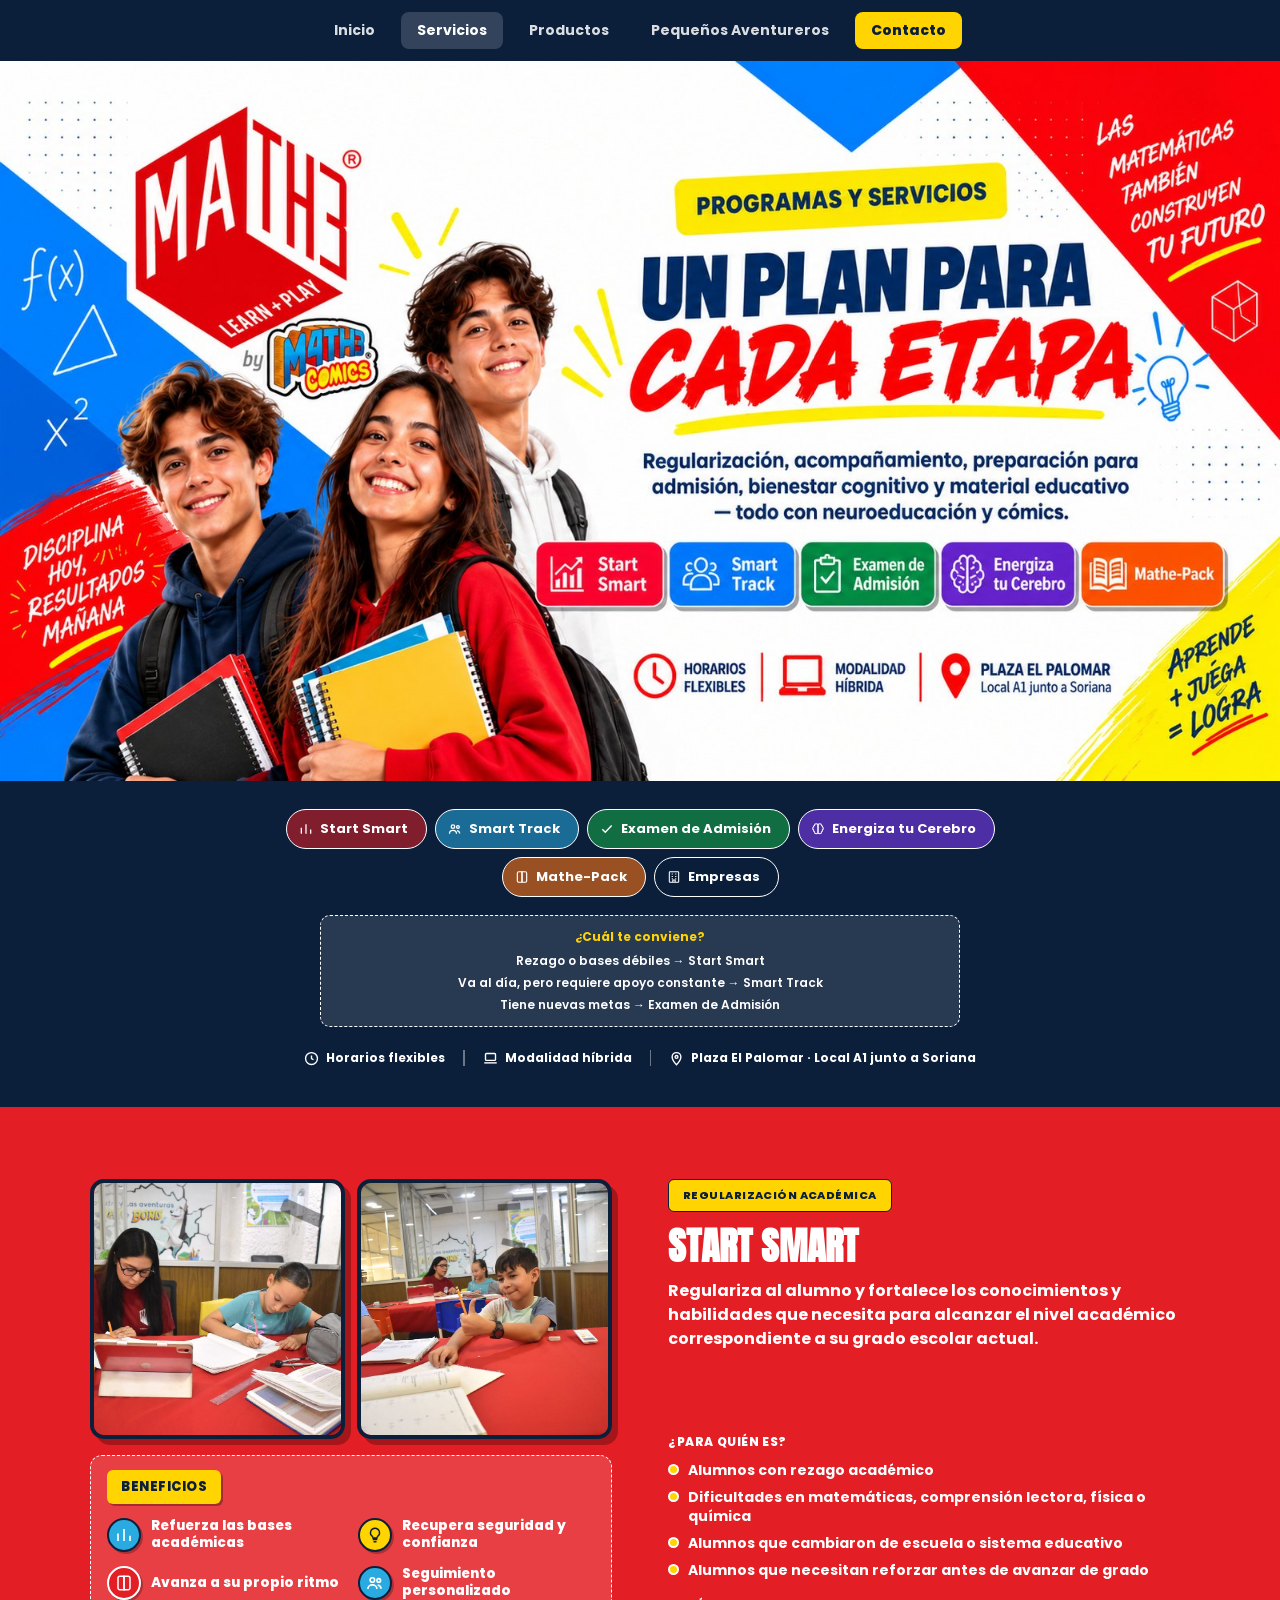
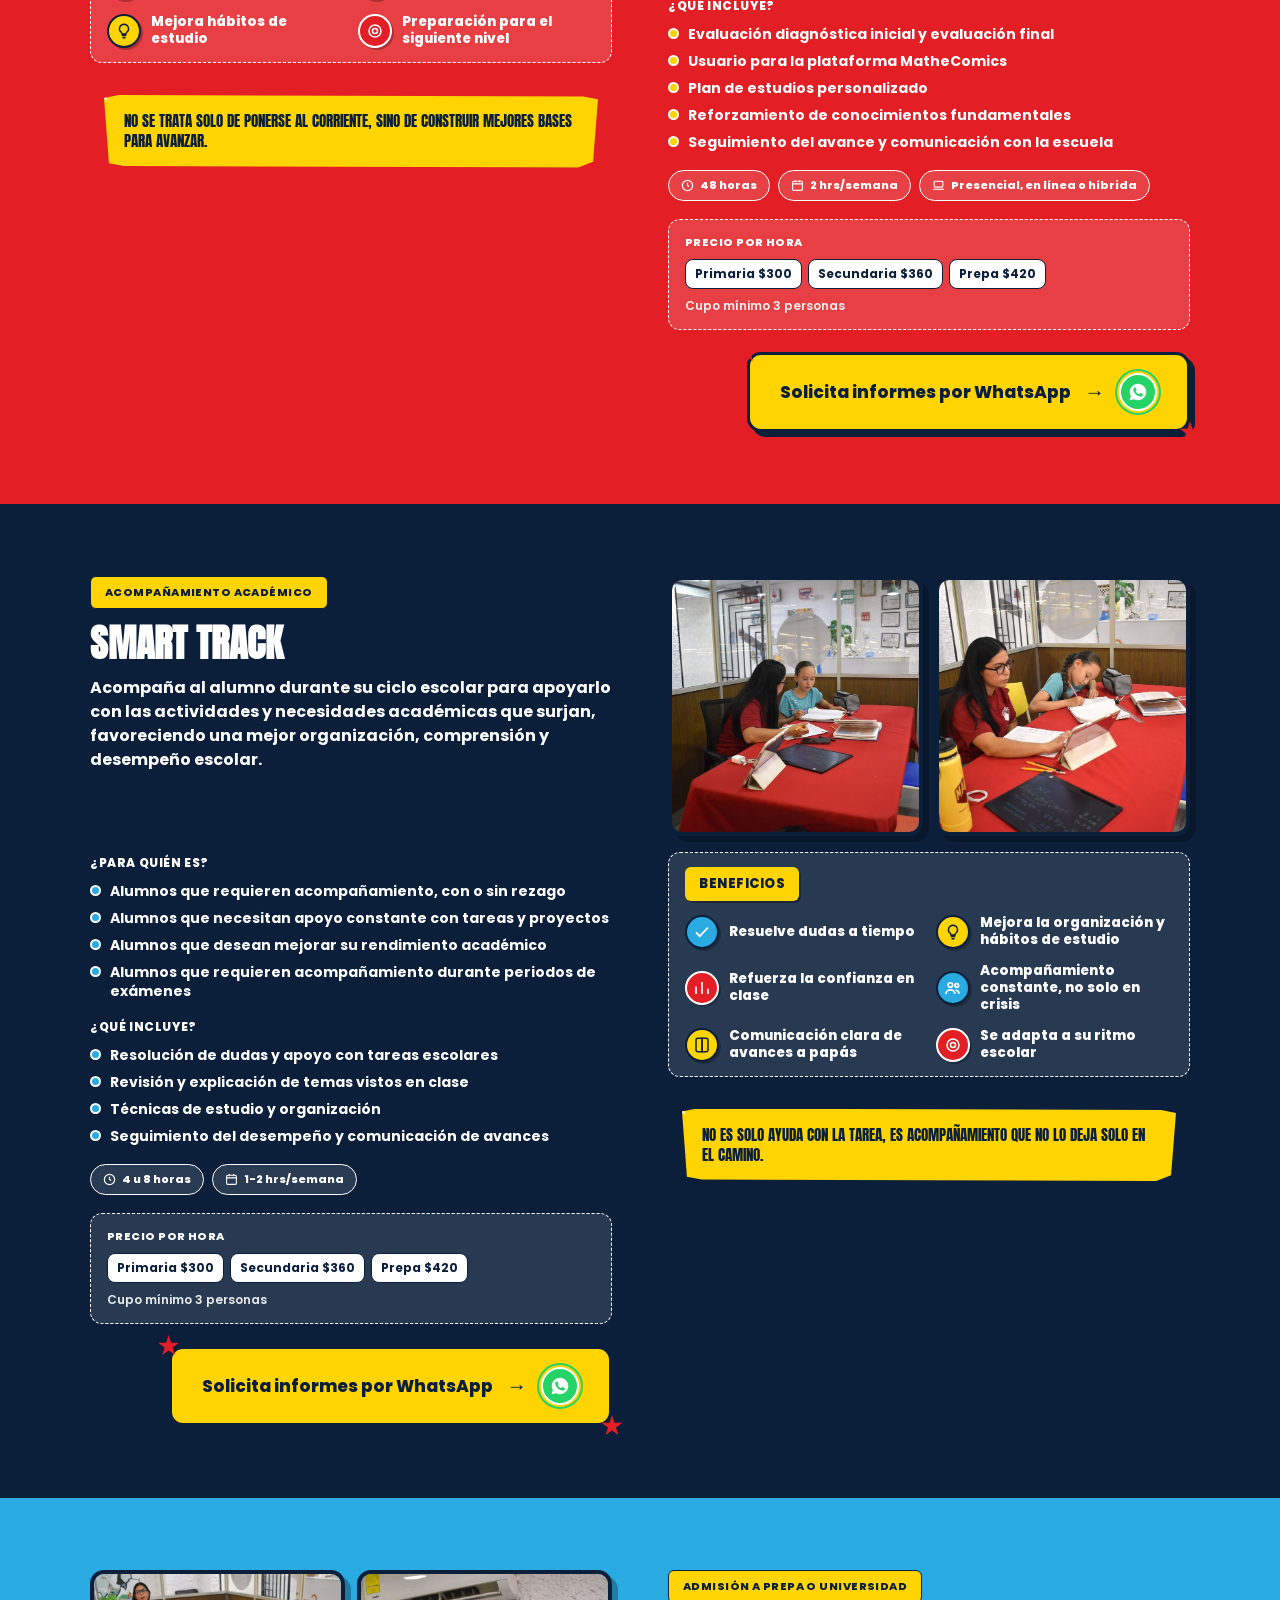
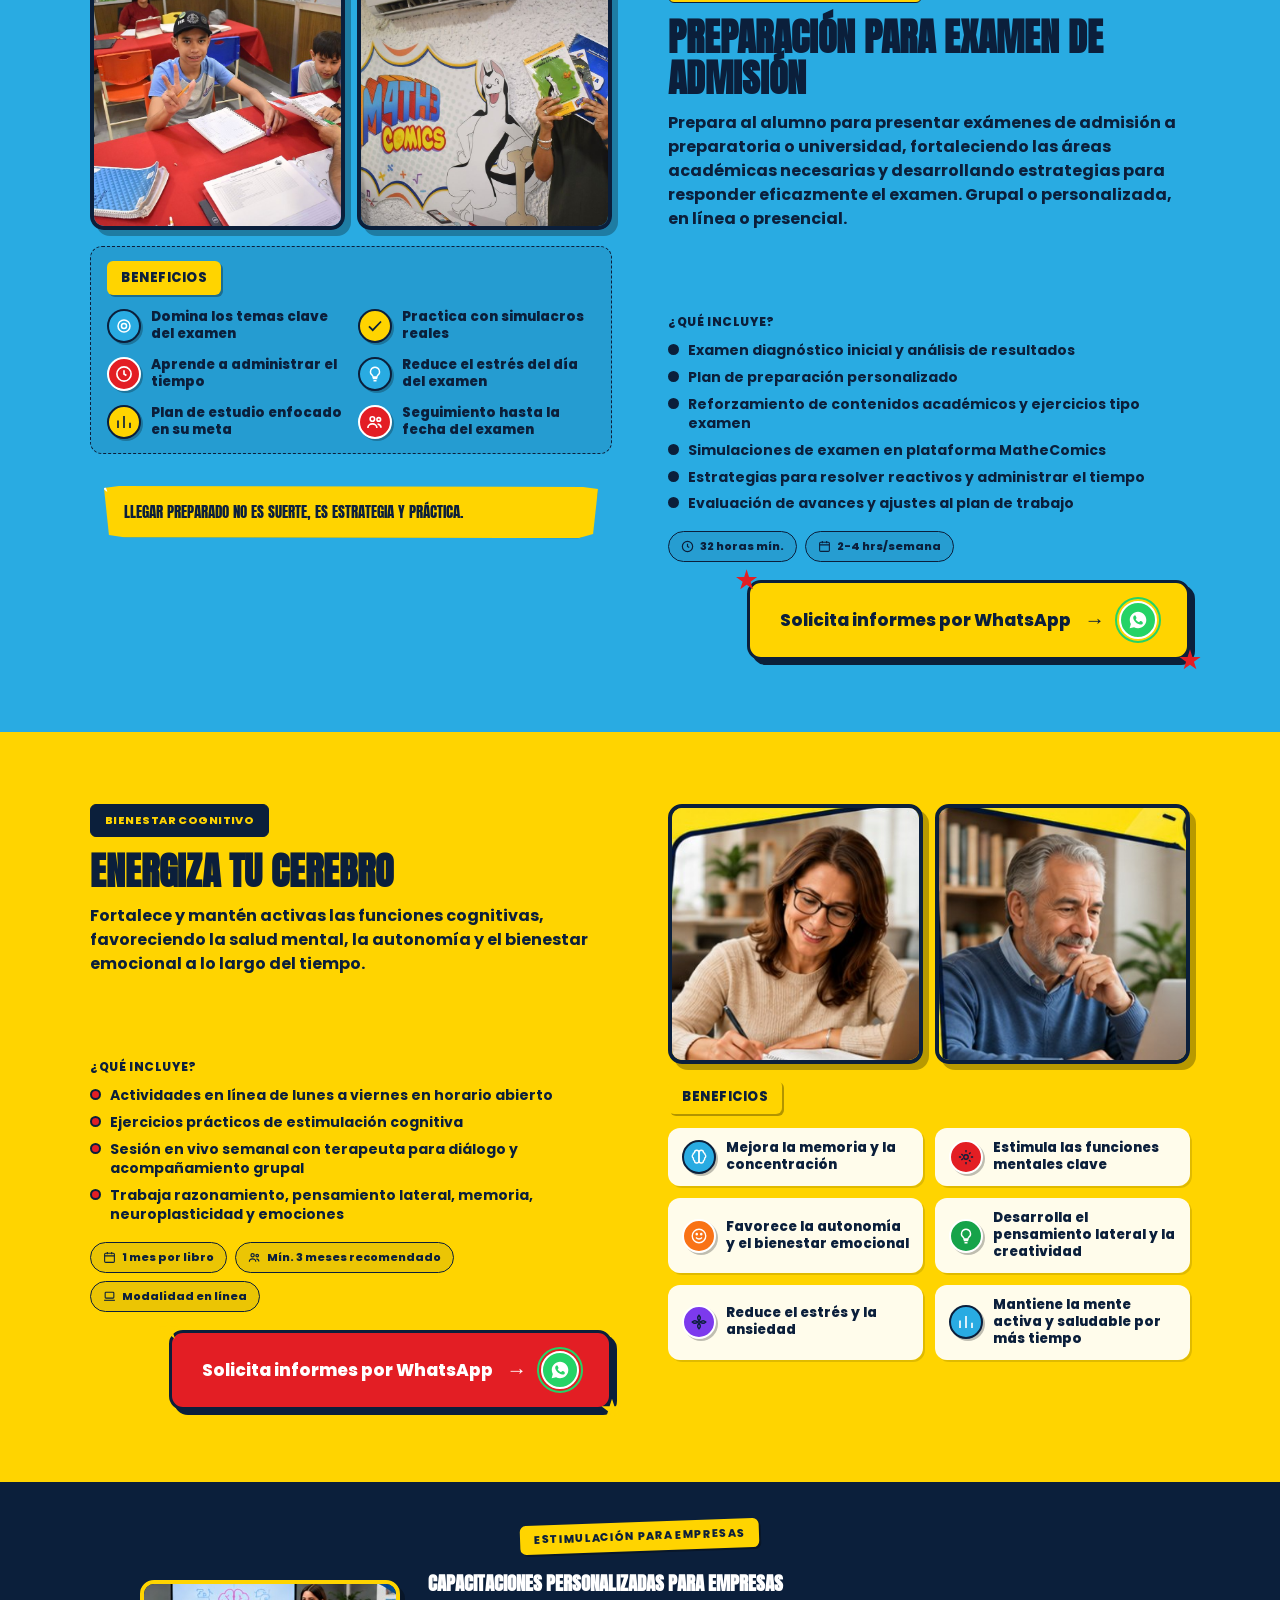
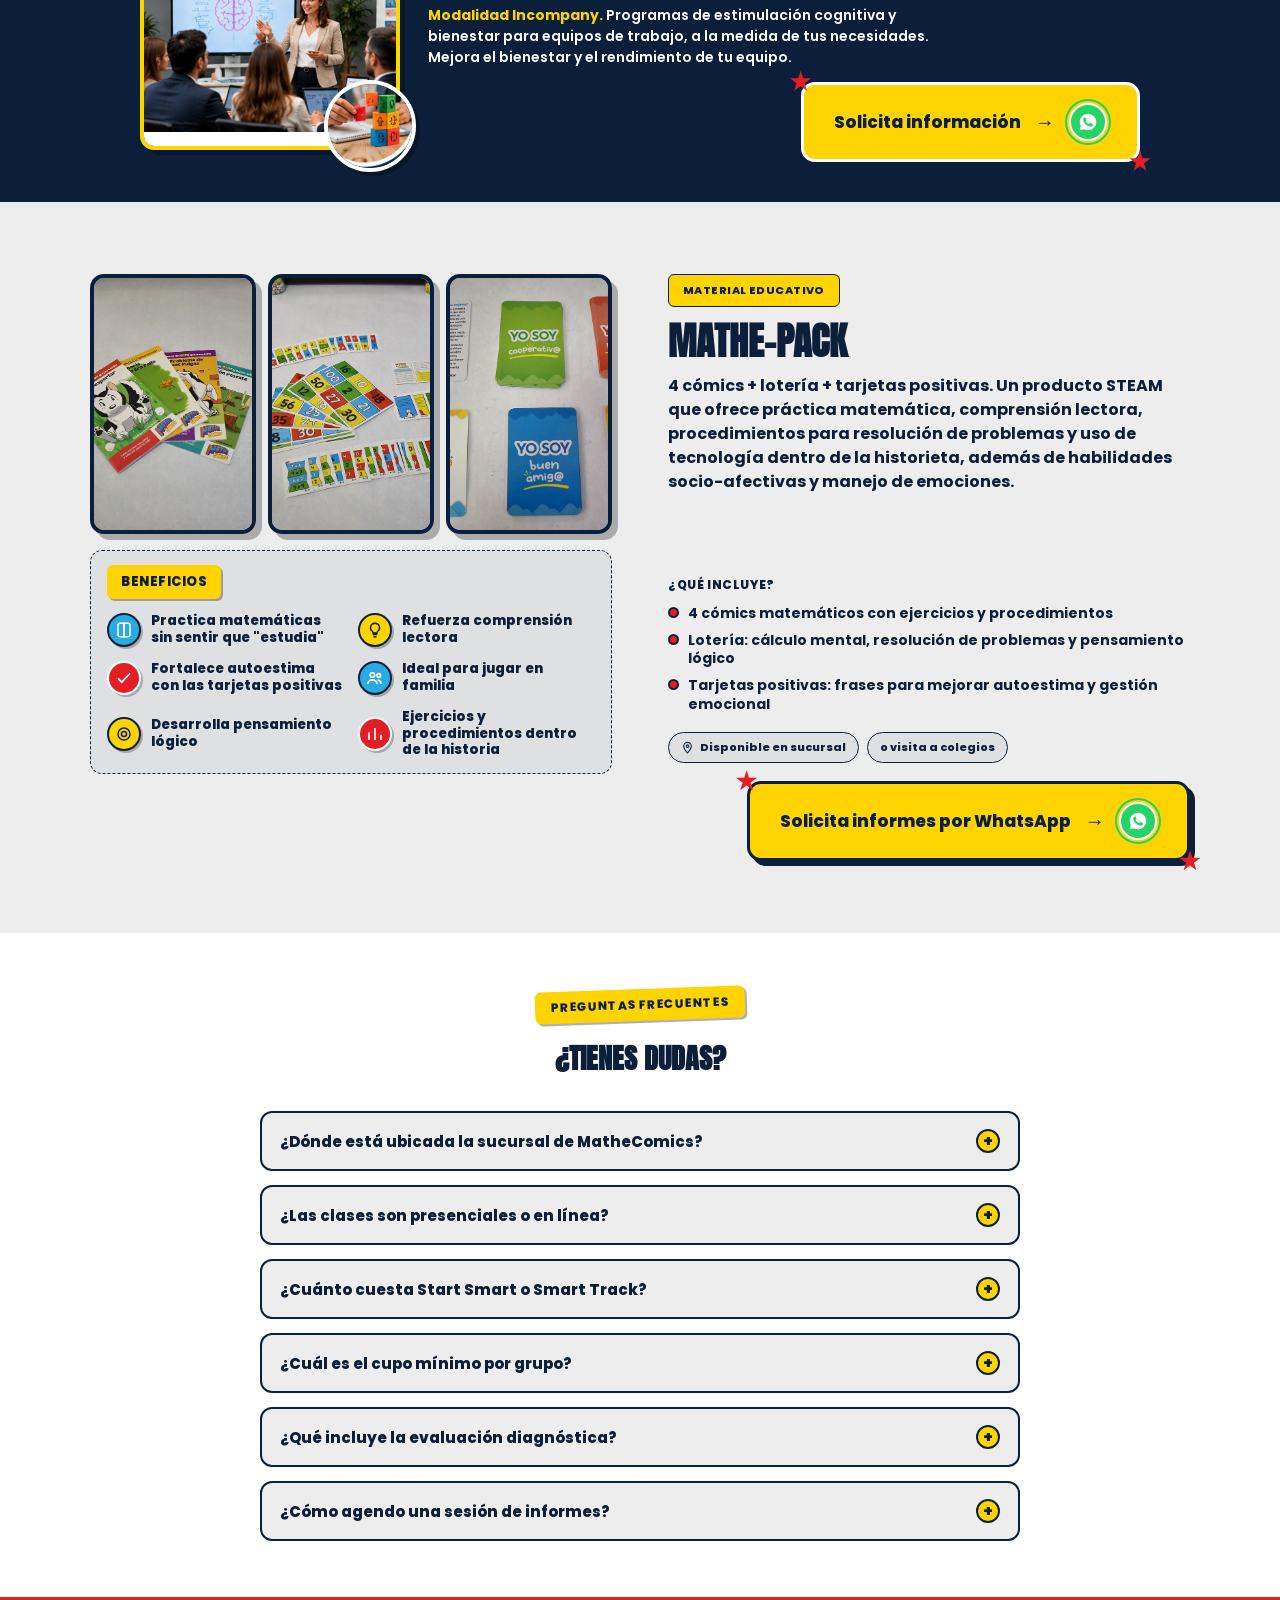
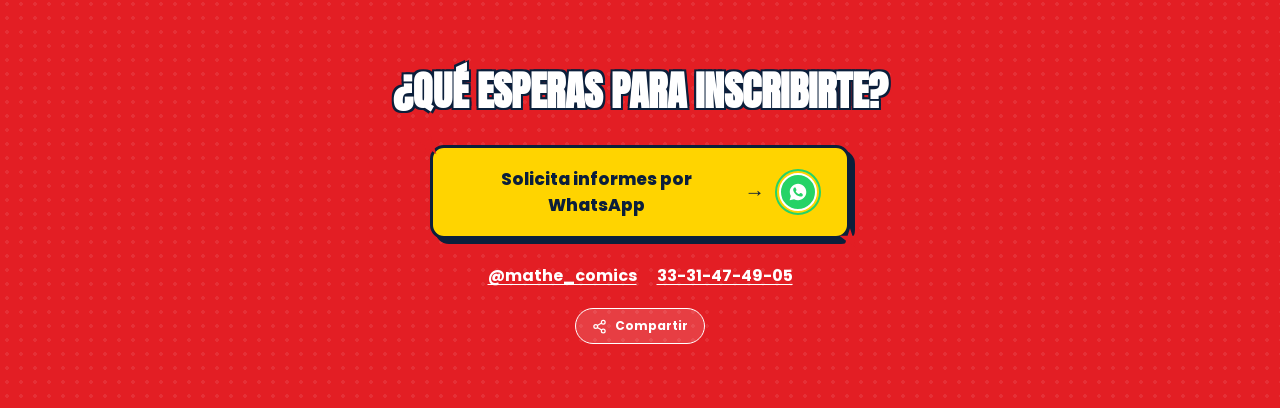
<file: servicios.html>
<!DOCTYPE html>
<html lang="es">
<head>
<meta charset="utf-8">
<meta name="viewport" content="width=device-width, initial-scale=1">
<title>Programas y servicios — MatheComics</title>
<meta name="description" content="Start Smart, Smart Track, Preparación para examen de admisión, Energiza tu Cerebro y Mathe-Pack: todos los programas de MatheComics, con precios, duración y fotos reales de sucursal.">
<link rel="canonical" href="https://mathe-comics.com/servicios.html">

<meta property="og:type" content="website">
<meta property="og:site_name" content="MatheComics">
<meta property="og:title" content="Programas y servicios — MatheComics">
<meta property="og:description" content="Start Smart, Smart Track, Preparación para examen de admisión, Energiza tu Cerebro y Mathe-Pack: todos los programas de MatheComics, con precios, duración y fotos reales de sucursal.">
<meta property="og:url" content="https://mathe-comics.com/servicios.html">
<meta property="og:image" content="https://mathe-comics.com/assets/fotos/portada-servicios.jpg">
<meta property="og:locale" content="es_MX">
<meta name="twitter:card" content="summary_large_image">

<link rel="preconnect" href="https://fonts.googleapis.com">
<link href="https://fonts.googleapis.com/css2?family=Anton&family=Poppins:wght@600;700;800;900&display=swap" rel="stylesheet">
<link rel="stylesheet" href="css/styles.css">

<script type="application/ld+json">
{
  "@context": "https://schema.org",
  "@type": ["LocalBusiness", "EducationalOrganization"],
  "name": "MatheComics",
  "alternateName": "Mathe Comics",
  "description": "Metodología de neuroeducación con cómics para dominar las matemáticas, en primaria, secundaria y prepa. Presencial, en línea o híbrido.",
  "url": "https://mathe-comics.com/",
  "telephone": "+523331474905",
  "image": "https://mathe-comics.com/assets/fotos/portada-servicios.jpg",
  "logo": "https://mathe-comics.com/assets/fotos/logo-mathecomics.png",
  "address": {
    "@type": "PostalAddress",
    "streetAddress": "Plaza El Palomar, Local A1, junto a Soriana",
    "addressRegion": "Jalisco",
    "addressCountry": "MX"
  },
  "sameAs": [
    "https://instagram.com/mathe_comics"
  ]
}
</script>
</head>
<body>

<nav class="sitenav" aria-label="Navegación principal">
  <a href="index.html" class="sitenav__link">Inicio</a>
  <a href="servicios.html" class="sitenav__link sitenav__link--current">Servicios</a>
  <a href="productos.html" class="sitenav__link">Productos</a>
  <a href="pequenos-aventureros.html" class="sitenav__link">Pequeños Aventureros</a>
  <a href="index.html#contacto" class="sitenav__link sitenav__link--cta">Contacto</a>
</nav>

<header class="svc-header">
  <h1 class="sr-only">Programas y servicios MatheComics — Un plan para cada etapa</h1>
  <img class="svc-header__cover" src="assets/fotos/portada-servicios.jpg" alt="MatheComics — Un plan para cada etapa. Programas: Start Smart, Smart Track, Examen de Admisión, Energiza tu Cerebro y Mathe-Pack. Horarios flexibles, modalidad híbrida, Plaza El Palomar Local A1 junto a Soriana.">

  <nav class="svc-jump reveal reveal--up is-visible" aria-label="Ir a un programa">
    <a href="#start-smart" class="svc-jump__link svc-jump__link--red">
      <svg viewBox="0 0 24 24" fill="none" stroke="#fff" stroke-width="2.2"><path d="M4 20V10M12 20V4M20 20v-7"/></svg>
      Start Smart
    </a>
    <a href="#smart-track" class="svc-jump__link svc-jump__link--blue">
      <svg viewBox="0 0 24 24" fill="none" stroke="#fff" stroke-width="2.2"><circle cx="8.5" cy="8" r="3"/><path d="M2.5 20c0-3.3 2.7-5.5 6-5.5s6 2.2 6 5.5"/><circle cx="17" cy="8.5" r="2.4"/><path d="M15.5 14.6c2.6.4 4.5 2.2 4.5 5"/></svg>
      Smart Track
    </a>
    <a href="#examen-admision" class="svc-jump__link svc-jump__link--green">
      <svg viewBox="0 0 24 24" fill="none" stroke="#fff" stroke-width="2.4"><path d="M4 12.5l5 5L20 6"/></svg>
      Examen de Admisión
    </a>
    <a href="#energiza" class="svc-jump__link svc-jump__link--purple">
      <svg viewBox="0 0 24 24" fill="none" stroke="#fff" stroke-width="1.8"><path d="M9 3a3 3 0 0 0-3 3 3 3 0 0 0-2 2.8A3 3 0 0 0 3 11a3 3 0 0 0 1.5 2.6A3 3 0 0 0 6 17a3 3 0 0 0 3 3 3 3 0 0 0 3-3V6a3 3 0 0 0-3-3Z"/><path d="M15 3a3 3 0 0 1 3 3 3 3 0 0 1 2 2.8A3 3 0 0 1 21 11a3 3 0 0 1-1.5 2.6A3 3 0 0 1 18 17a3 3 0 0 1-3 3 3 3 0 0 1-3-3V6a3 3 0 0 1 3-3Z"/></svg>
      Energiza tu Cerebro
    </a>
    <a href="#mathe-pack" class="svc-jump__link svc-jump__link--orange">
      <svg viewBox="0 0 24 24" fill="none" stroke="#fff" stroke-width="2"><path d="M4 5.5A2.5 2.5 0 0 1 6.5 3H12v18H6.5A2.5 2.5 0 0 1 4 18.5v-13Z"/><path d="M20 5.5A2.5 2.5 0 0 0 17.5 3H12v18h5.5a2.5 2.5 0 0 0 2.5-2.5v-13Z"/></svg>
      Mathe-Pack
    </a>
    <a href="#empresas" class="svc-jump__link svc-jump__link--navy">
      <svg viewBox="0 0 24 24" fill="none" stroke="#fff" stroke-width="1.8"><rect x="4" y="3" width="16" height="18" rx="1"/><path d="M8 7h2M14 7h2M8 11h2M14 11h2M8 15h2M14 15h2M10 21v-4h4v4"/></svg>
      Empresas
    </a>
  </nav>

  <div class="svc-header__guide reveal reveal--up is-visible">
    <strong>¿Cuál te conviene?</strong>
    <ul>
      <li>Rezago o bases débiles → Start Smart</li>
      <li>Va al día, pero requiere apoyo constante → Smart Track</li>
      <li>Tiene nuevas metas → Examen de Admisión</li>
    </ul>
  </div>

  <div class="svc-header__infobar reveal reveal--up is-visible">
    <span><svg viewBox="0 0 24 24" fill="none" stroke="#fff" stroke-width="2.2"><circle cx="12" cy="12" r="9.5"/><path d="M12 7v5l3.2 2"/></svg> Horarios flexibles</span>
    <span class="svc-header__infobar-sep"></span>
    <span><svg viewBox="0 0 24 24" fill="none" stroke="#fff" stroke-width="2.2"><rect x="4" y="4" width="16" height="11" rx="1.5"/><path d="M2 19h20"/></svg> Modalidad híbrida</span>
    <span class="svc-header__infobar-sep"></span>
    <span><svg viewBox="0 0 24 24" fill="none" stroke="#fff" stroke-width="2.2"><path d="M12 22s7-7.58 7-12.5A7 7 0 0 0 5 9.5C5 14.42 12 22 12 22Z"/><circle cx="12" cy="9.5" r="2.3"/></svg> Plaza El Palomar · Local A1 junto a Soriana</span>
  </div>
</header>

<section class="svc svc--red" id="start-smart" aria-label="Start Smart">
  <div class="svc__inner">
    <div class="svc__head reveal reveal--up">
      <span class="svc__pill">Regularización académica</span>
      <h2 class="svc__title">Start Smart</h2>
      <p class="svc__lead">Regulariza al alumno y fortalece los conocimientos y habilidades que necesita para alcanzar el nivel académico correspondiente a su grado escolar actual.</p>
    </div>

    <div class="svc__media reveal reveal--left">
      <div class="svc__photos">
        <img class="svc__photo" src="assets/fotos/servicio-start-smart-1.jpg" alt="Sesión grupal de Start Smart en sucursal MatheComics Palomar, alumnos trabajando con cuadernos en mesa roja.">
        <img class="svc__photo" src="assets/fotos/servicio-start-smart-2.jpg" alt="Alumno de Start Smart trabajando en su cuaderno durante la sesión.">
      </div>

      <div class="svc__benefits">
        <span class="svc__benefits-label">Beneficios</span>
        <div class="svc__benefits-grid">
          <div class="svc__benefit"><span class="svc__benefit-icon"><svg viewBox="0 0 24 24" fill="none" stroke="#fff" stroke-width="2.2"><path d="M4 20V10M12 20V4M20 20v-7"/></svg></span>Refuerza las bases académicas</div>
          <div class="svc__benefit"><span class="svc__benefit-icon"><svg viewBox="0 0 24 24" fill="none" stroke="#fff" stroke-width="1.8"><path d="M9 18h6M10 21h4M12 3a6 6 0 0 0-3.5 10.9c.5.4.8 1 .8 1.6v.5h5.4v-.5c0-.6.3-1.2.8-1.6A6 6 0 0 0 12 3Z"/></svg></span>Recupera seguridad y confianza</div>
          <div class="svc__benefit"><span class="svc__benefit-icon"><svg viewBox="0 0 24 24" fill="none" stroke="#fff" stroke-width="2"><path d="M4 5.5A2.5 2.5 0 0 1 6.5 3H12v18H6.5A2.5 2.5 0 0 1 4 18.5v-13Z"/><path d="M20 5.5A2.5 2.5 0 0 0 17.5 3H12v18h5.5a2.5 2.5 0 0 0 2.5-2.5v-13Z"/></svg></span>Avanza a su propio ritmo</div>
          <div class="svc__benefit"><span class="svc__benefit-icon"><svg viewBox="0 0 24 24" fill="none" stroke="#fff" stroke-width="2.2"><circle cx="8.5" cy="8" r="3"/><path d="M2.5 20c0-3.3 2.7-5.5 6-5.5s6 2.2 6 5.5"/><circle cx="17" cy="8.5" r="2.4"/><path d="M15.5 14.6c2.6.4 4.5 2.2 4.5 5"/></svg></span>Seguimiento personalizado</div>
          <div class="svc__benefit"><span class="svc__benefit-icon"><svg viewBox="0 0 24 24" fill="none" stroke="#fff" stroke-width="1.8"><path d="M9 18h6M10 21h4M12 3a6 6 0 0 0-3.5 10.9c.5.4.8 1 .8 1.6v.5h5.4v-.5c0-.6.3-1.2.8-1.6A6 6 0 0 0 12 3Z"/></svg></span>Mejora hábitos de estudio</div>
          <div class="svc__benefit"><span class="svc__benefit-icon"><svg viewBox="0 0 24 24" fill="none" stroke="#fff" stroke-width="2"><circle cx="12" cy="12" r="8"/><circle cx="12" cy="12" r="3.4"/></svg></span>Preparación para el siguiente nivel</div>
        </div>
      </div>

      <p class="svc__tagline">No se trata solo de ponerse al corriente, sino de construir mejores bases para avanzar.</p>
    </div>

    <div class="svc__text reveal reveal--right">
      <p class="svc__subhead">¿Para quién es?</p>
      <ul class="svc__list">
        <li>Alumnos con rezago académico</li>
        <li>Dificultades en matemáticas, comprensión lectora, física o química</li>
        <li>Alumnos que cambiaron de escuela o sistema educativo</li>
        <li>Alumnos que necesitan reforzar antes de avanzar de grado</li>
      </ul>

      <p class="svc__subhead">¿Qué incluye?</p>
      <ul class="svc__list">
        <li>Evaluación diagnóstica inicial y evaluación final</li>
        <li>Usuario para la plataforma MatheComics</li>
        <li>Plan de estudios personalizado</li>
        <li>Reforzamiento de conocimientos fundamentales</li>
        <li>Seguimiento del avance y comunicación con la escuela</li>
      </ul>

      <div class="svc__meta">
        <span><svg viewBox="0 0 24 24" fill="none" stroke="currentColor" stroke-width="2.2"><circle cx="12" cy="12" r="9.5"/><path d="M12 7v5l3.2 2"/></svg>48 horas</span>
        <span><svg viewBox="0 0 24 24" fill="none" stroke="currentColor" stroke-width="2"><rect x="3" y="4" width="18" height="17" rx="2"/><path d="M3 9h18M8 2v4M16 2v4"/></svg>2 hrs/semana</span>
        <span><svg viewBox="0 0 24 24" fill="none" stroke="currentColor" stroke-width="2"><rect x="4" y="4" width="16" height="11" rx="1.5"/><path d="M2 19h20"/></svg>Presencial, en línea o híbrida</span>
      </div>

      <div class="svc__price">
        <span class="svc__price-label">Precio por hora</span>
        <div class="svc__price-chips">
          <span>Primaria $300</span>
          <span>Secundaria $360</span>
          <span>Prepa $420</span>
        </div>
        <span class="svc__price-note">Cupo mínimo 3 personas</span>
      </div>

      <a href="https://wa.me/523331474905?text=Hola%2C%20quiero%20informaci%C3%B3n%20sobre%20Start%20Smart" class="svc__cta cta-wa" target="_blank" rel="noopener">
        <span class="cta-wa__icon"><svg viewBox="0 0 24 24" fill="#fff"><path d="M12.04 2C6.58 2 2.13 6.45 2.13 11.91c0 1.77.46 3.45 1.28 4.94L2 22l5.25-1.38a9.87 9.87 0 0 0 4.79 1.22h.01c5.46 0 9.91-4.45 9.91-9.91S17.5 2 12.04 2Zm5.8 14.14c-.24.68-1.4 1.32-1.93 1.36-.5.05-1.03.24-3.47-.72-2.94-1.16-4.83-4.13-4.98-4.32-.15-.2-1.19-1.58-1.19-3.02 0-1.44.75-2.14 1.02-2.44.27-.29.58-.36.78-.36.19 0 .39 0 .56.01.18.01.42-.07.65.5.24.58.82 2.01.89 2.15.07.15.11.32.02.51-.09.2-.14.32-.27.49-.14.17-.29.38-.41.51-.14.14-.28.29-.12.57.15.28.68 1.13 1.47 1.83 1.01.9 1.87 1.18 2.15 1.31.28.14.44.12.6-.07.17-.19.71-.83.9-1.11.19-.28.38-.24.63-.14.26.09 1.65.78 1.93.92.28.14.47.21.54.33.07.12.07.66-.17 1.35Z"/></svg></span>
        <span class="cta-wa__label">Solicita informes por WhatsApp</span>
        <span class="cta-wa__arrow">→</span>
      </a>
    </div>
  </div>
</section>

<section class="svc svc--navy svc--reverse" id="smart-track" aria-label="Smart Track">
  <div class="svc__inner">
    <div class="svc__head reveal reveal--up">
      <span class="svc__pill">Acompañamiento académico</span>
      <h2 class="svc__title">Smart Track</h2>
      <p class="svc__lead">Acompaña al alumno durante su ciclo escolar para apoyarlo con las actividades y necesidades académicas que surjan, favoreciendo una mejor organización, comprensión y desempeño escolar.</p>
    </div>

    <div class="svc__media reveal reveal--right">
      <div class="svc__photos">
        <img class="svc__photo" src="assets/fotos/servicio-smart-track-1.jpg" alt="Tutora de MatheComics acompañando de forma individual a una alumna con tablet y cuadernos.">
        <img class="svc__photo" src="assets/fotos/servicio-smart-track-2.jpg" alt="Sesión de acompañamiento uno a uno de Smart Track, tutora revisando ejercicios con la alumna.">
      </div>

      <div class="svc__benefits">
        <span class="svc__benefits-label">Beneficios</span>
        <div class="svc__benefits-grid">
          <div class="svc__benefit"><span class="svc__benefit-icon"><svg viewBox="0 0 24 24" fill="none" stroke="#fff" stroke-width="2.4"><path d="M4 12.5l5 5L20 6"/></svg></span>Resuelve dudas a tiempo</div>
          <div class="svc__benefit"><span class="svc__benefit-icon"><svg viewBox="0 0 24 24" fill="none" stroke="#fff" stroke-width="1.8"><path d="M9 18h6M10 21h4M12 3a6 6 0 0 0-3.5 10.9c.5.4.8 1 .8 1.6v.5h5.4v-.5c0-.6.3-1.2.8-1.6A6 6 0 0 0 12 3Z"/></svg></span>Mejora la organización y hábitos de estudio</div>
          <div class="svc__benefit"><span class="svc__benefit-icon"><svg viewBox="0 0 24 24" fill="none" stroke="#fff" stroke-width="2.2"><path d="M4 20V10M12 20V4M20 20v-7"/></svg></span>Refuerza la confianza en clase</div>
          <div class="svc__benefit"><span class="svc__benefit-icon"><svg viewBox="0 0 24 24" fill="none" stroke="#fff" stroke-width="2.2"><circle cx="8.5" cy="8" r="3"/><path d="M2.5 20c0-3.3 2.7-5.5 6-5.5s6 2.2 6 5.5"/><circle cx="17" cy="8.5" r="2.4"/><path d="M15.5 14.6c2.6.4 4.5 2.2 4.5 5"/></svg></span>Acompañamiento constante, no solo en crisis</div>
          <div class="svc__benefit"><span class="svc__benefit-icon"><svg viewBox="0 0 24 24" fill="none" stroke="#fff" stroke-width="2"><path d="M4 5.5A2.5 2.5 0 0 1 6.5 3H12v18H6.5A2.5 2.5 0 0 1 4 18.5v-13Z"/><path d="M20 5.5A2.5 2.5 0 0 0 17.5 3H12v18h5.5a2.5 2.5 0 0 0 2.5-2.5v-13Z"/></svg></span>Comunicación clara de avances a papás</div>
          <div class="svc__benefit"><span class="svc__benefit-icon"><svg viewBox="0 0 24 24" fill="none" stroke="#fff" stroke-width="2"><circle cx="12" cy="12" r="8"/><circle cx="12" cy="12" r="3.4"/></svg></span>Se adapta a su ritmo escolar</div>
        </div>
      </div>

      <p class="svc__tagline">No es solo ayuda con la tarea, es acompañamiento que no lo deja solo en el camino.</p>
    </div>

    <div class="svc__text reveal reveal--left">
      <p class="svc__subhead">¿Para quién es?</p>
      <ul class="svc__list">
        <li>Alumnos que requieren acompañamiento, con o sin rezago</li>
        <li>Alumnos que necesitan apoyo constante con tareas y proyectos</li>
        <li>Alumnos que desean mejorar su rendimiento académico</li>
        <li>Alumnos que requieren acompañamiento durante periodos de exámenes</li>
      </ul>

      <p class="svc__subhead">¿Qué incluye?</p>
      <ul class="svc__list">
        <li>Resolución de dudas y apoyo con tareas escolares</li>
        <li>Revisión y explicación de temas vistos en clase</li>
        <li>Técnicas de estudio y organización</li>
        <li>Seguimiento del desempeño y comunicación de avances</li>
      </ul>

      <div class="svc__meta">
        <span><svg viewBox="0 0 24 24" fill="none" stroke="currentColor" stroke-width="2.2"><circle cx="12" cy="12" r="9.5"/><path d="M12 7v5l3.2 2"/></svg>4 u 8 horas</span>
        <span><svg viewBox="0 0 24 24" fill="none" stroke="currentColor" stroke-width="2"><rect x="3" y="4" width="18" height="17" rx="2"/><path d="M3 9h18M8 2v4M16 2v4"/></svg>1-2 hrs/semana</span>
      </div>

      <div class="svc__price">
        <span class="svc__price-label">Precio por hora</span>
        <div class="svc__price-chips">
          <span>Primaria $300</span>
          <span>Secundaria $360</span>
          <span>Prepa $420</span>
        </div>
        <span class="svc__price-note">Cupo mínimo 3 personas</span>
      </div>

      <a href="https://wa.me/523331474905?text=Hola%2C%20quiero%20informaci%C3%B3n%20sobre%20Smart%20Track" class="svc__cta cta-wa" target="_blank" rel="noopener">
        <span class="cta-wa__icon"><svg viewBox="0 0 24 24" fill="#fff"><path d="M12.04 2C6.58 2 2.13 6.45 2.13 11.91c0 1.77.46 3.45 1.28 4.94L2 22l5.25-1.38a9.87 9.87 0 0 0 4.79 1.22h.01c5.46 0 9.91-4.45 9.91-9.91S17.5 2 12.04 2Zm5.8 14.14c-.24.68-1.4 1.32-1.93 1.36-.5.05-1.03.24-3.47-.72-2.94-1.16-4.83-4.13-4.98-4.32-.15-.2-1.19-1.58-1.19-3.02 0-1.44.75-2.14 1.02-2.44.27-.29.58-.36.78-.36.19 0 .39 0 .56.01.18.01.42-.07.65.5.24.58.82 2.01.89 2.15.07.15.11.32.02.51-.09.2-.14.32-.27.49-.14.17-.29.38-.41.51-.14.14-.28.29-.12.57.15.28.68 1.13 1.47 1.83 1.01.9 1.87 1.18 2.15 1.31.28.14.44.12.6-.07.17-.19.71-.83.9-1.11.19-.28.38-.24.63-.14.26.09 1.65.78 1.93.92.28.14.47.21.54.33.07.12.07.66-.17 1.35Z"/></svg></span>
        <span class="cta-wa__label">Solicita informes por WhatsApp</span>
        <span class="cta-wa__arrow">→</span>
      </a>
    </div>
  </div>
</section>

<section class="svc svc--sky" id="examen-admision" aria-label="Preparación para examen de admisión">
  <div class="svc__inner">
    <div class="svc__head reveal reveal--up">
      <span class="svc__pill">Admisión a prepa o universidad</span>
      <h2 class="svc__title">Preparación para Examen de Admisión</h2>
      <p class="svc__lead">Prepara al alumno para presentar exámenes de admisión a preparatoria o universidad, fortaleciendo las áreas académicas necesarias y desarrollando estrategias para responder eficazmente el examen. Grupal o personalizada, en línea o presencial.</p>
    </div>

    <div class="svc__media reveal reveal--left">
      <div class="svc__photos">
        <img class="svc__photo" src="assets/fotos/servicio-admision-1.jpg" alt="Alumno de secundaria/prepa trabajando en su preparación para examen de admisión con MatheComics.">
        <img class="svc__photo" src="assets/fotos/servicio-admision-2.jpg" alt="Alumno sosteniendo material de MatheComics frente al mural de la marca en sucursal.">
      </div>

      <div class="svc__benefits">
        <span class="svc__benefits-label">Beneficios</span>
        <div class="svc__benefits-grid">
          <div class="svc__benefit"><span class="svc__benefit-icon"><svg viewBox="0 0 24 24" fill="none" stroke="#fff" stroke-width="2"><circle cx="12" cy="12" r="8"/><circle cx="12" cy="12" r="3.4"/></svg></span>Domina los temas clave del examen</div>
          <div class="svc__benefit"><span class="svc__benefit-icon"><svg viewBox="0 0 24 24" fill="none" stroke="#fff" stroke-width="2.4"><path d="M4 12.5l5 5L20 6"/></svg></span>Practica con simulacros reales</div>
          <div class="svc__benefit"><span class="svc__benefit-icon"><svg viewBox="0 0 24 24" fill="none" stroke="#fff" stroke-width="2.2"><circle cx="12" cy="12" r="9.5"/><path d="M12 7v5l3.2 2"/></svg></span>Aprende a administrar el tiempo</div>
          <div class="svc__benefit"><span class="svc__benefit-icon"><svg viewBox="0 0 24 24" fill="none" stroke="#fff" stroke-width="1.8"><path d="M9 18h6M10 21h4M12 3a6 6 0 0 0-3.5 10.9c.5.4.8 1 .8 1.6v.5h5.4v-.5c0-.6.3-1.2.8-1.6A6 6 0 0 0 12 3Z"/></svg></span>Reduce el estrés del día del examen</div>
          <div class="svc__benefit"><span class="svc__benefit-icon"><svg viewBox="0 0 24 24" fill="none" stroke="#fff" stroke-width="2.2"><path d="M4 20V10M12 20V4M20 20v-7"/></svg></span>Plan de estudio enfocado en su meta</div>
          <div class="svc__benefit"><span class="svc__benefit-icon"><svg viewBox="0 0 24 24" fill="none" stroke="#fff" stroke-width="2.2"><circle cx="8.5" cy="8" r="3"/><path d="M2.5 20c0-3.3 2.7-5.5 6-5.5s6 2.2 6 5.5"/><circle cx="17" cy="8.5" r="2.4"/><path d="M15.5 14.6c2.6.4 4.5 2.2 4.5 5"/></svg></span>Seguimiento hasta la fecha del examen</div>
        </div>
      </div>

      <p class="svc__tagline">Llegar preparado no es suerte, es estrategia y práctica.</p>
    </div>

    <div class="svc__text reveal reveal--right">
      <p class="svc__subhead">¿Qué incluye?</p>
      <ul class="svc__list">
        <li>Examen diagnóstico inicial y análisis de resultados</li>
        <li>Plan de preparación personalizado</li>
        <li>Reforzamiento de contenidos académicos y ejercicios tipo examen</li>
        <li>Simulaciones de examen en plataforma MatheComics</li>
        <li>Estrategias para resolver reactivos y administrar el tiempo</li>
        <li>Evaluación de avances y ajustes al plan de trabajo</li>
      </ul>

      <div class="svc__meta">
        <span><svg viewBox="0 0 24 24" fill="none" stroke="currentColor" stroke-width="2.2"><circle cx="12" cy="12" r="9.5"/><path d="M12 7v5l3.2 2"/></svg>32 horas mín.</span>
        <span><svg viewBox="0 0 24 24" fill="none" stroke="currentColor" stroke-width="2"><rect x="3" y="4" width="18" height="17" rx="2"/><path d="M3 9h18M8 2v4M16 2v4"/></svg>2-4 hrs/semana</span>
      </div>

      <a href="https://wa.me/523331474905?text=Hola%2C%20quiero%20informaci%C3%B3n%20sobre%20la%20Preparaci%C3%B3n%20para%20Examen%20de%20Admisi%C3%B3n" class="svc__cta cta-wa" target="_blank" rel="noopener">
        <span class="cta-wa__icon"><svg viewBox="0 0 24 24" fill="#fff"><path d="M12.04 2C6.58 2 2.13 6.45 2.13 11.91c0 1.77.46 3.45 1.28 4.94L2 22l5.25-1.38a9.87 9.87 0 0 0 4.79 1.22h.01c5.46 0 9.91-4.45 9.91-9.91S17.5 2 12.04 2Zm5.8 14.14c-.24.68-1.4 1.32-1.93 1.36-.5.05-1.03.24-3.47-.72-2.94-1.16-4.83-4.13-4.98-4.32-.15-.2-1.19-1.58-1.19-3.02 0-1.44.75-2.14 1.02-2.44.27-.29.58-.36.78-.36.19 0 .39 0 .56.01.18.01.42-.07.65.5.24.58.82 2.01.89 2.15.07.15.11.32.02.51-.09.2-.14.32-.27.49-.14.17-.29.38-.41.51-.14.14-.28.29-.12.57.15.28.68 1.13 1.47 1.83 1.01.9 1.87 1.18 2.15 1.31.28.14.44.12.6-.07.17-.19.71-.83.9-1.11.19-.28.38-.24.63-.14.26.09 1.65.78 1.93.92.28.14.47.21.54.33.07.12.07.66-.17 1.35Z"/></svg></span>
        <span class="cta-wa__label">Solicita informes por WhatsApp</span>
        <span class="cta-wa__arrow">→</span>
      </a>
    </div>
  </div>
</section>

<section class="svc svc--yellow svc--reverse" id="energiza" aria-label="Energiza tu Cerebro">
  <div class="svc__inner">
    <div class="svc__head reveal reveal--up">
      <span class="svc__pill">Bienestar cognitivo</span>
      <h2 class="svc__title">Energiza tu Cerebro</h2>
      <p class="svc__lead">Fortalece y mantén activas las funciones cognitivas, favoreciendo la salud mental, la autonomía y el bienestar emocional a lo largo del tiempo.</p>
    </div>

    <div class="svc__media reveal reveal--right">
      <div class="svc__photos">
        <img class="svc__photo" src="assets/fotos/servicio-energiza-1.jpg" alt="Adulta participando en Energiza tu Cerebro, tomando notas frente a su laptop.">
        <img class="svc__photo" src="assets/fotos/servicio-energiza-2.jpg" alt="Adulto participando en Energiza tu Cerebro, frente a su laptop.">
      </div>

      <div class="svc__benefits svc__benefits--cards">
        <span class="svc__benefits-label">Beneficios</span>
        <div class="svc__benefits-grid">
          <div class="svc__benefit svc__benefit--blue"><span class="svc__benefit-icon"><svg viewBox="0 0 24 24" fill="none" stroke="#fff" stroke-width="1.8"><path d="M9 3a3 3 0 0 0-3 3 3 3 0 0 0-2 2.8A3 3 0 0 0 3 11a3 3 0 0 0 1.5 2.6A3 3 0 0 0 6 17a3 3 0 0 0 3 3 3 3 0 0 0 3-3V6a3 3 0 0 0-3-3Z"/><path d="M15 3a3 3 0 0 1 3 3 3 3 0 0 1 2 2.8A3 3 0 0 1 21 11a3 3 0 0 1-1.5 2.6A3 3 0 0 1 18 17a3 3 0 0 1-3 3 3 3 0 0 1-3-3V6a3 3 0 0 1 3-3Z"/></svg></span>Mejora la memoria y la concentración</div>
          <div class="svc__benefit svc__benefit--red"><span class="svc__benefit-icon"><svg viewBox="0 0 24 24" fill="none" stroke="#fff" stroke-width="1.8"><circle cx="12" cy="12" r="3"/><path d="M12 2.5v3M12 18.5v3M21.5 12h-3M5.5 12h-3M18.1 5.9l-2.1 2.1M8 14l-2.1 2.1M18.1 18.1l-2.1-2.1M8 10 5.9 7.9"/></svg></span>Estimula las funciones mentales clave</div>
          <div class="svc__benefit svc__benefit--orange"><span class="svc__benefit-icon"><svg viewBox="0 0 24 24" fill="none" stroke="#fff" stroke-width="1.8"><circle cx="12" cy="12" r="9"/><path d="M8 14s1.5 2 4 2 4-2 4-2"/><circle cx="9" cy="9.5" r=".8" fill="#fff"/><circle cx="15" cy="9.5" r=".8" fill="#fff"/></svg></span>Favorece la autonomía y el bienestar emocional</div>
          <div class="svc__benefit svc__benefit--green"><span class="svc__benefit-icon"><svg viewBox="0 0 24 24" fill="none" stroke="#fff" stroke-width="1.8"><path d="M9 18h6M10 21h4M12 3a6 6 0 0 0-3.5 10.9c.5.4.8 1 .8 1.6v.5h5.4v-.5c0-.6.3-1.2.8-1.6A6 6 0 0 0 12 3Z"/></svg></span>Desarrolla el pensamiento lateral y la creatividad</div>
          <div class="svc__benefit svc__benefit--purple"><span class="svc__benefit-icon"><svg viewBox="0 0 24 24" fill="none" stroke="#fff" stroke-width="1.8"><path d="M12 3c2 2 2 5 0 7-2-2-2-5 0-7Z"/><path d="M12 21c-2-2-2-5 0-7 2 2 2 5 0 7Z"/><path d="M3 12c2-2 5-2 7 0-2 2-5 2-7 0Z"/><path d="M21 12c-2 2-5 2-7 0 2-2 5-2 7 0Z"/><circle cx="12" cy="12" r="1.6"/></svg></span>Reduce el estrés y la ansiedad</div>
          <div class="svc__benefit svc__benefit--blue"><span class="svc__benefit-icon"><svg viewBox="0 0 24 24" fill="none" stroke="#fff" stroke-width="2.2"><path d="M4 20V10M12 20V4M20 20v-7"/></svg></span>Mantiene la mente activa y saludable por más tiempo</div>
        </div>
      </div>
    </div>

    <div class="svc__text reveal reveal--left">
      <p class="svc__subhead">¿Qué incluye?</p>
      <ul class="svc__list">
        <li>Actividades en línea de lunes a viernes en horario abierto</li>
        <li>Ejercicios prácticos de estimulación cognitiva</li>
        <li>Sesión en vivo semanal con terapeuta para diálogo y acompañamiento grupal</li>
        <li>Trabaja razonamiento, pensamiento lateral, memoria, neuroplasticidad y emociones</li>
      </ul>

      <div class="svc__meta">
        <span><svg viewBox="0 0 24 24" fill="none" stroke="currentColor" stroke-width="2"><rect x="3" y="4" width="18" height="17" rx="2"/><path d="M3 9h18M8 2v4M16 2v4"/></svg>1 mes por libro</span>
        <span><svg viewBox="0 0 24 24" fill="none" stroke="currentColor" stroke-width="2.2"><circle cx="8.5" cy="8" r="3"/><path d="M2.5 20c0-3.3 2.7-5.5 6-5.5s6 2.2 6 5.5"/><circle cx="17" cy="8.5" r="2.4"/><path d="M15.5 14.6c2.6.4 4.5 2.2 4.5 5"/></svg>Mín. 3 meses recomendado</span>
        <span><svg viewBox="0 0 24 24" fill="none" stroke="currentColor" stroke-width="2"><rect x="4" y="4" width="16" height="11" rx="1.5"/><path d="M2 19h20"/></svg>Modalidad en línea</span>
      </div>

      <a href="https://wa.me/523331474905?text=Hola%2C%20quiero%20informaci%C3%B3n%20sobre%20Energiza%20tu%20Cerebro" class="svc__cta cta-wa" target="_blank" rel="noopener">
        <span class="cta-wa__icon"><svg viewBox="0 0 24 24" fill="#fff"><path d="M12.04 2C6.58 2 2.13 6.45 2.13 11.91c0 1.77.46 3.45 1.28 4.94L2 22l5.25-1.38a9.87 9.87 0 0 0 4.79 1.22h.01c5.46 0 9.91-4.45 9.91-9.91S17.5 2 12.04 2Zm5.8 14.14c-.24.68-1.4 1.32-1.93 1.36-.5.05-1.03.24-3.47-.72-2.94-1.16-4.83-4.13-4.98-4.32-.15-.2-1.19-1.58-1.19-3.02 0-1.44.75-2.14 1.02-2.44.27-.29.58-.36.78-.36.19 0 .39 0 .56.01.18.01.42-.07.65.5.24.58.82 2.01.89 2.15.07.15.11.32.02.51-.09.2-.14.32-.27.49-.14.17-.29.38-.41.51-.14.14-.28.29-.12.57.15.28.68 1.13 1.47 1.83 1.01.9 1.87 1.18 2.15 1.31.28.14.44.12.6-.07.17-.19.71-.83.9-1.11.19-.28.38-.24.63-.14.26.09 1.65.78 1.93.92.28.14.47.21.54.33.07.12.07.66-.17 1.35Z"/></svg></span>
        <span class="cta-wa__label">Solicita informes por WhatsApp</span>
        <span class="cta-wa__arrow">→</span>
      </a>
    </div>
  </div>
</section>

<section class="svc-empresas" id="empresas" aria-label="Capacitaciones para empresas">
  <span class="svc-empresas__pill">Estimulación para empresas</span>
  <div class="svc-empresas__inner reveal reveal--up">
    <div class="svc-empresas__media">
      <img class="svc-empresas__photo" src="assets/fotos/servicio-energiza-empresas-1.jpg" alt="Capacitación Incompany de MatheComics: especialista presentando un diagrama de estimulación cognitiva a un equipo de trabajo.">
      <img class="svc-empresas__photo svc-empresas__photo--round" src="assets/fotos/servicio-energiza-empresas-2.jpg" alt="Dinámica de bloques de construcción durante una capacitación Incompany para empresas.">
    </div>
    <div class="svc-empresas__text">
      <h2 class="svc-empresas__title">Capacitaciones personalizadas para empresas</h2>
      <p class="svc-empresas__copy"><strong>Modalidad Incompany.</strong> Programas de estimulación cognitiva y bienestar para equipos de trabajo, a la medida de tus necesidades. Mejora el bienestar y el rendimiento de tu equipo.</p>
      <a href="https://wa.me/523331474905?text=Hola%2C%20quiero%20informaci%C3%B3n%20sobre%20capacitaciones%20Incompany%20para%20empresas" class="svc-empresas__cta cta-wa" target="_blank" rel="noopener">
        <span class="cta-wa__icon"><svg viewBox="0 0 24 24" fill="#fff"><path d="M12.04 2C6.58 2 2.13 6.45 2.13 11.91c0 1.77.46 3.45 1.28 4.94L2 22l5.25-1.38a9.87 9.87 0 0 0 4.79 1.22h.01c5.46 0 9.91-4.45 9.91-9.91S17.5 2 12.04 2Zm5.8 14.14c-.24.68-1.4 1.32-1.93 1.36-.5.05-1.03.24-3.47-.72-2.94-1.16-4.83-4.13-4.98-4.32-.15-.2-1.19-1.58-1.19-3.02 0-1.44.75-2.14 1.02-2.44.27-.29.58-.36.78-.36.19 0 .39 0 .56.01.18.01.42-.07.65.5.24.58.82 2.01.89 2.15.07.15.11.32.02.51-.09.2-.14.32-.27.49-.14.17-.29.38-.41.51-.14.14-.28.29-.12.57.15.28.68 1.13 1.47 1.83 1.01.9 1.87 1.18 2.15 1.31.28.14.44.12.6-.07.17-.19.71-.83.9-1.11.19-.28.38-.24.63-.14.26.09 1.65.78 1.93.92.28.14.47.21.54.33.07.12.07.66-.17 1.35Z"/></svg></span>
        <span class="cta-wa__label">Solicita información</span>
        <span class="cta-wa__arrow">→</span>
      </a>
    </div>
  </div>
</section>

<section class="svc svc--light" id="mathe-pack" aria-label="Mathe-Pack">
  <div class="svc__inner">
    <div class="svc__head reveal reveal--up">
      <span class="svc__pill">Material educativo</span>
      <h2 class="svc__title">Mathe-Pack</h2>
      <p class="svc__lead">4 cómics + lotería + tarjetas positivas. Un producto STEAM que ofrece práctica matemática, comprensión lectora, procedimientos para resolución de problemas y uso de tecnología dentro de la historieta, además de habilidades socio-afectivas y manejo de emociones.</p>
    </div>

    <div class="svc__media reveal reveal--left">
      <div class="svc__photos">
        <img class="svc__photo" src="assets/fotos/servicio-mathepack-comics.jpg" alt="Los 4 cómics de Las Aventuras de Boris El Perro-Lobo que incluye el Mathe-Pack.">
        <img class="svc__photo" src="assets/fotos/servicio-mathepack-loteria.jpg" alt="Tablero y cartas de la Lotería MatheComics de multiplicaciones, parte del Mathe-Pack.">
        <img class="svc__photo" src="assets/fotos/servicio-mathepack-tarjetas.jpg" alt="Tarjetas positivas Yo Soy del Mathe-Pack, con frases para mejorar la autoestima.">
      </div>

      <div class="svc__benefits">
        <span class="svc__benefits-label">Beneficios</span>
        <div class="svc__benefits-grid">
          <div class="svc__benefit"><span class="svc__benefit-icon"><svg viewBox="0 0 24 24" fill="none" stroke="#fff" stroke-width="2"><path d="M4 5.5A2.5 2.5 0 0 1 6.5 3H12v18H6.5A2.5 2.5 0 0 1 4 18.5v-13Z"/><path d="M20 5.5A2.5 2.5 0 0 0 17.5 3H12v18h5.5a2.5 2.5 0 0 0 2.5-2.5v-13Z"/></svg></span>Practica matemáticas sin sentir que "estudia"</div>
          <div class="svc__benefit"><span class="svc__benefit-icon"><svg viewBox="0 0 24 24" fill="none" stroke="#fff" stroke-width="1.8"><path d="M9 18h6M10 21h4M12 3a6 6 0 0 0-3.5 10.9c.5.4.8 1 .8 1.6v.5h5.4v-.5c0-.6.3-1.2.8-1.6A6 6 0 0 0 12 3Z"/></svg></span>Refuerza comprensión lectora</div>
          <div class="svc__benefit"><span class="svc__benefit-icon"><svg viewBox="0 0 24 24" fill="none" stroke="#fff" stroke-width="2.4"><path d="M4 12.5l5 5L20 6"/></svg></span>Fortalece autoestima con las tarjetas positivas</div>
          <div class="svc__benefit"><span class="svc__benefit-icon"><svg viewBox="0 0 24 24" fill="none" stroke="#fff" stroke-width="2.2"><circle cx="8.5" cy="8" r="3"/><path d="M2.5 20c0-3.3 2.7-5.5 6-5.5s6 2.2 6 5.5"/><circle cx="17" cy="8.5" r="2.4"/><path d="M15.5 14.6c2.6.4 4.5 2.2 4.5 5"/></svg></span>Ideal para jugar en familia</div>
          <div class="svc__benefit"><span class="svc__benefit-icon"><svg viewBox="0 0 24 24" fill="none" stroke="#fff" stroke-width="2"><circle cx="12" cy="12" r="8"/><circle cx="12" cy="12" r="3.4"/></svg></span>Desarrolla pensamiento lógico</div>
          <div class="svc__benefit"><span class="svc__benefit-icon"><svg viewBox="0 0 24 24" fill="none" stroke="#fff" stroke-width="2.2"><path d="M4 20V10M12 20V4M20 20v-7"/></svg></span>Ejercicios y procedimientos dentro de la historia</div>
        </div>
      </div>
    </div>

    <div class="svc__text reveal reveal--right">
      <p class="svc__subhead">¿Qué incluye?</p>
      <ul class="svc__list">
        <li>4 cómics matemáticos con ejercicios y procedimientos</li>
        <li>Lotería: cálculo mental, resolución de problemas y pensamiento lógico</li>
        <li>Tarjetas positivas: frases para mejorar autoestima y gestión emocional</li>
      </ul>

      <div class="svc__meta">
        <span><svg viewBox="0 0 24 24" fill="none" stroke="currentColor" stroke-width="2"><path d="M12 22s7-7.58 7-12.5A7 7 0 0 0 5 9.5C5 14.42 12 22 12 22Z"/><circle cx="12" cy="9.5" r="2.3"/></svg>Disponible en sucursal</span>
        <span>o visita a colegios</span>
      </div>

      <a href="https://wa.me/523331474905?text=Hola%2C%20quiero%20informaci%C3%B3n%20sobre%20el%20Mathe-Pack" class="svc__cta cta-wa" target="_blank" rel="noopener">
        <span class="cta-wa__icon"><svg viewBox="0 0 24 24" fill="#fff"><path d="M12.04 2C6.58 2 2.13 6.45 2.13 11.91c0 1.77.46 3.45 1.28 4.94L2 22l5.25-1.38a9.87 9.87 0 0 0 4.79 1.22h.01c5.46 0 9.91-4.45 9.91-9.91S17.5 2 12.04 2Zm5.8 14.14c-.24.68-1.4 1.32-1.93 1.36-.5.05-1.03.24-3.47-.72-2.94-1.16-4.83-4.13-4.98-4.32-.15-.2-1.19-1.58-1.19-3.02 0-1.44.75-2.14 1.02-2.44.27-.29.58-.36.78-.36.19 0 .39 0 .56.01.18.01.42-.07.65.5.24.58.82 2.01.89 2.15.07.15.11.32.02.51-.09.2-.14.32-.27.49-.14.17-.29.38-.41.51-.14.14-.28.29-.12.57.15.28.68 1.13 1.47 1.83 1.01.9 1.87 1.18 2.15 1.31.28.14.44.12.6-.07.17-.19.71-.83.9-1.11.19-.28.38-.24.63-.14.26.09 1.65.78 1.93.92.28.14.47.21.54.33.07.12.07.66-.17 1.35Z"/></svg></span>
        <span class="cta-wa__label">Solicita informes por WhatsApp</span>
        <span class="cta-wa__arrow">→</span>
      </a>
    </div>
  </div>
</section>

<section class="faq" id="preguntas" aria-label="Preguntas frecuentes">
  <div class="faq__intro">
    <span class="faq__pill">Preguntas frecuentes</span>
    <h2 class="faq__heading">¿Tienes dudas?</h2>
  </div>

  <div class="faq__list reveal-group">
    <details class="faq__item reveal reveal--up">
      <summary>¿Dónde está ubicada la sucursal de MatheComics?</summary>
      <p>En Plaza El Palomar, Local A1, junto a Soriana.</p>
    </details>

    <details class="faq__item reveal reveal--up">
      <summary>¿Las clases son presenciales o en línea?</summary>
      <p>Presencial, en línea o híbrida — tú eliges la modalidad que mejor se adapte a tu familia.</p>
    </details>

    <details class="faq__item reveal reveal--up">
      <summary>¿Cuánto cuesta Start Smart o Smart Track?</summary>
      <p>El precio es por hora: Primaria $300, Secundaria $360 y Prepa $420.</p>
    </details>

    <details class="faq__item reveal reveal--up">
      <summary>¿Cuál es el cupo mínimo por grupo?</summary>
      <p>Depende del programa: 3 personas en Start Smart y Smart Track, 5 en Preparación para Examen de Admisión y 10 en Energiza tu Cerebro.</p>
    </details>

    <details class="faq__item reveal reveal--up">
      <summary>¿Qué incluye la evaluación diagnóstica?</summary>
      <p>Un diagnóstico inicial y final con reporte a papás, para medir el avance real del alumno durante el curso.</p>
    </details>

    <details class="faq__item reveal reveal--up">
      <summary>¿Cómo agendo una sesión de informes?</summary>
      <p>Por WhatsApp al 33-31-47-49-05 — con gusto te ayudamos a elegir el programa que más le conviene a tu hijo o hija.</p>
    </details>
  </div>
</section>

<script type="application/ld+json">
{
  "@context": "https://schema.org",
  "@type": "FAQPage",
  "mainEntity": [
    {
      "@type": "Question",
      "name": "¿Dónde está ubicada la sucursal de MatheComics?",
      "acceptedAnswer": { "@type": "Answer", "text": "En Plaza El Palomar, Local A1, junto a Soriana." }
    },
    {
      "@type": "Question",
      "name": "¿Las clases son presenciales o en línea?",
      "acceptedAnswer": { "@type": "Answer", "text": "Presencial, en línea o híbrida — tú eliges la modalidad que mejor se adapte a tu familia." }
    },
    {
      "@type": "Question",
      "name": "¿Cuánto cuesta Start Smart o Smart Track?",
      "acceptedAnswer": { "@type": "Answer", "text": "El precio es por hora: Primaria $300, Secundaria $360 y Prepa $420." }
    },
    {
      "@type": "Question",
      "name": "¿Cuál es el cupo mínimo por grupo?",
      "acceptedAnswer": { "@type": "Answer", "text": "Depende del programa: 3 personas en Start Smart y Smart Track, 5 en Preparación para Examen de Admisión y 10 en Energiza tu Cerebro." }
    },
    {
      "@type": "Question",
      "name": "¿Qué incluye la evaluación diagnóstica?",
      "acceptedAnswer": { "@type": "Answer", "text": "Un diagnóstico inicial y final con reporte a papás, para medir el avance real del alumno durante el curso." }
    },
    {
      "@type": "Question",
      "name": "¿Cómo agendo una sesión de informes?",
      "acceptedAnswer": { "@type": "Answer", "text": "Por WhatsApp al 33-31-47-49-05 — con gusto te ayudamos a elegir el programa que más le conviene a tu hijo o hija." }
    }
  ]
}
</script>

<section class="closer" id="contacto" aria-label="Contacto">
  <div class="closer__halftone"></div>
  <h2 class="closer__title">¿Qué esperas para inscribirte?</h2>
  <div class="closer__cta-wrap">
    <a href="https://wa.me/523331474905?text=Hola%2C%20quiero%20m%C3%A1s%20informaci%C3%B3n%20sobre%20MatheComics" class="btn closer__cta cta-wa" target="_blank" rel="noopener">
      <span class="cta-wa__icon"><svg viewBox="0 0 24 24" fill="#fff"><path d="M12.04 2C6.58 2 2.13 6.45 2.13 11.91c0 1.77.46 3.45 1.28 4.94L2 22l5.25-1.38a9.87 9.87 0 0 0 4.79 1.22h.01c5.46 0 9.91-4.45 9.91-9.91S17.5 2 12.04 2Zm5.8 14.14c-.24.68-1.4 1.32-1.93 1.36-.5.05-1.03.24-3.47-.72-2.94-1.16-4.83-4.13-4.98-4.32-.15-.2-1.19-1.58-1.19-3.02 0-1.44.75-2.14 1.02-2.44.27-.29.58-.36.78-.36.19 0 .39 0 .56.01.18.01.42-.07.65.5.24.58.82 2.01.89 2.15.07.15.11.32.02.51-.09.2-.14.32-.27.49-.14.17-.29.38-.41.51-.14.14-.28.29-.12.57.15.28.68 1.13 1.47 1.83 1.01.9 1.87 1.18 2.15 1.31.28.14.44.12.6-.07.17-.19.71-.83.9-1.11.19-.28.38-.24.63-.14.26.09 1.65.78 1.93.92.28.14.47.21.54.33.07.12.07.66-.17 1.35Z"/></svg></span>
      <span class="cta-wa__label">Solicita informes por WhatsApp</span>
      <span class="cta-wa__arrow">→</span>
    </a>
  </div>
  <div class="closer__social">
    <a href="https://instagram.com/mathe_comics" target="_blank" rel="noopener">@mathe_comics</a>
    <a href="tel:+523331474905">33-31-47-49-05</a>
  </div>
  <button type="button" class="share-btn" data-share-title="Programas y servicios — MatheComics" data-share-text="Start Smart, Smart Track, Preparación para examen de admisión, Energiza tu Cerebro y Mathe-Pack." data-share-url="https://mathe-comics.com/servicios.html">
    <svg viewBox="0 0 24 24" fill="none" stroke="currentColor" stroke-width="2"><circle cx="18" cy="5" r="3"/><circle cx="6" cy="12" r="3"/><circle cx="18" cy="19" r="3"/><path d="M8.6 10.5l6.8-4M8.6 13.5l6.8 4"/></svg>
    <span class="share-btn__label">Compartir</span>
  </button>
</section>

<a href="https://wa.me/523331474905?text=Hola%2C%20quiero%20m%C3%A1s%20informaci%C3%B3n%20sobre%20MatheComics" class="sticky-cta" target="_blank" rel="noopener" aria-label="Escríbenos por WhatsApp">
  <svg viewBox="0 0 24 24" fill="#fff"><path d="M12.04 2C6.58 2 2.13 6.45 2.13 11.91c0 1.77.46 3.45 1.28 4.94L2 22l5.25-1.38a9.87 9.87 0 0 0 4.79 1.22h.01c5.46 0 9.91-4.45 9.91-9.91S17.5 2 12.04 2Zm5.8 14.14c-.24.68-1.4 1.32-1.93 1.36-.5.05-1.03.24-3.47-.72-2.94-1.16-4.83-4.13-4.98-4.32-.15-.2-1.19-1.58-1.19-3.02 0-1.44.75-2.14 1.02-2.44.27-.29.58-.36.78-.36.19 0 .39 0 .56.01.18.01.42-.07.65.5.24.58.82 2.01.89 2.15.07.15.11.32.02.51-.09.2-.14.32-.27.49-.14.17-.29.38-.41.51-.14.14-.28.29-.12.57.15.28.68 1.13 1.47 1.83 1.01.9 1.87 1.18 2.15 1.31.28.14.44.12.6-.07.17-.19.71-.83.9-1.11.19-.28.38-.24.63-.14.26.09 1.65.78 1.93.92.28.14.47.21.54.33.07.12.07.66-.17 1.35Z"/></svg>
  <span>Escríbenos por WhatsApp</span>
</a>

<script src="js/main.js"></script>
</body>
</html>
</file>
<file: css/styles.css>
/* MatheComics — estilos globales + Hero
   Paleta y tipografía según brandbook: uploads/mathecomics-brandbook.md */

:root {
  --red: #E31E24;
  --navy: #0B1F3B;
  --yellow: #FFD400;
  --sky: #29ABE2;
  --white: #FFFFFF;
  --black: #111111;

  /* Acentos solo para íconos de categoría (pills de programa) */
  --green: #16A34A;
  --purple: #7C3AED;
  --orange: #F97316;
  --whatsapp: #25D366;

  --font-display: 'Anton', sans-serif;
  --font-body: 'Poppins', sans-serif;
}

*, *::before, *::after { box-sizing: border-box; }

/* ---------- Animación: respeto a prefers-reduced-motion ---------- */

@media (prefers-reduced-motion: reduce) {
  *, *::before, *::after {
    animation-duration: 0.01ms !important;
    animation-iteration-count: 1 !important;
    transition-duration: 0.01ms !important;
    scroll-behavior: auto !important;
  }
}

/* ---------- Reveal-on-scroll ---------- */

.reveal {
  opacity: 0;
  transition: opacity 1.3s ease, transform 1.3s ease;
}

.reveal--up    { transform: translateY(28px); }
.reveal--left  { transform: translateX(-36px); }
.reveal--right { transform: translateX(36px); }

.reveal.is-visible { opacity: 1; transform: var(--reveal-rest, none); }

.reveal-group > .reveal:nth-child(1) { transition-delay: 0s; }
.reveal-group > .reveal:nth-child(2) { transition-delay: .16s; }
.reveal-group > .reveal:nth-child(3) { transition-delay: .32s; }
.reveal-group > .reveal:nth-child(4) { transition-delay: .48s; }
.reveal-group > .reveal:nth-child(5) { transition-delay: .64s; }
.reveal-group > .reveal:nth-child(6) { transition-delay: .8s; }

/* Los textos e hijos directos de cada bloque .reveal también entran con su propio
   fade + stagger, encima del deslizamiento del contenedor. */
.reveal > * {
  opacity: 0;
  transform: translateY(16px);
  transition: opacity 1s ease, transform 1s ease;
}

.reveal.is-visible > * { opacity: 1; transform: none; }

.reveal > *:nth-child(1) { transition-delay: .1s; }
.reveal > *:nth-child(2) { transition-delay: .2s; }
.reveal > *:nth-child(3) { transition-delay: .3s; }
.reveal > *:nth-child(4) { transition-delay: .4s; }
.reveal > *:nth-child(5) { transition-delay: .5s; }
.reveal > *:nth-child(6) { transition-delay: .6s; }
.reveal > *:nth-child(7) { transition-delay: .7s; }
.reveal > *:nth-child(8) { transition-delay: .8s; }
.reveal > *:nth-child(9) { transition-delay: .9s; }
.reveal > *:nth-child(n+10) { transition-delay: 1s; }

/* ---------- CTA de WhatsApp: ícono con pulso + acentos animados ---------- */

.cta-wa {
  position: relative;
  display: flex !important;
  width: fit-content !important;
  margin-left: auto !important;
  align-items: center;
  justify-content: center;
  gap: 10px;
  font-size: 14px !important;
  padding: 14px 20px !important;
  border-width: 3px !important;
  border-radius: 14px !important;
  box-shadow: 4px 4px 0 var(--navy) !important;
}

@media (min-width: 480px) {
  .cta-wa {
    gap: 14px;
    font-size: 17px !important;
    padding: 18px 30px !important;
    box-shadow: 5px 5px 0 var(--navy) !important;
  }
}

/* Orden visual: texto, luego flecha, luego ícono. */
.cta-wa__label { order: 1; }
.cta-wa__arrow { order: 2; }
.cta-wa__icon  { order: 3; }

.cta-wa__icon {
  position: relative;
  width: 38px;
  height: 38px;
  border-radius: 50%;
  background: var(--whatsapp);
  border: 2px solid var(--white);
  display: flex;
  align-items: center;
  justify-content: center;
  flex-shrink: 0;
}

.cta-wa__icon svg { width: 20px; height: 20px; }

.cta-wa__icon::after {
  content: '';
  position: absolute;
  inset: -6px;
  border-radius: 50%;
  border: 2px solid var(--whatsapp);
  animation: wa-ping 3.6s cubic-bezier(0, 0, .2, 1) infinite;
}

@keyframes wa-ping {
  0%   { transform: scale(.85); opacity: .8; }
  75%, 100% { transform: scale(1.7); opacity: 0; }
}

.cta-wa__arrow {
  font-weight: 900;
  font-size: 1.2em;
  transition: transform .15s ease;
}

.cta-wa:hover .cta-wa__arrow { transform: translateX(4px); }

.cta-wa::before, .cta-wa::after {
  content: '';
  position: absolute;
  width: 22px;
  height: 22px;
  background: var(--red);
  clip-path: polygon(50% 0%, 61% 35%, 98% 35%, 68% 57%, 79% 91%, 50% 70%, 21% 91%, 32% 57%, 2% 35%, 39% 35%);
  animation: cta-spark 5.2s ease-in-out infinite;
  pointer-events: none;
}

.cta-wa::before { top: -14px; left: -14px; }
.cta-wa::after   { bottom: -14px; right: -14px; animation-delay: .5s; }

@keyframes cta-spark {
  0%, 100% { transform: scale(.75) rotate(0deg); opacity: .85; }
  50%      { transform: scale(1.1) rotate(15deg); opacity: 1; }
}

.svc--yellow .cta-wa::before, .svc--yellow .cta-wa::after { background: var(--yellow); }

html, body {
  margin: 0;
  padding: 0;
  overflow-x: hidden;
}

body {
  background: #EDEDED;
  font-family: var(--font-body);
  color: var(--navy);
}

a { color: var(--navy); }

/* ---------- CTA fijo de WhatsApp (solo móvil) ---------- */

.sticky-cta {
  display: none;
  position: fixed;
  bottom: 0;
  left: 0;
  right: 0;
  z-index: 60;
  align-items: center;
  justify-content: center;
  gap: 10px;
  background: var(--whatsapp);
  color: var(--white);
  text-decoration: none;
  font-weight: 800;
  font-size: 14px;
  padding: 14px 20px;
  box-shadow: 0 -4px 10px rgba(0, 0, 0, .25);
}

.sticky-cta svg { width: 20px; height: 20px; flex-shrink: 0; }

@media (max-width: 859px) {
  .sticky-cta { display: flex; }
  body { padding-bottom: 54px; }
}
a:hover { color: var(--red); }

img { max-width: 100%; display: block; }

.btn {
  display: inline-block;
  font-weight: 800;
  text-decoration: none;
  border: 2px solid var(--navy);
  background: var(--yellow);
  color: var(--navy);
}

/* ---------- Nav del sitio ---------- */

.sitenav {
  display: flex;
  align-items: center;
  gap: 6px;
  background: var(--navy);
  padding: 10px 16px;
  overflow-x: auto;
  white-space: nowrap;
  scrollbar-width: none;
}

.sitenav::-webkit-scrollbar { display: none; }

.sitenav__link {
  flex-shrink: 0;
  color: var(--white);
  font-weight: 700;
  font-size: 13px;
  text-decoration: none;
  padding: 7px 12px;
  border-radius: 8px;
  opacity: .85;
}

.sitenav__link:hover { color: var(--white); opacity: 1; background: rgba(255, 255, 255, .12); }

.sitenav__link--current {
  opacity: 1;
  background: rgba(255, 255, 255, .16);
}

.sitenav__link--cta {
  background: var(--yellow);
  color: var(--navy);
  opacity: 1;
  font-weight: 800;
}

.sitenav__link--cta:hover { background: var(--yellow); color: var(--navy); opacity: .9; }

@media (min-width: 860px) {
  .sitenav {
    justify-content: center;
    padding: 12px 24px;
    gap: 10px;
  }

  .sitenav__link { font-size: 14px; padding: 8px 16px; }
}

/* ---------- Hero ---------- */

.hero {
  position: relative;
  width: 100%;
  overflow: hidden;
  background: var(--red);
  font-family: var(--font-body);
}

.hero__media {
  position: relative;
  width: 100%;
  height: 300px;
  overflow: hidden;
}

.hero__video {
  position: absolute;
  inset: 0;
  width: 100%;
  height: 100%;
  object-fit: cover;
}

.hero__scrim {
  position: absolute;
  inset: 0;
  background: linear-gradient(to bottom, rgba(11, 31, 59, .15) 0%, rgba(227, 30, 36, .35) 70%, var(--red) 100%);
}

.hero__topbar {
  position: absolute;
  top: 0;
  left: 0;
  right: 0;
  height: 56px;
  display: flex;
  align-items: center;
  justify-content: space-between;
  padding: 0 16px;
  z-index: 2;
}

.hero__brand {
  display: flex;
  align-items: center;
  gap: 10px;
}

.hero__brand-logo {
  height: 42px;
  width: auto;
  flex-shrink: 0;
}

.hero__topbar .btn {
  font-size: 11px;
  padding: 8px 14px;
  border-radius: 7px;
  box-shadow: none;
}

.hero__content-outer {
  position: relative;
}

.hero__content {
  position: relative;
  background: var(--red);
  background-image: radial-gradient(rgba(255, 255, 255, .14) 1.4px, transparent 1.4px);
  background-size: 12px 12px;
  padding: 26px 20px 32px;
  display: flex;
  flex-direction: column;
  align-items: center;
  gap: 16px;
  text-align: center;
}

.hero__pill {
  align-self: center;
  background: var(--yellow);
  color: var(--navy);
  font-weight: 800;
  font-size: 12px;
  letter-spacing: .06em;
  padding: 7px 16px;
  border-radius: 6px;
  transform: rotate(-2deg);
  box-shadow: 2px 2px 0 rgba(11, 31, 59, .5);
}

.hero__title {
  margin: 0;
  font-family: var(--font-display);
  color: var(--white);
  font-size: 38px;
  line-height: 1;
  text-transform: uppercase;
  text-shadow:
    -2px -2px 0 var(--navy),
     2px -2px 0 var(--navy),
    -2px  2px 0 var(--navy),
     2px  2px 0 var(--navy),
     4px  4px 0 rgba(0, 0, 0, .3);
}

.hero__subtitle {
  margin: 0;
  color: var(--white);
  font-size: 15px;
  font-weight: 600;
  line-height: 1.4;
}

.hero__ctas {
  display: flex;
  flex-direction: column;
  align-items: center;
  gap: 12px;
  width: 100%;
  margin-top: 4px;
}

.hero__cta-primary {
  width: 100%;
  box-sizing: border-box;
  font-size: 16px;
  padding: 16px;
  border-radius: 12px;
  border: 3px solid var(--navy);
  box-shadow: 4px 4px 0 var(--navy);
  text-align: center;
}

.hero__cta-secondary {
  color: var(--white);
  font-weight: 700;
  font-size: 13px;
  text-decoration: underline;
  text-underline-offset: 3px;
}

.hero__badges {
  display: grid;
  grid-template-columns: 1fr 1fr;
  gap: 10px;
  width: 100%;
  margin-top: 14px;
}

.hero__badge {
  display: flex;
  align-items: center;
  gap: 8px;
  background: rgba(11, 31, 59, .55);
  border: 1.5px solid rgba(255, 255, 255, .35);
  border-radius: 10px;
  padding: 9px 10px;
}

.hero__badge-icon {
  width: 24px;
  height: 24px;
  border-radius: 50%;
  background: var(--navy);
  display: flex;
  align-items: center;
  justify-content: center;
  flex-shrink: 0;
}

.hero__badge-icon svg { width: 13px; height: 13px; }

.hero__badge-label {
  color: var(--white);
  font-size: 11px;
  font-weight: 700;
  line-height: 1.15;
  text-align: left;
}

/* ---------- Desktop ---------- */

@media (min-width: 860px) {
  .hero {
    height: 820px;
  }

  .hero__media {
    position: absolute;
    inset: 0;
    height: 100%;
  }

  .hero__scrim {
    background: linear-gradient(100deg,
      rgba(11, 31, 59, .88) 0%,
      rgba(227, 30, 36, .82) 32%,
      rgba(227, 30, 36, .45) 58%,
      rgba(227, 30, 36, .15) 78%,
      rgba(227, 30, 36, 0) 100%);
  }

  .hero__topbar {
    height: 76px;
    padding: 0 40px;
  }

  .hero__brand-logo { height: 58px; }

  .hero__topbar .btn {
    font-size: 14px;
    padding: 11px 22px;
    border-radius: 8px;
    box-shadow: 3px 3px 0 rgba(11, 31, 59, .6);
  }

  .hero__content-outer {
    height: 100%;
    display: flex;
    align-items: center;
    padding: 0 0 0 40px;
  }

  .hero__content {
    width: 640px;
    max-width: min(640px, 88vw);
    background: none;
    background-image: none;
    padding: 0;
    align-items: flex-start;
    text-align: left;
    gap: 22px;
  }

  .hero__pill { align-self: flex-start; }

  .hero__title {
    font-size: 76px;
    line-height: .98;
    letter-spacing: .01em;
    text-shadow:
      -3px -3px 0 var(--navy),
       3px -3px 0 var(--navy),
      -3px  3px 0 var(--navy),
       3px  3px 0 var(--navy),
       7px  7px 0 rgba(0, 0, 0, .3);
  }

  .hero__subtitle {
    font-size: 22px;
    max-width: 560px;
  }

  .hero__ctas {
    flex-direction: row;
    align-items: center;
    width: auto;
    gap: 24px;
    margin-top: 6px;
  }

  .hero__cta-primary {
    width: auto;
    font-size: 19px;
    padding: 18px 34px;
    box-shadow: 5px 5px 0 var(--navy);
  }

  .hero__cta-secondary { font-size: 16px; }

  .hero__badges {
    display: flex;
    grid-template-columns: none;
    gap: 14px;
    width: auto;
    margin-top: 18px;
  }

  .hero__badge { padding: 10px 14px; }

  .hero__badge-icon { width: 30px; height: 30px; }
  .hero__badge-icon svg { width: 15px; height: 15px; }

  .hero__badge-label { font-size: 13px; }
}

/* ---------- Metodología ---------- */

.method {
  padding: 56px 24px;
  background: var(--white);
  text-align: center;
}

.method__intro {
  max-width: 640px;
  margin: 0 auto 36px;
}

.method__pill {
  display: inline-block;
  background: var(--yellow);
  color: var(--navy);
  font-weight: 800;
  font-size: 12px;
  letter-spacing: .06em;
  padding: 7px 16px;
  border-radius: 6px;
  transform: rotate(-2deg);
  box-shadow: 2px 2px 0 rgba(11, 31, 59, .35);
}

.method__heading {
  font-family: var(--font-display);
  color: var(--navy);
  text-transform: uppercase;
  font-size: 30px;
  line-height: 1.1;
  margin: 16px 0 12px;
}

.method__arrow { color: var(--red); }

.method__subtitle {
  font-size: 15px;
  font-weight: 600;
  color: #3a3a3a;
  line-height: 1.4;
  margin: 0;
}

.method__steps {
  display: flex;
  flex-direction: column;
  gap: 40px;
  max-width: 1200px;
  margin: 0 auto;
}

.method__step {
  position: relative;
  background: #EDEDED;
  border: 3px solid var(--navy);
  border-radius: 16px;
  padding: 28px 20px 24px;
  text-align: left;
}

.method__photo {
  width: 100%;
  height: 180px;
  object-fit: cover;
  object-position: center 18%;
  border: 3px solid var(--navy);
  border-radius: 10px;
  margin-bottom: 16px;
}

.method__step:nth-child(1) .method__photo { object-position: 38% 30%; }
.method__step:nth-child(2) .method__photo { object-position: 55% 20%; }
.method__step:nth-child(3) .method__photo { object-position: 42% 28%; }

.method__number {
  position: absolute;
  top: -18px;
  left: 20px;
  width: 36px;
  height: 36px;
  border-radius: 50%;
  background: var(--red);
  color: var(--white);
  font-family: var(--font-display);
  font-size: 17px;
  display: flex;
  align-items: center;
  justify-content: center;
  border: 3px solid var(--navy);
}

.method__step-title {
  font-family: var(--font-display);
  color: var(--navy);
  text-transform: uppercase;
  font-size: 20px;
  margin: 4px 0 8px;
}

.method__step-copy {
  font-size: 14px;
  font-weight: 600;
  color: #333;
  line-height: 1.45;
  margin: 0;
}

.method__cta-wrap {
  max-width: 420px;
  margin: 40px auto 0;
}

.method__cta {
  font-size: 15px;
  padding: 14px 26px;
  border-radius: 12px;
  border: 3px solid var(--navy);
  box-shadow: 4px 4px 0 var(--navy);
}

/* ---------- Programas / Servicios ---------- */

.services {
  padding: 56px 24px;
  background: #EDEDED;
  text-align: center;
}

.services__intro {
  max-width: 640px;
  margin: 0 auto 36px;
}

.services__pill {
  display: inline-block;
  background: var(--yellow);
  color: var(--navy);
  font-weight: 800;
  font-size: 12px;
  letter-spacing: .06em;
  padding: 7px 16px;
  border-radius: 6px;
  transform: rotate(-2deg);
  box-shadow: 2px 2px 0 rgba(11, 31, 59, .35);
}

.services__heading {
  font-family: var(--font-display);
  color: var(--navy);
  text-transform: uppercase;
  font-size: 30px;
  line-height: 1.1;
  margin: 16px 0 12px;
}

.services__subtitle {
  font-size: 15px;
  font-weight: 600;
  color: #3a3a3a;
  line-height: 1.4;
  margin: 0;
}

.services__guide {
  font-size: 13px;
  font-weight: 600;
  color: var(--navy);
  background: #EDEDED;
  border: 1.5px dashed var(--navy);
  border-radius: 10px;
  padding: 12px 16px;
  margin: 16px 0 0;
  line-height: 1.5;
  text-align: center;
}

.services__guide strong { display: block; margin-bottom: 6px; }

.services__guide ul {
  list-style: none;
  margin: 0;
  padding: 0;
  display: flex;
  flex-direction: column;
  align-items: center;
  gap: 4px;
}

.services__guide strong { color: var(--red); }

.services__grid {
  display: grid;
  grid-template-columns: 1fr;
  gap: 24px;
  max-width: 1200px;
  margin: 0 auto;
}

.services__card {
  background: var(--white);
  border: 3px solid var(--navy);
  border-radius: 16px;
  padding: 28px 22px;
  text-align: left;
  box-shadow: 6px 6px 0 var(--red);
  display: flex;
  flex-direction: column;
}

/* Cada tarjeta usa el mismo color que su sección en servicios.html */
.services__card--red {
  background: var(--red);
  border-color: var(--white);
  box-shadow: 6px 6px 0 var(--navy);
}
.services__card--red .services__card-title,
.services__card--red .services__card-copy { color: var(--white); }

.services__card--navy {
  background: var(--navy);
  border-color: var(--white);
  box-shadow: 6px 6px 0 var(--sky);
}
.services__card--navy .services__card-title,
.services__card--navy .services__card-copy { color: var(--white); }

.services__card--sky {
  background: var(--sky);
  box-shadow: 6px 6px 0 var(--navy);
}

.services__card--yellow {
  background: var(--yellow);
  box-shadow: 6px 6px 0 var(--red);
}

.services__card-pill {
  display: inline-block;
  align-self: flex-start;
  background: var(--yellow);
  color: var(--navy);
  font-weight: 800;
  font-size: 11px;
  letter-spacing: .04em;
  text-transform: uppercase;
  padding: 6px 12px;
  border-radius: 6px;
  border: 1.5px solid var(--navy);
  margin-bottom: 14px;
}

.services__card-title {
  font-family: var(--font-display);
  color: var(--navy);
  text-transform: uppercase;
  font-size: 22px;
  line-height: 1.1;
  margin: 0 0 10px;
}

.services__card-copy {
  font-size: 14px;
  font-weight: 600;
  color: #333;
  line-height: 1.45;
  margin: 0 0 16px;
}

.services__cta {
  align-self: flex-start;
  font-size: 14px;
  padding: 12px 22px;
  border-radius: 10px;
  border: 2.5px solid var(--navy);
  box-shadow: 3px 3px 0 var(--navy);
  margin-top: auto;
}

@media (min-width: 640px) {
  .services__grid { grid-template-columns: repeat(2, 1fr); }

  /* La 5ª tarjeta queda sola en su fila: se centra a lo ancho de las 2 columnas. */
  .services__card:nth-child(5) {
    grid-column: 1 / -1;
    max-width: calc(50% - 12px);
    margin: 0 auto;
  }
}

@media (min-width: 860px) {
  .services__heading { font-size: 44px; }
  .services__subtitle { font-size: 17px; }

  /* Grid de 6 columnas virtuales: cada tarjeta normal ocupa 2, así las 2
     tarjetas de la segunda fila se pueden centrar entre las de arriba. */
  .services__grid { grid-template-columns: repeat(6, 1fr); }
  .services__card { grid-column: span 2; }
  .services__card:nth-child(4) { grid-column: 2 / 4; }
  .services__card:nth-child(5) { grid-column: 4 / 6; max-width: none; margin: 0; }
}

/* ---------- Programa Start Smart ---------- */

.program {
  background: var(--navy);
  padding: 56px 24px;
}

.program__inner {
  display: flex;
  flex-direction: column;
  align-items: center;
  gap: 36px;
  max-width: 1040px;
  margin: 0 auto;
}

.program__card {
  max-width: 560px;
  width: 100%;
  background: var(--red);
  border: 4px solid var(--white);
  border-radius: 20px;
  padding: 36px 24px;
  text-align: center;
  box-shadow: 8px 8px 0 rgba(0, 0, 0, .25);
}

.program__flyer {
  margin: 0;
  max-width: 360px;
  width: 100%;
  transform: rotate(-2deg);
}

.program__flyer.reveal--right {
  --reveal-rest: rotate(-2deg);
  transform: translateX(36px) rotate(-2deg);
}

.program__flyer img {
  width: 100%;
  border: 4px solid var(--white);
  border-radius: 14px;
  box-shadow: 8px 8px 0 rgba(0, 0, 0, .35);
}

.program__flyer-caption {
  margin-top: 14px;
  text-align: center;
  color: var(--white);
  font-size: 12px;
  font-weight: 600;
  opacity: .85;
}

.program__flyer-caption a {
  color: var(--yellow);
  font-weight: 800;
  text-decoration: underline;
  text-underline-offset: 3px;
}

.program__pill {
  display: inline-block;
  background: var(--yellow);
  color: var(--navy);
  font-weight: 800;
  font-size: 12px;
  letter-spacing: .06em;
  padding: 7px 16px;
  border-radius: 6px;
  transform: rotate(-2deg);
  box-shadow: 2px 2px 0 rgba(11, 31, 59, .5);
  margin-bottom: 16px;
}

.program__title {
  font-family: var(--font-display);
  color: var(--white);
  text-transform: uppercase;
  font-size: 30px;
  line-height: 1.05;
  margin: 0 0 10px;
  text-shadow: -2px -2px 0 var(--navy), 2px -2px 0 var(--navy), -2px 2px 0 var(--navy), 2px 2px 0 var(--navy);
}

.program__subtitle {
  color: var(--white);
  font-weight: 600;
  font-size: 15px;
  margin: 0 0 24px;
}

.program__features {
  list-style: none;
  padding: 0;
  margin: 0 auto 28px;
  display: flex;
  flex-direction: column;
  gap: 10px;
  text-align: left;
  max-width: 380px;
}

.program__features li {
  color: var(--white);
  font-weight: 700;
  font-size: 14px;
  display: flex;
  align-items: center;
  gap: 10px;
}

.program__features li::before {
  content: '';
  width: 16px;
  height: 16px;
  flex-shrink: 0;
  background: var(--yellow);
  border-radius: 50%;
  border: 2px solid var(--navy);
}

.program__price {
  background: rgba(11, 31, 59, .3);
  border: 1.5px solid rgba(255, 255, 255, .5);
  border-radius: 12px;
  padding: 14px 16px;
  margin: 0 auto 24px;
  max-width: 380px;
  text-align: left;
}

.program__price-label {
  display: block;
  color: var(--yellow);
  font-weight: 800;
  font-size: 11px;
  text-transform: uppercase;
  letter-spacing: .04em;
  margin-bottom: 8px;
}

.program__price-chips {
  display: flex;
  flex-wrap: wrap;
  gap: 6px;
  margin-bottom: 8px;
}

.program__price-chips span {
  background: var(--white);
  color: var(--navy);
  font-weight: 700;
  font-size: 12px;
  padding: 5px 9px;
  border-radius: 8px;
}

.program__price-note {
  display: block;
  color: var(--white);
  font-size: 11px;
  font-weight: 600;
  opacity: .85;
}

.program__cta {
  font-size: 16px;
  padding: 15px 30px;
  border-radius: 12px;
  border: 3px solid var(--navy);
  box-shadow: 4px 4px 0 var(--navy);
}

/* ---------- Sucursal ---------- */

.branch {
  padding: 48px 24px;
  background: #EDEDED;
  display: flex;
  justify-content: center;
}

.branch__card {
  max-width: 420px;
  width: 100%;
  background: var(--white);
  border: 3px solid var(--navy);
  border-radius: 16px;
  padding: 28px 24px;
  text-align: center;
  box-shadow: 6px 6px 0 var(--red);
}

.branch__pill {
  display: inline-block;
  background: var(--yellow);
  color: var(--navy);
  font-weight: 800;
  font-size: 11px;
  letter-spacing: .06em;
  padding: 6px 14px;
  border-radius: 6px;
  transform: rotate(-2deg);
}

.branch__title {
  font-family: var(--font-display);
  color: var(--navy);
  text-transform: uppercase;
  font-size: 26px;
  margin: 12px 0 8px;
}

.branch__phone {
  display: flex;
  align-items: center;
  justify-content: center;
  gap: 8px;
  color: var(--navy);
  font-weight: 800;
  font-size: 16px;
  margin: 0 0 8px;
}

.branch__note {
  font-size: 13px;
  font-weight: 600;
  color: #555;
  margin: 0 0 20px;
}

.branch__cta {
  display: inline-block;
  background: var(--yellow);
  color: var(--navy);
  font-weight: 800;
  font-size: 14px;
  padding: 12px 24px;
  border-radius: 10px;
  border: 2px solid var(--navy);
  text-decoration: none;
}

/* ---------- Cierre / contacto ---------- */

.closer {
  position: relative;
  background: var(--red);
  padding: 64px 24px;
  text-align: center;
  overflow: hidden;
}

.closer__halftone {
  position: absolute;
  inset: 0;
  background-image: radial-gradient(rgba(255, 255, 255, .16) 1.6px, transparent 1.6px);
  background-size: 14px 14px;
  opacity: .5;
}

.closer__title {
  position: relative;
  font-family: var(--font-display);
  color: var(--white);
  text-transform: uppercase;
  font-size: 28px;
  margin: 0 0 24px;
  text-shadow: -2px -2px 0 var(--navy), 2px -2px 0 var(--navy), -2px 2px 0 var(--navy), 2px 2px 0 var(--navy);
}

.closer__cta-wrap {
  position: relative;
  max-width: 420px;
  margin: 0 auto;
}

.closer__cta {
  font-size: 16px;
  padding: 15px 30px;
  border-radius: 12px;
  border: 3px solid var(--navy);
  box-shadow: 4px 4px 0 var(--navy);
}

.closer__social {
  position: relative;
  display: flex;
  justify-content: center;
  flex-wrap: wrap;
  gap: 20px;
  margin-top: 24px;
}

.closer__social a {
  color: var(--white);
  font-weight: 700;
  text-decoration: underline;
  text-underline-offset: 3px;
}

.closer__social a:hover { color: var(--yellow); }

.share-btn {
  position: relative;
  display: inline-flex;
  align-items: center;
  gap: 8px;
  margin: 20px auto 0;
  background: rgba(255, 255, 255, .14);
  color: var(--white);
  border: 1.5px solid var(--white);
  border-radius: 20px;
  padding: 8px 16px;
  font-family: var(--font-body);
  font-weight: 700;
  font-size: 12px;
  cursor: pointer;
}

.share-btn svg { width: 15px; height: 15px; flex-shrink: 0; }

.share-btn:hover { background: var(--yellow); color: var(--navy); border-color: var(--navy); }

@media (min-width: 860px) {
  .method__heading { font-size: 48px; }
  .method__subtitle { font-size: 18px; }

  .method__steps {
    flex-direction: row;
    align-items: stretch;
    gap: 28px;
  }

  .method__step { flex: 1; }

  .program__inner {
    flex-direction: row;
    align-items: center;
    justify-content: center;
    gap: 56px;
  }

  .program__card { text-align: left; }
  .program__title { font-size: 40px; }
  .program__subtitle { font-size: 17px; }
  .program__cta { font-size: 18px; padding: 17px 36px; }

  .program__flyer { max-width: 340px; flex-shrink: 0; }

  .closer__title { font-size: 40px; }
  .closer__cta { font-size: 18px; padding: 17px 36px; }
}

/* ---------- Galería (fotos sobrantes, decorativa hasta que existan secciones propias) ---------- */

.gallery {
  padding: 48px 24px 56px;
  background: #EDEDED;
  text-align: center;
}

.gallery__title {
  margin: 0 0 24px;
  font-family: var(--font-display);
  color: var(--navy);
  font-size: 28px;
  text-transform: uppercase;
  letter-spacing: .02em;
}

.gallery__strip {
  display: flex;
  flex-wrap: wrap;
  justify-content: center;
  gap: 18px;
  max-width: 1200px;
  margin: 0 auto;
}

.gallery__photo {
  width: 160px;
  height: 160px;
  object-fit: cover;
  border: 4px solid var(--navy);
  border-radius: 12px;
  box-shadow: 4px 4px 0 var(--red);
  background: var(--white);
}

.gallery__photo:nth-child(odd)  { transform: rotate(-2.5deg); }
.gallery__photo:nth-child(even) { transform: rotate(2deg); }

@media (min-width: 860px) {
  .gallery__photo { width: 200px; height: 200px; }
}

/* ---------- Testimonios ---------- */

.testimonials {
  padding: 48px 24px 56px;
  background: var(--white);
  text-align: center;
}

.testimonials__intro {
  margin: 0 auto 32px;
}

.testimonials__pill {
  display: inline-block;
  background: var(--yellow);
  color: var(--navy);
  font-weight: 800;
  font-size: 12px;
  letter-spacing: .06em;
  padding: 7px 16px;
  border-radius: 6px;
  transform: rotate(-2deg);
  box-shadow: 2px 2px 0 rgba(11, 31, 59, .35);
}

.testimonials__heading {
  font-family: var(--font-display);
  color: var(--navy);
  text-transform: uppercase;
  font-size: 28px;
  margin: 16px 0 0;
}

.testimonials__grid {
  display: grid;
  grid-template-columns: 1fr;
  gap: 20px;
  max-width: 1200px;
  margin: 0 auto;
}

.testimonials__card {
  margin: 0;
  background: #EDEDED;
  border: 3px solid var(--navy);
  border-radius: 16px;
  padding: 22px 20px;
  text-align: left;
  box-shadow: 5px 5px 0 var(--sky);
  display: flex;
  flex-direction: column;
}

.testimonials__stars {
  color: var(--yellow);
  text-shadow: -1px -1px 0 var(--navy), 1px -1px 0 var(--navy), -1px 1px 0 var(--navy), 1px 1px 0 var(--navy);
  font-size: 16px;
  letter-spacing: 2px;
  margin-bottom: 10px;
}

.testimonials__card blockquote {
  margin: 0 0 16px;
  color: var(--navy);
  font-weight: 600;
  font-size: 14px;
  line-height: 1.5;
  flex-grow: 1;
}

.testimonials__card figcaption {
  display: flex;
  flex-direction: column;
  gap: 2px;
}

.testimonials__name {
  font-weight: 800;
  font-size: 13px;
  color: var(--navy);
}

.testimonials__source {
  font-weight: 600;
  font-size: 11px;
  color: #666;
}

@media (min-width: 640px) {
  .testimonials__grid { grid-template-columns: repeat(2, 1fr); }
}

@media (min-width: 860px) {
  .testimonials__heading { font-size: 36px; }
  .testimonials__grid { grid-template-columns: repeat(3, 1fr); }
}

/* ---------- Página de Servicios ---------- */

.sr-only {
  position: absolute;
  width: 1px;
  height: 1px;
  padding: 0;
  margin: -1px;
  overflow: hidden;
  clip: rect(0, 0, 0, 0);
  white-space: nowrap;
  border: 0;
}

.svc-header {
  position: relative;
  overflow: hidden;
  background: var(--navy);
  text-align: center;
  padding-bottom: 32px;
}

.svc-header__cover {
  width: 100%;
  display: block;
  animation: cover-in 3.8s ease-in-out both;
}

@keyframes cover-in {
  0%   { opacity: 0; transform: scale(1.12); filter: blur(8px); }
  100% { opacity: 1; transform: scale(1); filter: blur(0); }
}

.svc-jump {
  position: relative;
  z-index: 1;
  display: flex;
  flex-wrap: wrap;
  justify-content: center;
  gap: 8px;
  max-width: 820px;
  margin: 28px auto 0;
  padding: 0 20px;
}

.svc-jump__link {
  display: inline-flex;
  align-items: center;
  gap: 7px;
  border: 1.5px solid var(--white);
  color: var(--white);
  font-weight: 700;
  font-size: 12px;
  text-decoration: none;
  padding: 8px 14px 8px 10px;
  border-radius: 20px;
  transition: transform .15s ease;
}

.svc-jump__link:hover { transform: translateY(-2px); color: var(--white); }

.svc-jump__link svg { width: 14px; height: 14px; flex-shrink: 0; }

.svc-jump__link--red    { background: rgba(227, 30, 36, .55); }
.svc-jump__link--blue   { background: rgba(41, 171, 226, .55); }
.svc-jump__link--green  { background: rgba(22, 163, 74, .6); }
.svc-jump__link--purple { background: rgba(124, 58, 237, .6); }
.svc-jump__link--orange { background: rgba(249, 115, 22, .6); }
.svc-jump__link--navy   { background: rgba(11, 31, 59, .65); }

.svc-header__guide {
  position: relative;
  z-index: 1;
  max-width: 640px;
  width: calc(100% - 40px);
  margin: 18px auto 0;
  padding: 12px 16px;
  background: rgba(255, 255, 255, .12);
  border: 1.5px dashed var(--white);
  border-radius: 10px;
  color: var(--white);
  font-size: 12px;
  font-weight: 600;
  line-height: 1.5;
  text-align: center;
}

.svc-header__guide strong { display: block; color: var(--yellow); margin-bottom: 6px; }

.svc-header__guide ul {
  list-style: none;
  margin: 0;
  padding: 0;
  display: flex;
  flex-direction: column;
  align-items: center;
  gap: 4px;
}

.svc-header__infobar {
  position: relative;
  z-index: 1;
  display: flex;
  flex-direction: column;
  align-items: center;
  gap: 10px;
  max-width: 720px;
  margin: 22px auto 0;
}

.svc-header__infobar span {
  display: inline-flex;
  align-items: center;
  gap: 7px;
  color: var(--white);
  font-weight: 700;
  font-size: 12px;
}

.svc-header__infobar svg { width: 15px; height: 15px; flex-shrink: 0; }

.svc {
  padding: 52px 20px;
  --svc-fg: var(--navy);
  --svc-accent: var(--red);
  --svc-chip-bg: rgba(11, 31, 59, .06);
}

.svc--red     { background: var(--red);  --svc-fg: var(--white); --svc-accent: var(--yellow); --svc-chip-bg: rgba(255, 255, 255, .15); }
.svc--navy    { background: var(--navy); --svc-fg: var(--white); --svc-accent: var(--sky);    --svc-chip-bg: rgba(255, 255, 255, .12); }
.svc--sky     { background: var(--sky);  --svc-fg: var(--navy);  --svc-accent: var(--navy);   --svc-chip-bg: rgba(11, 31, 59, .1); }
.svc--yellow  { background: var(--yellow); --svc-fg: var(--navy); --svc-accent: var(--red);   --svc-chip-bg: rgba(11, 31, 59, .08); }
.svc--light   { background: #EDEDED; }

.svc__inner {
  max-width: 1100px;
  margin: 0 auto;
  display: grid;
  grid-template-columns: 1fr;
  gap: 26px;
}

/* Orden en móvil: título+descripción, fotos+beneficios, resto de detalles. */
.svc__head {
  display: flex;
  flex-direction: column;
  align-items: flex-start;
}

.svc__media {
  display: flex;
  flex-direction: column;
  gap: 12px;
}

.svc__photos {
  display: flex;
  flex-direction: column;
  gap: 12px;
}

.svc__photo {
  width: 100%;
  height: 220px;
  object-fit: cover;
  border: 4px solid var(--navy);
  border-radius: 14px;
  box-shadow: 6px 6px 0 rgba(0, 0, 0, .28);
  opacity: 0;
  transform: scale(1.1);
  transition: opacity 1.6s ease, transform 1.6s ease;
}

.svc__media.is-visible .svc__photo { opacity: 1; transform: scale(1); }

.svc__photos img:nth-of-type(2) { transition-delay: .3s; }
.svc__photos img:nth-of-type(3) { transition-delay: .6s; }

.svc__photo--placeholder {
  display: flex;
  flex-direction: column;
  align-items: center;
  justify-content: center;
  gap: 10px;
  background: rgba(11, 31, 59, .08);
  border-style: dashed;
  box-shadow: none;
  color: var(--navy);
  opacity: .7;
}

.svc__photo--placeholder svg { width: 34px; height: 34px; }

.svc__photo--placeholder span {
  font-weight: 800;
  font-size: 12px;
  text-transform: uppercase;
  letter-spacing: .04em;
}

.svc__pill {
  display: inline-block;
  align-self: flex-start;
  background: var(--yellow);
  color: var(--navy);
  font-weight: 800;
  font-size: 11px;
  letter-spacing: .04em;
  text-transform: uppercase;
  padding: 7px 14px;
  border-radius: 6px;
  border: 1.5px solid var(--navy);
  margin-bottom: 14px;
}

.svc--yellow .svc__pill { background: var(--navy); color: var(--yellow); border-color: var(--navy); }

.svc__title {
  font-family: var(--font-display);
  color: var(--svc-fg);
  text-transform: uppercase;
  font-size: 28px;
  line-height: 1.08;
  margin: 0 0 12px;
}

.svc__lead {
  color: var(--svc-fg);
  font-weight: 700;
  font-size: 15px;
  line-height: 1.5;
  margin: 0 0 8px;
}

.svc__subhead {
  color: var(--svc-fg);
  font-weight: 800;
  font-size: 12px;
  text-transform: uppercase;
  letter-spacing: .05em;
  margin: 18px 0 10px;
  opacity: .9;
}

.svc__list {
  list-style: none;
  padding: 0;
  margin: 0;
  display: flex;
  flex-direction: column;
  gap: 8px;
}

.svc__list li {
  color: var(--svc-fg);
  font-weight: 700;
  font-size: 14px;
  line-height: 1.35;
  display: flex;
  align-items: flex-start;
  gap: 9px;
}

.svc__list li::before {
  content: '';
  width: 11px;
  height: 11px;
  margin-top: 3px;
  flex-shrink: 0;
  background: var(--svc-accent);
  border-radius: 50%;
  border: 2px solid var(--svc-fg);
}

.svc__meta {
  display: flex;
  flex-wrap: wrap;
  gap: 8px;
  margin: 18px 0;
}

.svc__meta span {
  display: inline-flex;
  align-items: center;
  gap: 6px;
  background: var(--svc-chip-bg);
  color: var(--svc-fg);
  font-weight: 800;
  font-size: 11px;
  padding: 6px 12px;
  border-radius: 20px;
  border: 1.5px solid var(--svc-fg);
}

.svc__meta span svg { width: 13px; height: 13px; flex-shrink: 0; }

.svc__photos { position: relative; }

.svc__benefits {
  margin-top: 4px;
  background: var(--svc-chip-bg);
  border: 1.5px dashed var(--svc-fg);
  border-radius: 12px;
  padding: 14px 16px;
}

.svc__benefits-label {
  display: inline-block;
  background: var(--yellow);
  color: var(--navy);
  font-weight: 800;
  font-size: 13px;
  text-transform: uppercase;
  letter-spacing: .04em;
  padding: 7px 14px;
  border-radius: 6px;
  margin-bottom: 14px;
  box-shadow: 2px 2px 0 rgba(0, 0, 0, .3);
}

.svc__benefits-grid {
  display: grid;
  grid-template-columns: 1fr;
  gap: 14px;
}

.svc__benefit {
  display: flex;
  align-items: center;
  gap: 10px;
  color: var(--svc-fg);
  font-weight: 800;
  font-size: 13.5px;
  line-height: 1.25;
}

.svc__benefit-icon {
  width: 34px;
  height: 34px;
  border-radius: 50%;
  background: var(--navy);
  border: 2px solid rgba(255, 255, 255, .5);
  display: flex;
  align-items: center;
  justify-content: center;
  flex-shrink: 0;
  box-shadow: 2px 2px 0 rgba(0, 0, 0, .25);
}

.svc__benefit-icon svg { width: 18px; height: 18px; }

/* Rotación de colores por ícono, como en el mockup */
.svc__benefit:nth-child(3n+1) .svc__benefit-icon { background: var(--sky); border-color: var(--navy); }
.svc__benefit:nth-child(3n+2) .svc__benefit-icon { background: var(--yellow); border-color: var(--navy); }
.svc__benefit:nth-child(3n+2) .svc__benefit-icon svg { stroke: var(--navy) !important; }
.svc__benefit:nth-child(3n)   .svc__benefit-icon { background: var(--red); border-color: var(--white); }

/* Variante de tarjetas blancas para Energiza, con íconos de color fijo por beneficio */
.svc__benefits--cards {
  background: transparent;
  border: none;
  padding: 0;
}

.svc__benefits--cards .svc__benefits-grid { gap: 12px; }

.svc__benefits--cards .svc__benefit {
  background: rgba(255, 255, 255, .92);
  border-radius: 12px;
  padding: 12px 14px;
  box-shadow: 2px 2px 0 rgba(0, 0, 0, .12);
}

.svc__benefits--cards .svc__benefit--blue   .svc__benefit-icon { background: var(--sky); border-color: var(--navy); }
.svc__benefits--cards .svc__benefit--red    .svc__benefit-icon { background: var(--red); border-color: var(--white); }
.svc__benefits--cards .svc__benefit--orange .svc__benefit-icon { background: var(--orange); border-color: var(--white); }
.svc__benefits--cards .svc__benefit--green  .svc__benefit-icon { background: var(--green); border-color: var(--white); }
.svc__benefits--cards .svc__benefit--purple .svc__benefit-icon { background: var(--purple); border-color: var(--white); }

.svc__tagline {
  position: relative;
  margin: 20px 14px 8px;
  background: var(--yellow);
  color: var(--navy);
  font-family: var(--font-display);
  text-transform: uppercase;
  font-size: 15px;
  line-height: 1.35;
  padding: 16px 20px;
  clip-path: polygon(0% 4%, 3% 0%, 97% 2%, 100% 6%, 99% 92%, 96% 100%, 4% 98%, 1% 94%);
  box-shadow: 3px 3px 0 rgba(0, 0, 0, .3);
  transform: rotate(-1deg);
}

.svc__tagline::before, .svc__tagline::after {
  content: '';
  position: absolute;
  width: 22px;
  height: 22px;
  background: var(--white);
  clip-path: polygon(50% 0%, 61% 35%, 98% 35%, 68% 57%, 79% 91%, 50% 70%, 21% 91%, 32% 57%, 2% 35%, 39% 35%);
  animation: cta-spark 4.8s ease-in-out infinite;
}

.svc__tagline::before { top: -14px; left: -14px; }
.svc__tagline::after  { bottom: -14px; right: -14px; animation-delay: .4s; }

/* ---------- Preguntas frecuentes ---------- */

.faq {
  padding: 56px 24px;
  background: var(--white);
}

.faq__intro {
  text-align: center;
  margin: 0 auto 32px;
}

.faq__pill {
  display: inline-block;
  background: var(--yellow);
  color: var(--navy);
  font-weight: 800;
  font-size: 12px;
  letter-spacing: .06em;
  text-transform: uppercase;
  padding: 7px 16px;
  border-radius: 6px;
  transform: rotate(-2deg);
  box-shadow: 2px 2px 0 rgba(11, 31, 59, .35);
}

.faq__heading {
  font-family: var(--font-display);
  color: var(--navy);
  text-transform: uppercase;
  font-size: 28px;
  margin: 16px 0 0;
}

.faq__list {
  display: flex;
  flex-direction: column;
  gap: 14px;
  max-width: 760px;
  margin: 0 auto;
}

.faq__item {
  background: #EDEDED;
  border: 2.5px solid var(--navy);
  border-radius: 12px;
  padding: 16px 18px;
}

.faq__item summary {
  cursor: pointer;
  list-style: none;
  font-weight: 800;
  font-size: 15px;
  color: var(--navy);
  display: flex;
  align-items: center;
  justify-content: space-between;
  gap: 12px;
}

.faq__item summary::-webkit-details-marker { display: none; }

.faq__item summary::after {
  content: '+';
  flex-shrink: 0;
  width: 24px;
  height: 24px;
  border-radius: 50%;
  background: var(--yellow);
  border: 2px solid var(--navy);
  display: flex;
  align-items: center;
  justify-content: center;
  font-size: 16px;
  line-height: 1;
  transition: transform .2s ease;
}

.faq__item[open] summary::after { transform: rotate(45deg); }

.faq__item p {
  margin: 12px 0 0;
  color: #333;
  font-weight: 600;
  font-size: 14px;
  line-height: 1.5;
}

/* ---------- Capacitaciones para empresas: segmento propio, banner compacto ---------- */

.svc-empresas {
  background: var(--navy);
  padding: 36px 20px;
  text-align: center;
}

.svc-empresas__pill {
  display: inline-block;
  background: var(--yellow);
  color: var(--navy);
  font-weight: 800;
  font-size: 11px;
  letter-spacing: .06em;
  text-transform: uppercase;
  padding: 6px 14px;
  border-radius: 6px;
  margin-bottom: 18px;
  transform: rotate(-2deg);
  box-shadow: 2px 2px 0 rgba(0, 0, 0, .3);
}

.svc-empresas__inner {
  display: flex;
  flex-direction: column;
  align-items: center;
  gap: 18px;
  max-width: 1000px;
  margin: 0 auto;
}

.svc-empresas__media {
  position: relative;
  width: 100%;
  max-width: 260px;
  flex-shrink: 0;
  margin-bottom: 26px;
}

.svc-empresas__photo {
  width: 100%;
  height: 170px;
  object-fit: cover;
  border: 4px solid var(--yellow);
  border-radius: 14px;
  box-shadow: 5px 5px 0 rgba(0, 0, 0, .3);
  opacity: 0;
  transform: scale(1.1);
  transition: opacity 1.6s ease, transform 1.6s ease;
}

.svc-empresas__inner.is-visible .svc-empresas__photo { opacity: 1; transform: scale(1); }

.svc-empresas__photo--round {
  position: absolute;
  right: -16px;
  bottom: -22px;
  width: 92px;
  height: 92px;
  border-radius: 50%;
  border: 4px solid var(--white);
  box-shadow: 4px 4px 0 rgba(0, 0, 0, .3);
  transition-delay: .35s;
}

.svc-empresas__title {
  font-family: var(--font-display);
  text-transform: uppercase;
  color: var(--white);
  font-size: 19px;
  margin: 0 0 8px;
}

.svc-empresas__copy {
  color: var(--white);
  font-weight: 600;
  font-size: 14px;
  line-height: 1.5;
  max-width: 520px;
  margin: 0 0 18px;
}

.svc-empresas__copy strong { color: var(--yellow); }

.svc-empresas__cta {
  display: inline-flex;
  text-decoration: none;
  font-weight: 800;
  font-size: 15px;
  background: var(--yellow);
  color: var(--navy);
  border: 3px solid var(--white);
  border-radius: 12px;
  padding: 14px 26px;
  box-shadow: 4px 4px 0 rgba(0, 0, 0, .35);
  margin-top: 4px;
}

@media (min-width: 640px) {
  .svc__benefits-grid { grid-template-columns: repeat(2, 1fr); }
}

@media (min-width: 860px) {
  .svc-empresas { padding: 40px 48px; }

  .svc-empresas__inner {
    flex-direction: row;
    text-align: left;
    gap: 28px;
  }

  .svc-empresas__text { flex: 1; }
  .svc-empresas__copy { margin-bottom: 0; }
  .svc-empresas__cta { margin-top: 14px; }
  .svc-empresas__media { margin-bottom: 0; }
}

.svc__price {
  background: var(--svc-chip-bg);
  border: 1.5px dashed var(--svc-fg);
  border-radius: 12px;
  padding: 14px 16px;
  margin: 0 0 22px;
}

.svc__price-label {
  display: block;
  font-weight: 800;
  font-size: 11px;
  text-transform: uppercase;
  letter-spacing: .04em;
  color: var(--svc-fg);
  margin-bottom: 8px;
}

.svc__price-chips {
  display: flex;
  flex-wrap: wrap;
  gap: 6px;
  margin-bottom: 8px;
}

.svc__price-chips span {
  background: var(--white);
  color: var(--navy);
  font-weight: 700;
  font-size: 12px;
  padding: 5px 9px;
  border-radius: 8px;
  border: 1.5px solid var(--navy);
}

.svc__price-note {
  display: block;
  color: var(--svc-fg);
  font-size: 12px;
  font-weight: 600;
  opacity: .9;
}

.svc__cta {
  display: inline-block;
  align-self: flex-start;
  font-size: 15px;
  font-weight: 800;
  text-decoration: none;
  padding: 14px 28px;
  border-radius: 12px;
  border: 3px solid var(--navy);
  box-shadow: 4px 4px 0 var(--navy);
  background: var(--yellow);
  color: var(--navy);
}

.svc--yellow .svc__cta {
  background: var(--red);
  color: var(--white);
  border-color: var(--navy);
  box-shadow: 4px 4px 0 rgba(0, 0, 0, .35);
}

@media (min-width: 860px) {
  .svc-header { padding-bottom: 40px; }

  .svc-jump__link { font-size: 13px; padding: 9px 18px 9px 12px; }

  .svc-header__infobar {
    flex-direction: row;
    justify-content: center;
    gap: 18px;
  }

  .svc-header__infobar-sep {
    width: 1.5px;
    height: 16px;
    background: rgba(255, 255, 255, .4);
  }

  .svc { padding: 72px 32px; }

  .svc__inner {
    grid-template-columns: 1fr 1fr;
    align-items: start;
    gap: 56px;
    grid-template-areas:
      "media head"
      "media text";
  }

  .svc--reverse .svc__inner {
    grid-template-areas:
      "head media"
      "text media";
  }

  .svc__head  { grid-area: head; }
  .svc__media { grid-area: media; }
  .svc__text  { grid-area: text; }

  .svc__photos { flex-direction: row; }
  .svc__photo { flex: 1 1 0; min-width: 0; height: 260px; }

  .svc__title { font-size: 38px; }
  .svc__lead { font-size: 16px; }
}
</file>
<file: css/paginas.css>
/* ==========================================================
   Páginas: Productos y Pequeños Aventureros
   Se carga después de styles.css y reutiliza sus variables.
   ========================================================== */

.pg-inner { max-width: 1160px; margin: 0 auto; }

/* Nunca deformar imágenes: las medidas width/height del HTML solo reservan espacio. */
img { height: auto; }

/* ---------- Cabecera de página ---------- */

.pg-hero {
  position: relative;
  padding: 44px 20px 40px;
  background: var(--navy);
  color: var(--white);
  text-align: center;
  overflow: hidden;
}

.pg-hero::before {
  content: "";
  position: absolute;
  inset: 0;
  background-image: radial-gradient(rgba(255, 255, 255, .09) 1.6px, transparent 1.6px);
  background-size: 14px 14px;
}

.pg-hero > * { position: relative; }

.pg-hero .svc__pill { align-self: auto; margin-bottom: 14px; }

.pg-hero__title {
  font-family: var(--font-display);
  text-transform: uppercase;
  font-size: 34px;
  line-height: 1.08;
  margin: 0 0 12px;
}

.pg-hero__lead {
  max-width: 660px;
  margin: 0 auto;
  font-weight: 600;
  font-size: 15px;
  line-height: 1.55;
}

.pg-jump {
  display: flex;
  flex-wrap: wrap;
  justify-content: center;
  gap: 8px;
  margin: 24px auto 0;
  max-width: 760px;
}

.pg-jump a {
  color: var(--white);
  text-decoration: none;
  font-weight: 800;
  font-size: 13px;
  padding: 8px 16px;
  border: 2px solid rgba(255, 255, 255, .55);
  border-radius: 999px;
  transition: background .2s, color .2s, border-color .2s;
}

.pg-jump a:hover { background: var(--yellow); border-color: var(--yellow); color: var(--navy); }

@media (min-width: 860px) {
  .pg-hero { padding: 64px 24px 52px; }
  .pg-hero__title { font-size: 52px; }
  .pg-hero__lead { font-size: 17px; }
}

/* ---------- Secciones ---------- */

.pg-section { padding: 52px 20px; }
.pg-section--light { background: #EDEDED; }
.pg-section--white { background: var(--white); }
.pg-section--navy  { background: var(--navy); color: var(--white); }
.pg-section--yellow { background: var(--yellow); }
.pg-section--sky { background: var(--sky); }

.pg-heading {
  font-family: var(--font-display);
  text-transform: uppercase;
  font-size: 28px;
  line-height: 1.1;
  margin: 0 0 8px;
  color: var(--navy);
}

.pg-section--navy .pg-heading { color: var(--white); }

.pg-sub {
  font-weight: 600;
  font-size: 15px;
  line-height: 1.55;
  margin: 0 0 24px;
  max-width: 720px;
}

.pg-note {
  font-size: 12.5px;
  font-weight: 600;
  opacity: .75;
  margin: 16px 0 0;
}

@media (min-width: 860px) {
  .pg-section { padding: 72px 24px; }
  .pg-heading { font-size: 38px; }
}

/* ---------- Productos: tarjetas ---------- */

/* Tarjetas centradas: filas incompletas quedan al centro, no pegadas a la izquierda. */
.prod-grid {
  display: flex;
  flex-wrap: wrap;
  justify-content: center;
  gap: 24px;
}

.prod-card {
  flex: 1 1 300px;
  width: 100%;
  max-width: 360px;
  display: flex;
  flex-direction: column;
  background: var(--white);
  border: 3px solid var(--navy);
  border-radius: 18px;
  box-shadow: 6px 6px 0 rgba(11, 31, 59, .22);
  overflow: hidden;
  --card-bg: #FFF3B0;
}

.prod-card--yellow { --card-bg: #FFE766; }
.prod-card--sky    { --card-bg: #A5DDF5; }
.prod-card--red    { --card-bg: #FFB4B6; }
.prod-card--green  { --card-bg: #B7EBC8; }
.prod-card--purple { --card-bg: #D8C8FB; }
.prod-card--orange { --card-bg: #FFD0A8; }

.prod-card__media {
  position: relative;
  display: flex;
  align-items: center;
  justify-content: center;
  gap: 0;
  height: 250px;
  padding: 18px;
  background: var(--card-bg);
  border-bottom: 3px solid var(--navy);
  background-image: radial-gradient(rgba(11, 31, 59, .08) 1.4px, transparent 1.4px);
  background-size: 12px 12px;
  background-color: var(--card-bg);
}

/* object-fit: contain mantiene la proporción aunque la caja cambie de tamaño. */
.prod-card__media img {
  width: 100%;
  height: 100%;
  object-fit: contain;
  filter: drop-shadow(0 8px 10px rgba(11, 31, 59, .25));
}

/* Varias portadas en una misma tarjeta (grados): cada una ocupa una fracción igual. */
.prod-card__media--multi img { flex: 1 1 0; width: auto; min-width: 0; height: 92%; }
.prod-card__media--multi img + img { margin-left: -9%; }
.prod-card__media--multi img:nth-child(2) { z-index: 1; }

.prod-card__tag {
  position: absolute;
  z-index: 3; /* por encima de la imagen del producto, que tiene sombra y capa propia */
  top: 12px;
  left: 12px;
  background: var(--navy);
  color: var(--yellow);
  font-weight: 800;
  font-size: 11px;
  letter-spacing: .05em;
  text-transform: uppercase;
  padding: 5px 11px;
  border-radius: 6px;
}

.prod-card__body {
  display: flex;
  flex-direction: column;
  flex: 1;
  padding: 18px 18px 20px;
}

.prod-card__name {
  font-family: var(--font-display);
  text-transform: uppercase;
  font-size: 23px;
  line-height: 1.1;
  margin: 0 0 8px;
  color: var(--navy);
}

.prod-card__desc {
  font-size: 13.5px;
  font-weight: 600;
  line-height: 1.5;
  margin: 0 0 12px;
}

.prod-card__label {
  font-size: 11px;
  font-weight: 800;
  letter-spacing: .05em;
  text-transform: uppercase;
  margin: 2px 0 8px;
  opacity: .7;
}

.prod-card__chips {
  display: flex;
  flex-wrap: wrap;
  gap: 6px;
  list-style: none;
  padding: 0;
  margin: 0 0 14px;
}

.prod-card__chips li {
  font-size: 12px;
  font-weight: 700;
  padding: 4px 10px;
  border-radius: 999px;
  background: rgba(11, 31, 59, .07);
  border: 1.5px solid rgba(11, 31, 59, .18);
}

.prod-card__foot {
  margin-top: auto;
  display: flex;
  align-items: center;
  justify-content: space-between;
  gap: 12px;
  flex-wrap: wrap;
  padding-top: 14px;
  border-top: 2px dashed rgba(11, 31, 59, .2);
}

/* Sin precio: el botón ocupa todo el ancho de la tarjeta. */
.prod-card__foot .prod-card__btn { flex: 1 1 auto; justify-content: center; padding: 12px 16px; font-size: 14px; }

.prod-card__price {
  display: flex;
  flex-direction: column;
  line-height: 1.1;
}

.prod-card__price strong {
  font-family: var(--font-display);
  font-size: 30px;
  color: var(--red);
}

.prod-card__price strong.is-free { color: var(--green); }

.prod-card__price span {
  font-size: 11.5px;
  font-weight: 700;
  opacity: .75;
}

.prod-card__btn {
  display: inline-flex;
  align-items: center;
  gap: 8px;
  background: var(--whatsapp);
  color: var(--white);
  text-decoration: none;
  font-weight: 800;
  font-size: 13px;
  padding: 10px 14px;
  border: 2.5px solid var(--navy);
  border-radius: 10px;
  box-shadow: 3px 3px 0 var(--navy);
  transition: transform .15s, box-shadow .15s;
}

.prod-card__btn:hover { color: var(--white); transform: translate(-1px, -1px); box-shadow: 4px 4px 0 var(--navy); }
.prod-card__btn svg { width: 16px; height: 16px; flex-shrink: 0; }

.prod-card__btn--ghost {
  background: var(--yellow);
  color: var(--navy);
}

.prod-card__btn--ghost:hover { color: var(--navy); }

/* Marionetas apoyadas en el borde inferior de la tarjeta */
.prod-card__media--puppets { align-items: flex-end; padding-bottom: 0; }
.prod-card__media--puppets img { height: 100%; filter: drop-shadow(0 4px 6px rgba(11, 31, 59, .25)); }
.prod-card__media--puppets img + img { margin-left: -4%; }

/* Títulos centrados cuando las tarjetas van centradas */
.pg-center .pg-heading,
.pg-center .pg-sub { text-align: center; margin-left: auto; margin-right: auto; }

/* ---------- Franja de cotización ---------- */

.quote-band {
  display: flex;
  flex-direction: column;
  align-items: center;
  justify-content: center;
  gap: 22px;
  background: var(--yellow);
  border-top: 3px solid var(--navy);
  border-bottom: 3px solid var(--navy);
  padding: 36px 20px;
  text-align: center;
}

.quote-band__text {
  max-width: 640px;
  margin: 0;
  font-weight: 800;
  font-size: 17px;
  line-height: 1.45;
}

/* El estilo base de .cta-wa empuja el botón a la derecha: aquí va centrado. */
.quote-band .cta-wa {
  margin: 0 !important;
  background: var(--white) !important;
  flex-shrink: 0;
}

@media (min-width: 860px) {
  .quote-band {
    flex-direction: row;
    gap: 48px;
    padding: 44px 24px;
    text-align: left;
  }

  .quote-band__text { font-size: 20px; }
}

/* ---------- Pequeños Aventureros ---------- */

.pa-banner { display: block; width: 100%; height: auto; }

.pa-intro {
  display: grid;
  grid-template-columns: 1fr;
  gap: 28px;
  align-items: center;
}

.pa-intro__fig {
  position: relative;
  justify-self: center;
  width: min(100%, 380px);
}

.pa-intro__fig::before {
  content: "";
  position: absolute;
  inset: 8% 4% 0;
  background: var(--sky);
  border: 4px solid var(--navy);
  border-radius: 28px;
  box-shadow: 8px 8px 0 rgba(11, 31, 59, .3);
  transform: rotate(-3deg);
}

.pa-intro__fig img {
  position: relative;
  width: 82%;
  height: auto;
  margin: 0 auto;
  filter: drop-shadow(0 10px 12px rgba(11, 31, 59, .3));
}

/* Miss Paty y Benito juntos */
.pa-intro__fig--duo {
  display: flex;
  align-items: flex-end;
  justify-content: center;
  width: min(100%, 460px);
  padding-top: 24px;
}

.pa-intro__fig--duo img { width: 54%; flex: 0 1 54%; margin: 0; }
.pa-intro__fig--duo img + img { margin-left: -8%; }

@media (min-width: 860px) {
  .pa-intro { grid-template-columns: 1.2fr 1fr; gap: 56px; }
}

.pa-flow {
  display: flex;
  flex-wrap: wrap;
  gap: 8px;
  list-style: none;
  padding: 0;
  margin: 18px 0 0;
}

.pa-flow li {
  display: flex;
  align-items: center;
  gap: 8px;
  font-family: var(--font-display);
  text-transform: uppercase;
  font-size: 16px;
  background: var(--navy);
  color: var(--yellow);
  padding: 8px 14px;
  border-radius: 8px;
}

.pa-flow li:not(:last-child)::after { content: "›"; color: var(--white); margin-left: 6px; }

.pa-cards {
  display: grid;
  grid-template-columns: 1fr;
  gap: 16px;
  margin-top: 8px;
}

@media (min-width: 640px)  { .pa-cards { grid-template-columns: repeat(2, 1fr); } }
@media (min-width: 1000px) { .pa-cards--3 { grid-template-columns: repeat(3, 1fr); } .pa-cards--5 { grid-template-columns: repeat(5, 1fr); } }

.pa-card {
  background: var(--white);
  color: var(--navy);
  border: 3px solid var(--navy);
  border-radius: 16px;
  padding: 18px;
  box-shadow: 5px 5px 0 rgba(11, 31, 59, .22);
}

.pa-card__icon {
  display: inline-flex;
  align-items: center;
  justify-content: center;
  width: 38px;
  height: 38px;
  border-radius: 10px;
  background: var(--red);
  margin-bottom: 10px;
  font-family: var(--font-display);
  color: var(--white);
  font-size: 19px;
}

.pa-card:nth-child(4n+2) .pa-card__icon { background: var(--sky); }
.pa-card:nth-child(4n+3) .pa-card__icon { background: var(--green); }
.pa-card:nth-child(4n+4) .pa-card__icon { background: var(--purple); }

.pa-card h3 {
  font-family: var(--font-display);
  text-transform: uppercase;
  font-size: 18px;
  line-height: 1.15;
  margin: 0 0 6px;
}

.pa-card p { margin: 0; font-size: 13.5px; font-weight: 600; line-height: 1.5; }

.pa-gallery {
  display: flex;
  gap: 14px;
  margin: 28px -20px 0;
  padding: 0 20px 10px;
  overflow-x: auto;
  scroll-snap-type: x mandatory;
  scrollbar-width: none;
}

.pa-gallery::-webkit-scrollbar { display: none; }

.pa-gallery figure { flex: 0 0 68%; scroll-snap-align: center; }

@media (min-width: 640px) { .pa-gallery figure { flex-basis: 40%; } }

@media (min-width: 860px) {
  .pa-gallery { flex-wrap: wrap; justify-content: center; gap: 22px; margin: 28px 0 0; padding: 0 0 10px; overflow: visible; }
  .pa-gallery figure { flex: 0 1 calc(33.333% - 15px); }
}

/* Dos figuras: más grandes y centradas */
@media (min-width: 640px) {
  .pa-gallery--duo { justify-content: center; }
  .pa-gallery--duo figure { flex: 0 1 300px; }
}

@media (min-width: 860px) {
  .pa-gallery--duo figure { flex: 0 1 340px; }
}

.pa-gallery figcaption {
  position: absolute;
  top: 12px;
  left: 12px;
  background: var(--navy);
  color: var(--yellow);
  font-weight: 800;
  font-size: 11px;
  letter-spacing: .05em;
  text-transform: uppercase;
  padding: 5px 11px;
  border-radius: 6px;
}

.pa-gallery figure {
  position: relative;
  margin: 0;
  display: flex;
  align-items: flex-end;
  justify-content: center;
  aspect-ratio: 3 / 4;
  padding: 14px 10px 0;
  border: 3px solid var(--navy);
  border-radius: 18px;
  box-shadow: 5px 5px 0 rgba(11, 31, 59, .28);
  background-color: var(--sky);
  background-image: radial-gradient(rgba(255, 255, 255, .28) 1.5px, transparent 1.5px);
  background-size: 12px 12px;
  overflow: hidden;
}

.pa-gallery figure:nth-child(2) { background-color: var(--red); }
.pa-gallery figure:nth-child(3) { background-color: var(--yellow); }
.pa-gallery figure:nth-child(4) { background-color: var(--green); }

.pa-gallery img {
  max-height: 100%;
  width: auto;
  max-width: 100%;
  object-fit: contain;
  object-position: bottom;
}

/* Lista con palomitas */
.pa-checks {
  list-style: none;
  padding: 0;
  margin: 0;
  display: flex;
  flex-direction: column;
  gap: 9px;
}

.pa-checks li {
  position: relative;
  padding-left: 28px;
  font-size: 14.5px;
  font-weight: 600;
  line-height: 1.45;
}

.pa-checks li::before {
  content: "";
  position: absolute;
  left: 0;
  top: 2px;
  width: 18px;
  height: 18px;
  border-radius: 50%;
  background: var(--green) url("data:image/svg+xml,%3Csvg xmlns='http://www.w3.org/2000/svg' viewBox='0 0 24 24' fill='none' stroke='%23fff' stroke-width='3.4'%3E%3Cpath d='M5 12.5l4.5 4.5L19 7'/%3E%3C/svg%3E") center / 12px no-repeat;
}

.pa-split {
  display: grid;
  grid-template-columns: 1fr;
  gap: 26px;
}

@media (min-width: 860px) { .pa-split { grid-template-columns: 1fr 1fr; gap: 48px; } }

.pa-subhead {
  font-weight: 800;
  font-size: 12px;
  text-transform: uppercase;
  letter-spacing: .05em;
  margin: 0 0 12px;
  opacity: .85;
}

.pa-actions { display: flex; flex-wrap: wrap; gap: 12px; margin-top: 22px; }

.pa-btn {
  display: inline-flex;
  align-items: center;
  gap: 9px;
  text-decoration: none;
  font-weight: 800;
  font-size: 14px;
  padding: 13px 20px;
  border: 3px solid var(--navy);
  border-radius: 12px;
  box-shadow: 4px 4px 0 var(--navy);
  background: var(--yellow);
  color: var(--navy);
  transition: transform .15s, box-shadow .15s;
}

.pa-btn:hover { color: var(--navy); transform: translate(-1px, -1px); box-shadow: 5px 5px 0 var(--navy); }
.pa-btn svg { width: 18px; height: 18px; flex-shrink: 0; }
.pa-btn--red   { background: var(--red); color: var(--white); }
.pa-btn--red:hover { color: var(--white); }
.pa-btn--wa    { background: var(--whatsapp); color: var(--white); }
.pa-btn--wa:hover { color: var(--white); }
.pa-btn--white { background: var(--white); }

.pa-section--navy .pa-btn, .pg-section--navy .pa-btn { border-color: var(--yellow); box-shadow: 4px 4px 0 var(--yellow); }

/* Estadísticas PISA */
.pa-stats {
  display: grid;
  grid-template-columns: 1fr;
  gap: 12px;
  margin: 8px 0 8px;
}

@media (min-width: 640px) { .pa-stats { grid-template-columns: repeat(3, 1fr); } }

.pa-stat {
  background: var(--white);
  border: 3px solid var(--navy);
  border-radius: 16px;
  padding: 16px 18px;
  box-shadow: 5px 5px 0 rgba(11, 31, 59, .22);
}

.pa-stat__area { font-weight: 800; font-size: 12px; text-transform: uppercase; letter-spacing: .05em; opacity: .75; }
.pa-stat__mx   { font-family: var(--font-display); font-size: 40px; color: var(--red); line-height: 1.1; }
.pa-stat__oecd { font-weight: 700; font-size: 13px; }

.pa-callout {
  background: var(--navy);
  color: var(--white);
  border-radius: 16px;
  padding: 20px;
  font-weight: 700;
  line-height: 1.5;
  margin-top: 16px;
}

.pa-callout strong { color: var(--yellow); }

/* Paquetes de patrocinio */
.pa-plans {
  display: grid;
  grid-template-columns: 1fr;
  gap: 20px;
  margin-top: 8px;
}

@media (min-width: 860px) { .pa-plans { grid-template-columns: repeat(3, 1fr); } }

.pa-plan {
  position: relative;
  display: flex;
  flex-direction: column;
  background: var(--white);
  color: var(--navy);
  border: 3px solid var(--navy);
  border-radius: 18px;
  padding: 22px 20px 20px;
  box-shadow: 6px 6px 0 rgba(11, 31, 59, .22);
}

.pa-plan--featured { background: var(--yellow); }

.pa-plan__badge {
  position: absolute;
  top: -13px;
  right: 16px;
  background: var(--red);
  color: var(--white);
  font-weight: 800;
  font-size: 11px;
  text-transform: uppercase;
  letter-spacing: .05em;
  padding: 5px 12px;
  border: 2px solid var(--navy);
  border-radius: 6px;
}

.pa-plan__name {
  font-family: var(--font-display);
  text-transform: uppercase;
  font-size: 26px;
  margin: 0 0 12px;
}

.pa-plan__regular { font-size: 13px; font-weight: 700; opacity: .75; }
.pa-plan__regular s { text-decoration-thickness: 2px; }

.pa-plan__price {
  font-family: var(--font-display);
  font-size: 44px;
  line-height: 1.05;
  color: var(--red);
  margin: 2px 0 2px;
}

.pa-plan__price-note { font-size: 12px; font-weight: 700; margin-bottom: 16px; opacity: .8; }

.pa-plan .pa-checks { margin-top: auto; }
.pa-plan .pa-checks { margin-top: 0; }

.pa-plan__rule { border: 0; border-top: 2px dashed rgba(11, 31, 59, .25); margin: 0 0 14px; }

.pa-impact {
  display: flex;
  flex-wrap: wrap;
  gap: 8px;
  list-style: none;
  padding: 0;
  margin: 0;
}

.pa-impact li {
  font-weight: 800;
  font-size: 13px;
  padding: 8px 14px;
  background: var(--white);
  border: 2px solid var(--navy);
  border-radius: 999px;
}

.pa-sign { margin-top: 28px; font-weight: 700; line-height: 1.5; }
.pa-sign strong { display: block; font-size: 16px; }
.pa-sign a { font-weight: 800; }

.pa-video {
  display: block;
  margin-top: 6px;
  font-weight: 800;
  word-break: break-all;
}

.pa-brand-pills {
  display: flex;
  flex-wrap: wrap;
  gap: 8px;
  list-style: none;
  padding: 0;
  margin: 14px 0 0;
}

.pa-brand-pills li {
  font-weight: 800;
  font-size: 12.5px;
  padding: 6px 12px;
  border-radius: 999px;
  background: var(--navy);
  color: var(--yellow);
}
</file>
